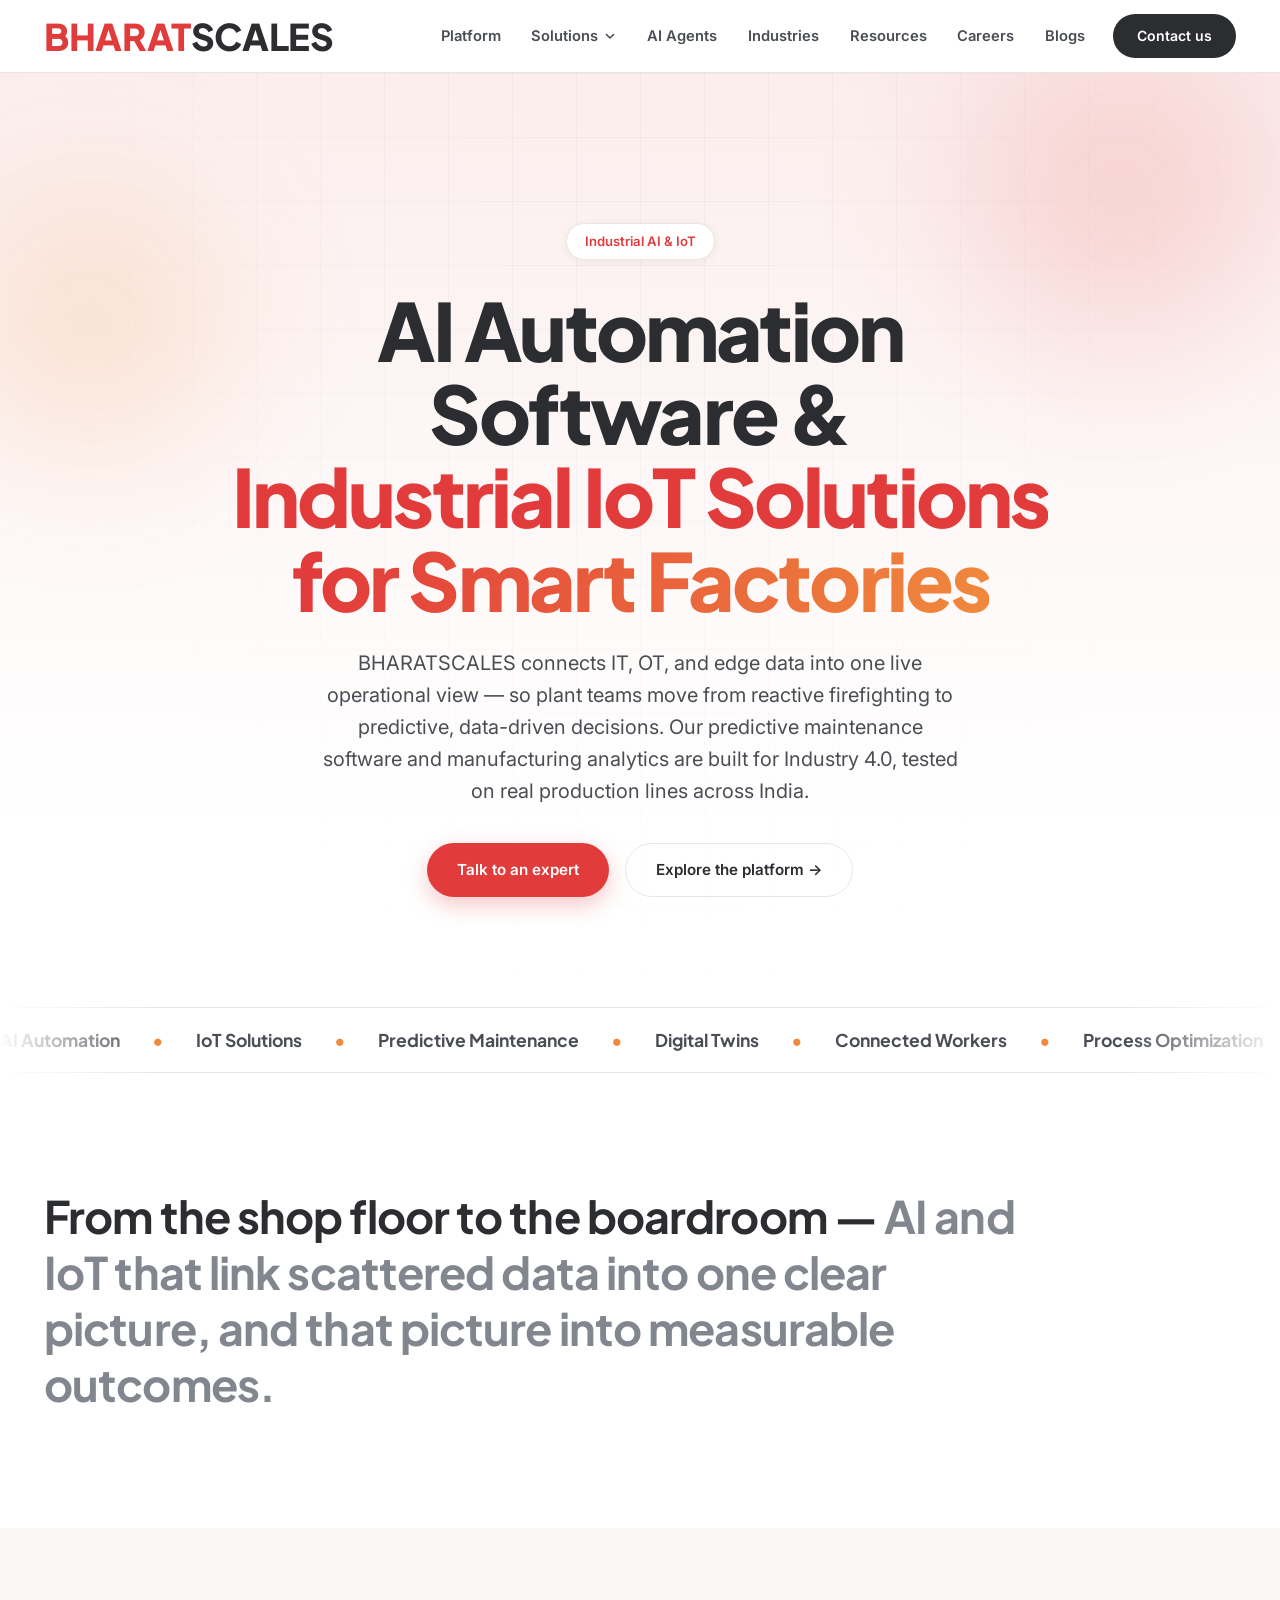
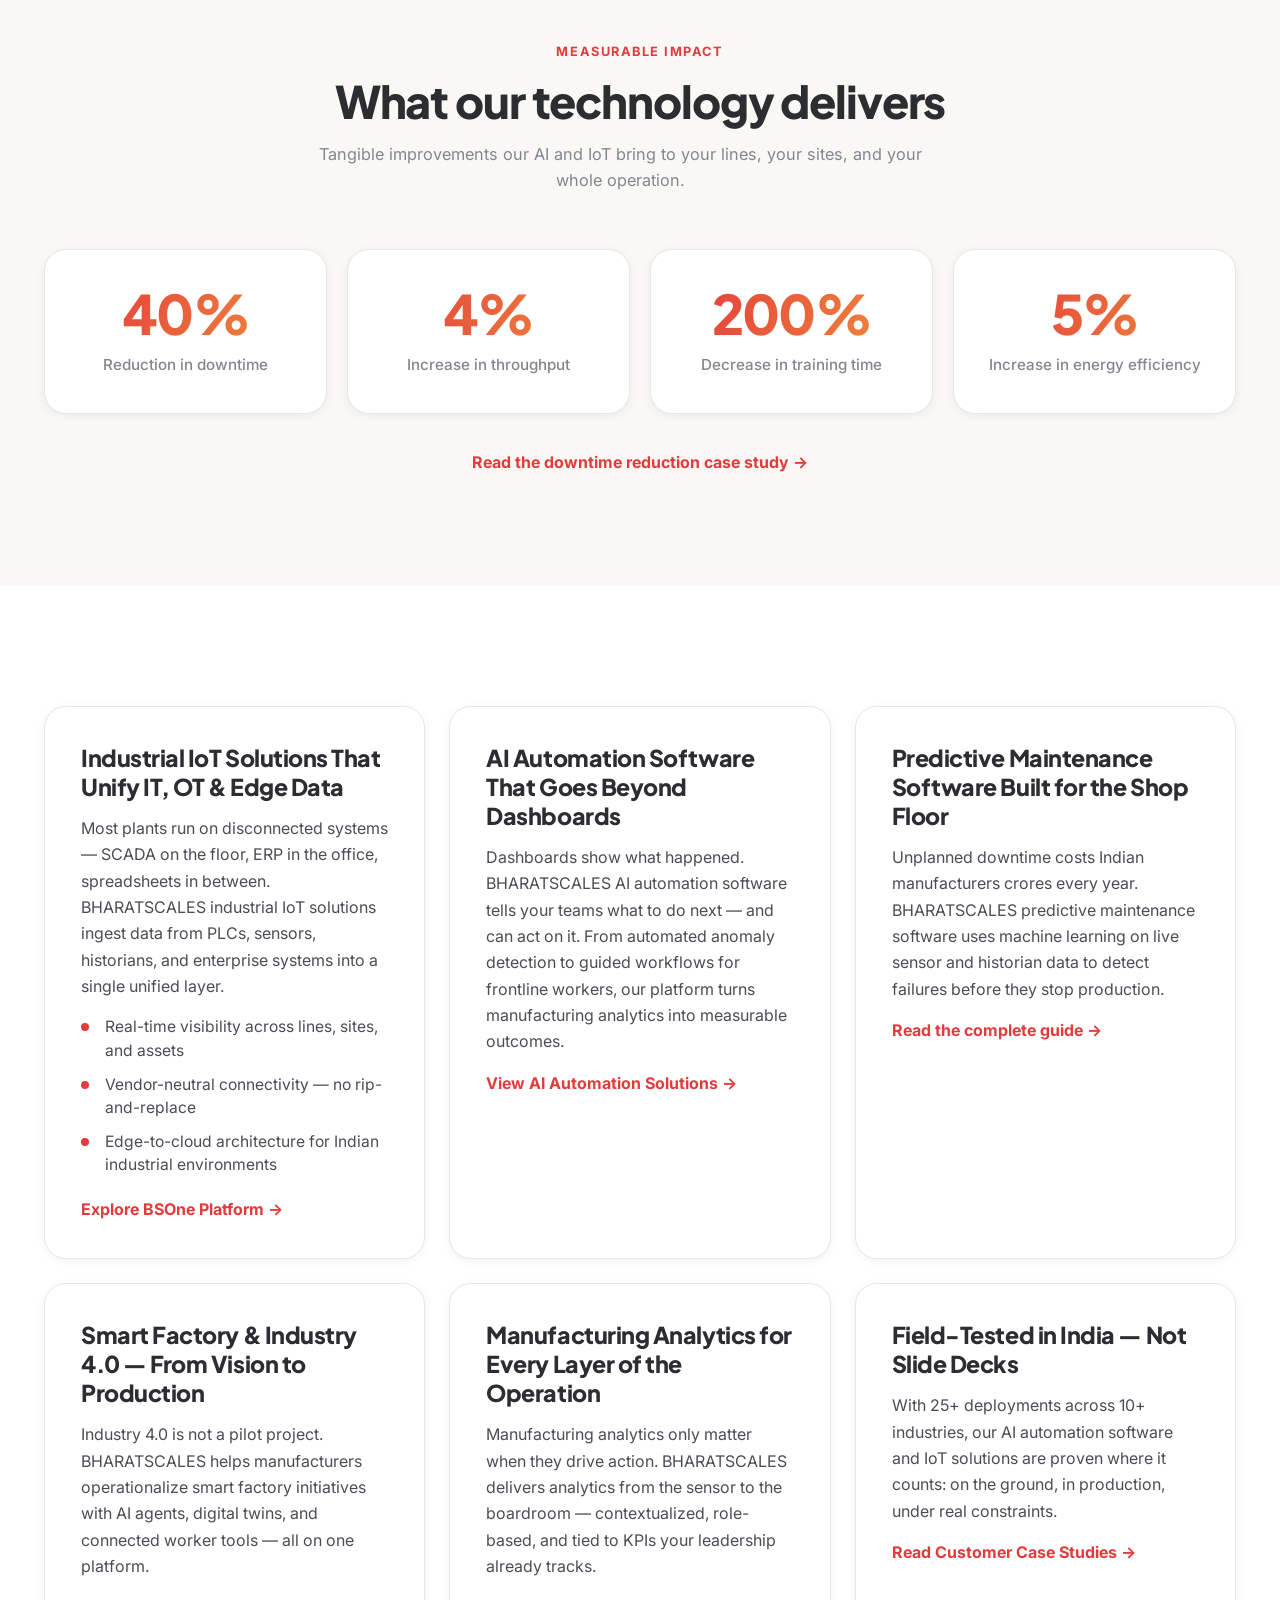
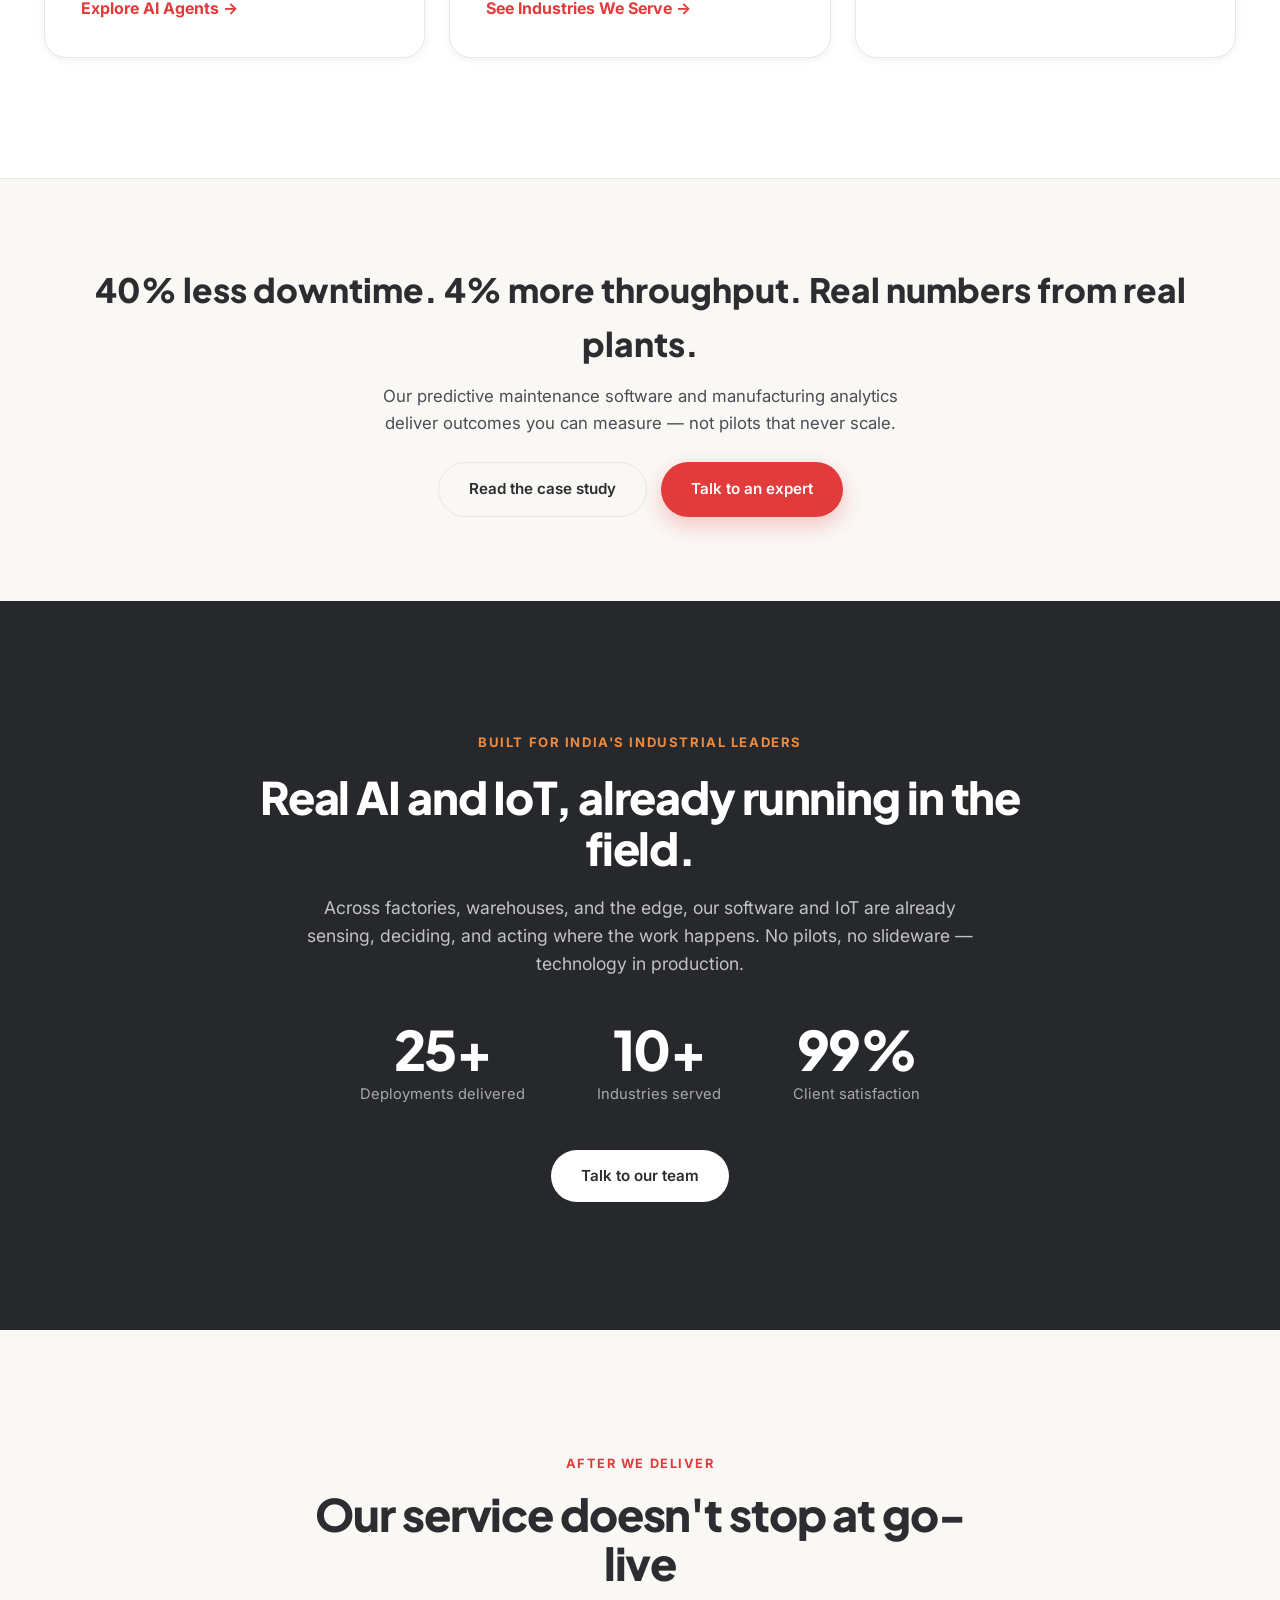
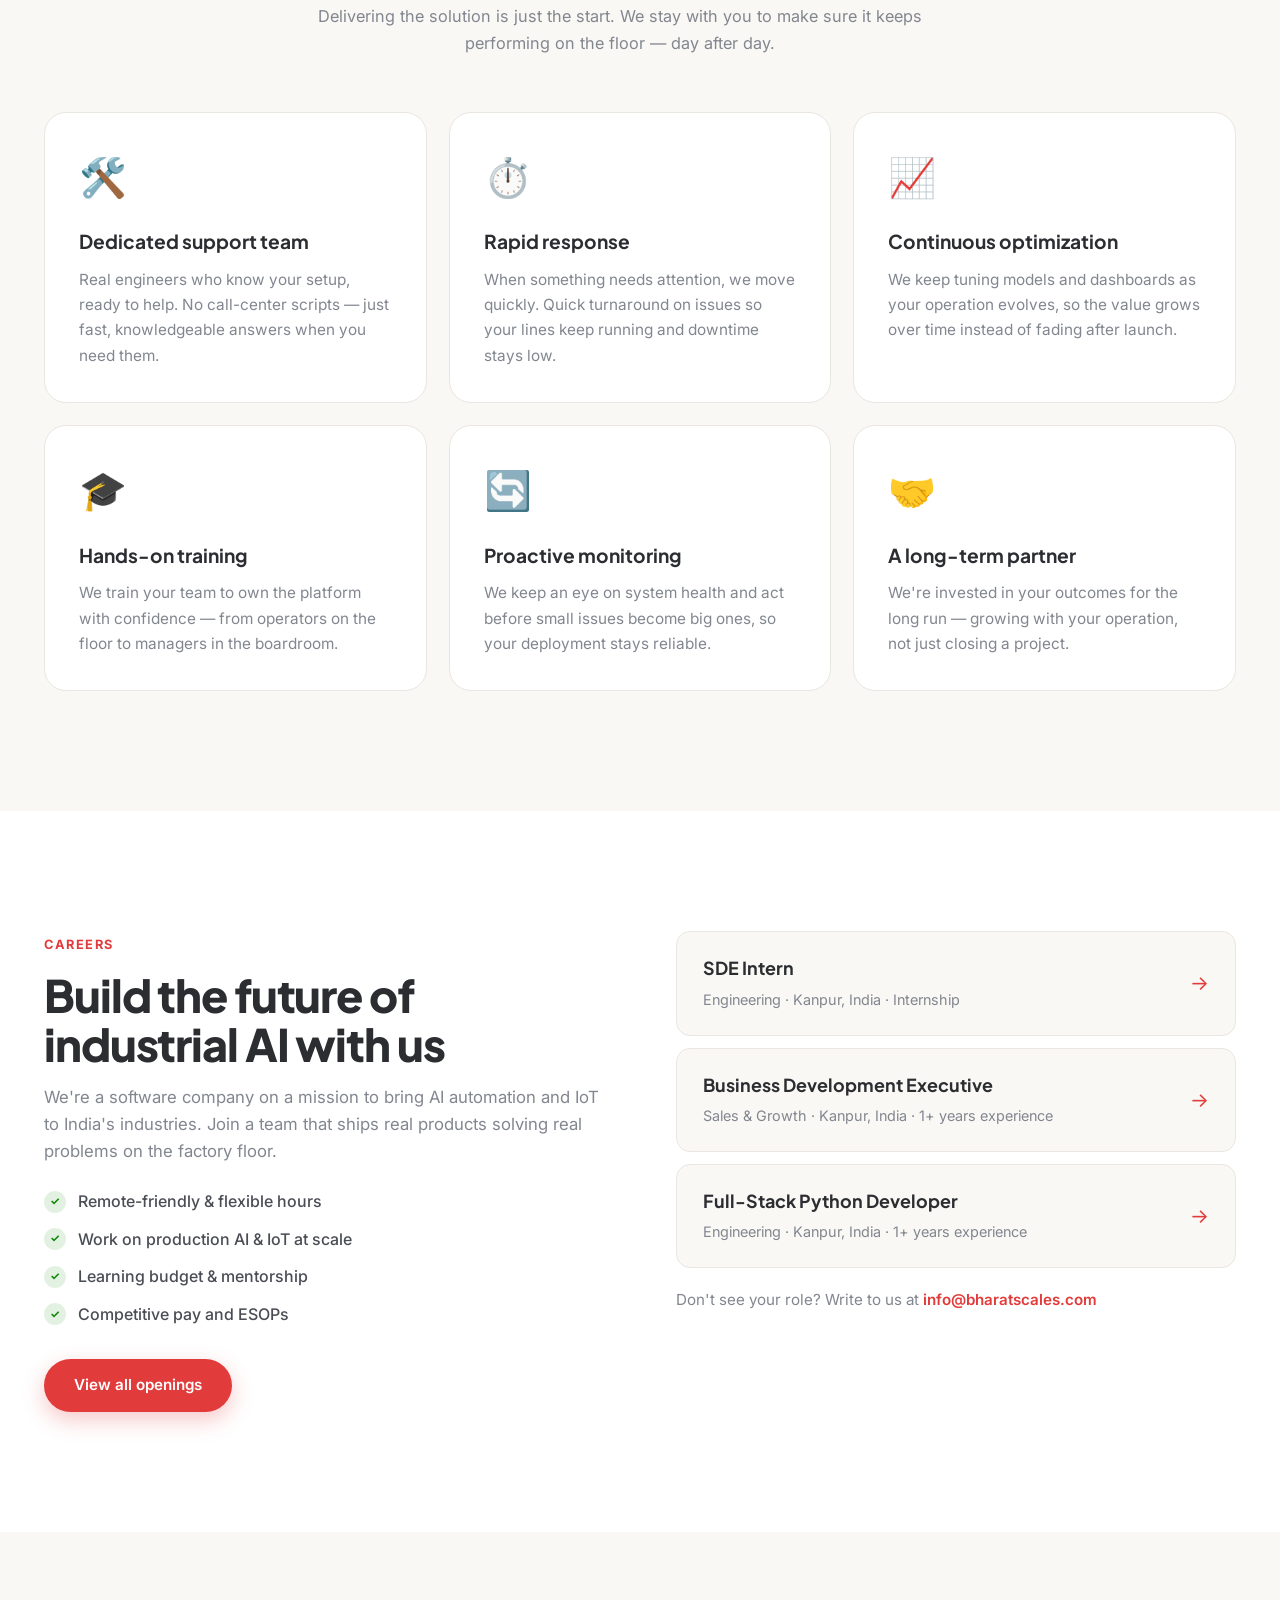
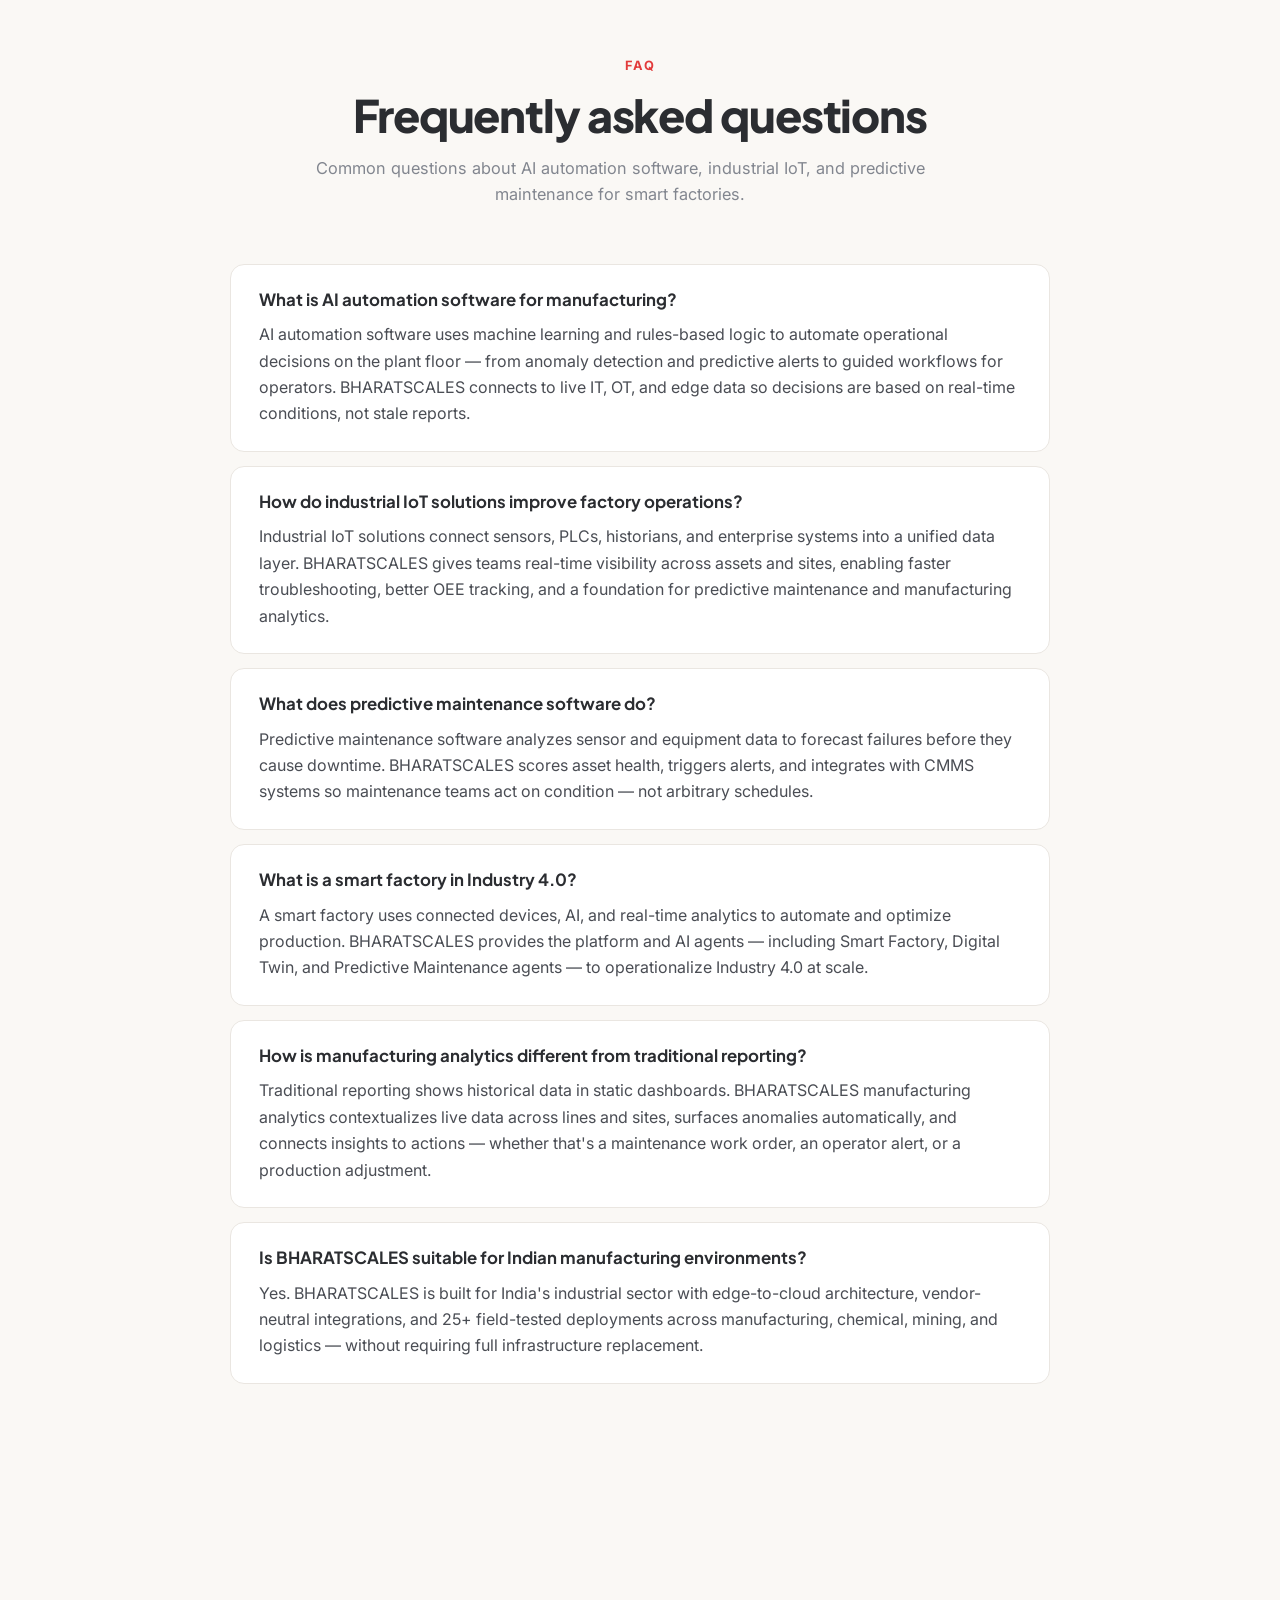
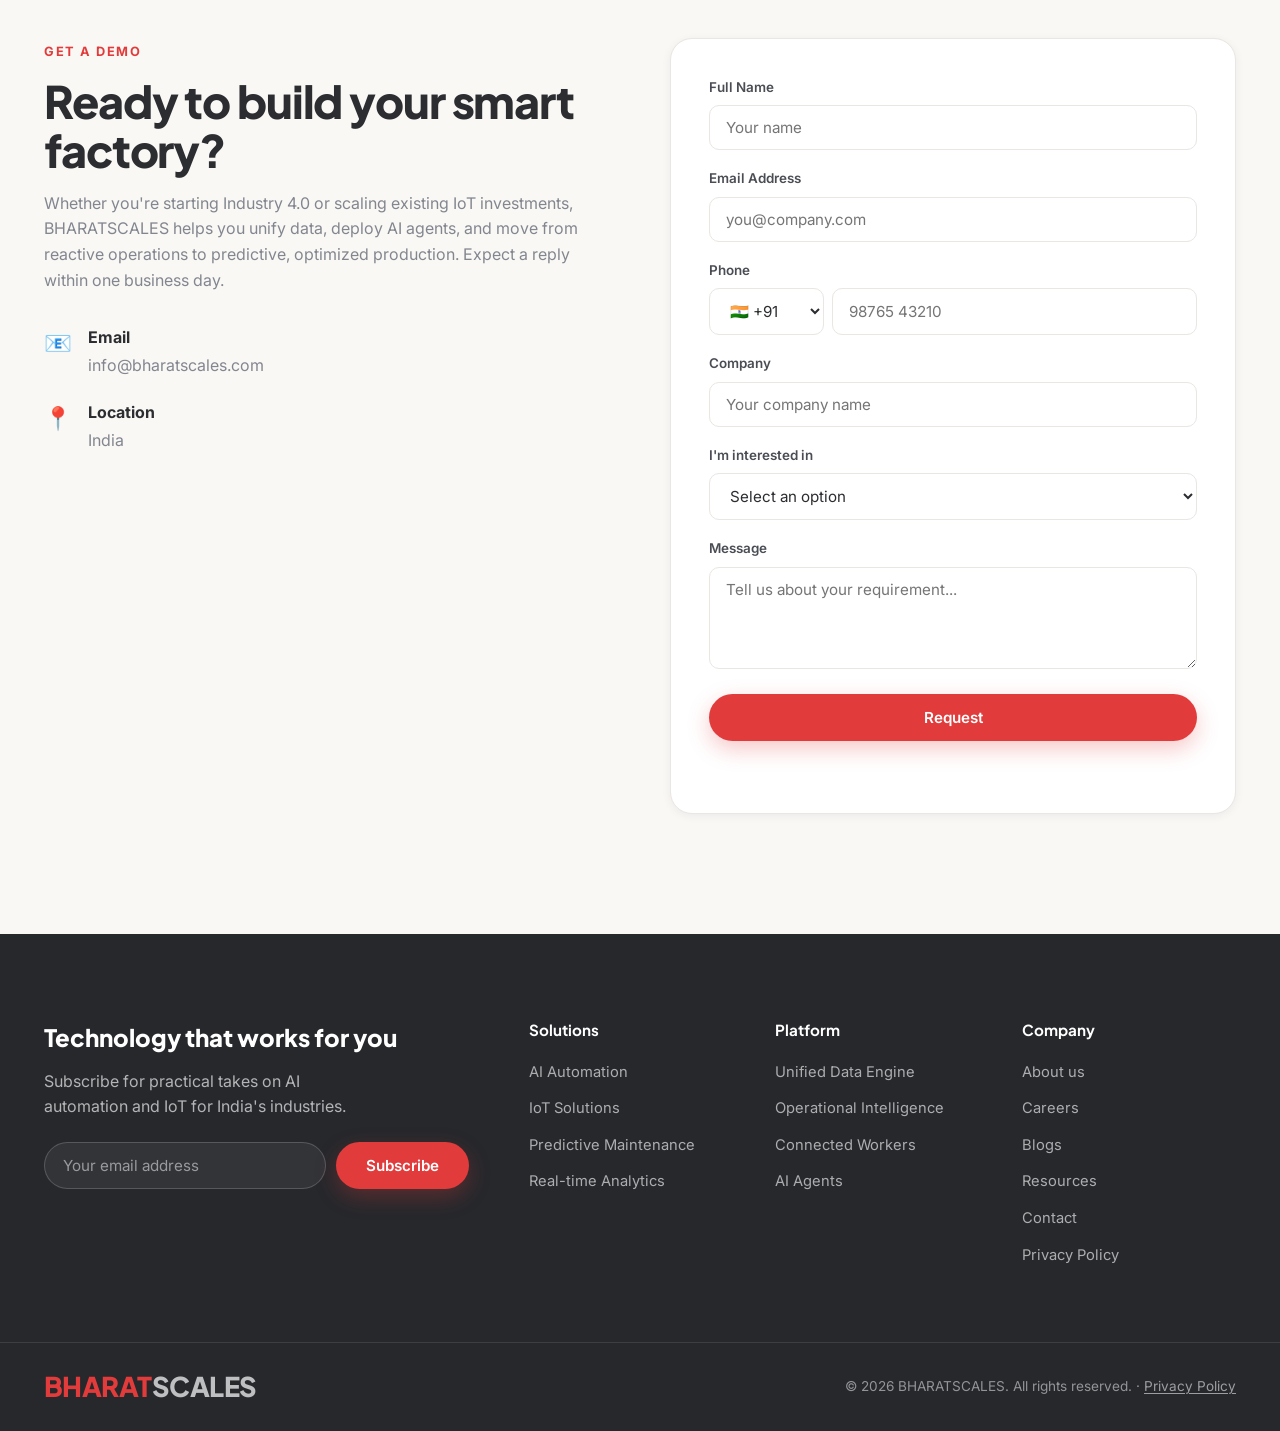
<file: index.html>
<!DOCTYPE html>
<html lang="en">
<head>
  <meta charset="UTF-8">
  <meta name="viewport" content="width=device-width, initial-scale=1.0">
  <meta name="description" content="AI automation software &amp; industrial IoT for smart factories. Predictive maintenance, manufacturing analytics &amp; Industry 4.0 — field-tested in India. Talk to an expert.">
  <title>AI Automation Software &amp; Industrial IoT Solutions | BHARATSCALES</title>
  <script type="application/ld+json">
  {
    "@context": "https://schema.org",
    "@graph": [
      {
        "@type": "Organization",
        "@id": "https://www.bharatscales.com/#organization",
        "name": "BHARATSCALES",
        "url": "https://www.bharatscales.com",
        "logo": "https://www.bharatscales.com/favicon.png",
        "description": "BHARATSCALES delivers AI automation software, industrial IoT solutions, and predictive maintenance software for smart factories and Industry 4.0 operations in India.",
        "email": "info@bharatscales.com",
        "address": { "@type": "PostalAddress", "addressCountry": "IN" }
      },
      {
        "@type": "WebSite",
        "@id": "https://www.bharatscales.com/#website",
        "url": "https://www.bharatscales.com",
        "name": "BHARATSCALES",
        "publisher": { "@id": "https://www.bharatscales.com/#organization" }
      },
      {
        "@type": "WebPage",
        "@id": "https://www.bharatscales.com/#webpage",
        "url": "https://www.bharatscales.com/",
        "name": "AI Automation Software & Industrial IoT Solutions | BHARATSCALES",
        "description": "BHARATSCALES delivers AI automation software, industrial IoT solutions, and predictive maintenance software for smart factories. Unify IT, OT and edge data to cut downtime and boost throughput.",
        "isPartOf": { "@id": "https://www.bharatscales.com/#website" },
        "about": { "@id": "https://www.bharatscales.com/#organization" }
      },
      {
        "@type": "SoftwareApplication",
        "name": "BSOne — Industrial Intelligence Framework",
        "applicationCategory": "BusinessApplication",
        "operatingSystem": "Web, Edge, Cloud",
        "description": "AI automation software and industrial IoT platform for predictive maintenance, manufacturing analytics, and smart factory operations.",
        "offers": {
          "@type": "Offer",
          "price": "0",
          "priceCurrency": "INR",
          "description": "Contact for enterprise pricing"
        },
        "provider": { "@id": "https://www.bharatscales.com/#organization" }
      },
      {
        "@type": "FAQPage",
        "mainEntity": [
          {
            "@type": "Question",
            "name": "What is AI automation software for manufacturing?",
            "acceptedAnswer": {
              "@type": "Answer",
              "text": "AI automation software uses machine learning and rules-based logic to automate operational decisions on the plant floor — from anomaly detection and predictive alerts to guided workflows for operators. BHARATSCALES connects to live IT, OT, and edge data so decisions are based on real-time conditions."
            }
          },
          {
            "@type": "Question",
            "name": "How do industrial IoT solutions improve factory operations?",
            "acceptedAnswer": {
              "@type": "Answer",
              "text": "Industrial IoT solutions connect sensors, PLCs, historians, and enterprise systems into a unified data layer. BHARATSCALES gives teams real-time visibility across assets and sites, enabling faster troubleshooting, better OEE tracking, and a foundation for predictive maintenance."
            }
          },
          {
            "@type": "Question",
            "name": "What does predictive maintenance software do?",
            "acceptedAnswer": {
              "@type": "Answer",
              "text": "Predictive maintenance software analyzes sensor and equipment data to forecast failures before they cause downtime. BHARATSCALES scores asset health, triggers alerts, and integrates with CMMS systems so maintenance teams act on condition — not arbitrary schedules."
            }
          },
          {
            "@type": "Question",
            "name": "What is a smart factory in Industry 4.0?",
            "acceptedAnswer": {
              "@type": "Answer",
              "text": "A smart factory uses connected devices, AI, and real-time analytics to automate and optimize production. BHARATSCALES provides the platform and AI agents — including Smart Factory, Digital Twin, and Predictive Maintenance agents — to operationalize Industry 4.0 at scale."
            }
          },
          {
            "@type": "Question",
            "name": "How is manufacturing analytics different from traditional reporting?",
            "acceptedAnswer": {
              "@type": "Answer",
              "text": "Traditional reporting shows historical data in static dashboards. BHARATSCALES manufacturing analytics contextualizes live data across lines and sites, surfaces anomalies automatically, and connects insights to actions like maintenance work orders and operator alerts."
            }
          },
          {
            "@type": "Question",
            "name": "Is BHARATSCALES suitable for Indian manufacturing environments?",
            "acceptedAnswer": {
              "@type": "Answer",
              "text": "Yes. BHARATSCALES is built for India's industrial sector with edge-to-cloud architecture, vendor-neutral integrations, and 25+ field-tested deployments across manufacturing, chemical, mining, and logistics."
            }
          }
        ]
      }
    ]
  }
  </script>
  <link rel="preconnect" href="https://fonts.googleapis.com">
  <link rel="preconnect" href="https://fonts.gstatic.com" crossorigin>
  <link href="https://fonts.googleapis.com/css2?family=Inter:wght@400;500;600;700&family=Plus+Jakarta+Sans:wght@500;600;700;800&display=swap" rel="stylesheet">
  <link rel="icon" type="image/png" href="favicon.png">
  <link rel="apple-touch-icon" href="favicon.png">
  <link rel="stylesheet" href="styles.css">
</head>

<body>
  <!-- Navigation -->
  <nav class="navbar" id="navbar">
    <div class="container nav-container">
      <a href="#home" class="header-brand">
        <span class="header-brand-primary">
          <span class="brand-word brand-word--blue">BHARAT</span><span class="brand-word brand-word--grey">SCALES</span>
        </span>
      </a>
      <button class="nav-toggle" id="navToggle" aria-label="Toggle navigation">
        <span></span>
        <span></span>
        <span></span>
      </button>
      <div class="nav-menu" id="navMenu">
        <ul class="nav-links" id="navLinks">
          <li><a href="platform.html">Platform</a></li>
          <li class="nav-dropdown">
            <button type="button" class="nav-dropdown-toggle" aria-expanded="false" aria-haspopup="true">
              Solutions
              <svg class="nav-chevron" viewBox="0 0 12 12" aria-hidden="true"><path d="M2.5 4.5 6 8l3.5-3.5" fill="none" stroke="currentColor" stroke-width="1.6" stroke-linecap="round" stroke-linejoin="round"/></svg>
            </button>
            <ul class="nav-dropdown-menu">
              <li><a href="solutions.html">Product or Services</a></li>
              <li><a href="free-tools.html">Free Tool and Software</a></li>
            </ul>
          </li>
          <li><a href="agents.html">AI Agents</a></li>
          <li><a href="industries.html">Industries</a></li>
          <li><a href="resources.html">Resources</a></li>
          <li><a href="#careers">Careers</a></li>
          <li><a href="blogs.html">Blogs</a></li>
        </ul>
        <a href="#contact" class="nav-enquiry-btn">Contact us</a>
      </div>
    </div>
  </nav>

  <!-- Hero Section -->
  <section class="hero" id="home">
    <div class="hero-bg">
      <div class="hero-orb hero-orb--1"></div>
      <div class="hero-orb hero-orb--2"></div>
      <div class="hero-grid"></div>
    </div>
    <div class="container hero-content">
      <span class="hero-eyebrow">Industrial AI &amp; IoT</span>
      <h1 class="hero-title">
        AI Automation Software &amp;<br>
        <span class="gradient-text">Industrial IoT Solutions for Smart Factories</span>
      </h1>
      <p class="hero-subtitle">
        BHARATSCALES connects IT, OT, and edge data into one live operational view — so plant teams move from
        reactive firefighting to predictive, data-driven decisions. Our predictive maintenance software and
        manufacturing analytics are built for Industry 4.0, tested on real production lines across India.
      </p>
      <div class="hero-actions">
        <a href="#contact" class="btn btn-primary">Talk to an expert</a>
        <a href="platform.html" class="btn btn-ghost">Explore the platform →</a>
      </div>
    </div>
    <div class="hero-marquee">
      <div class="marquee-track">
        <span>AI Automation</span><span>•</span>
        <span>IoT Solutions</span><span>•</span>
        <span>Predictive Maintenance</span><span>•</span>
        <span>Digital Twins</span><span>•</span>
        <span>Connected Workers</span><span>•</span>
        <span>Process Optimization</span><span>•</span>
        <span>AI Automation</span><span>•</span>
        <span>IoT Solutions</span><span>•</span>
        <span>Predictive Maintenance</span><span>•</span>
        <span>Digital Twins</span><span>•</span>
        <span>Connected Workers</span><span>•</span>
        <span>Process Optimization</span><span>•</span>
      </div>
    </div>
  </section>

  <!-- Statement -->
  <section class="statement">
    <div class="container">
      <h2 class="statement-title">
        From the shop floor to the boardroom — <span class="muted">AI and IoT that link scattered data into one clear picture, and that picture into measurable outcomes.</span>
      </h2>
    </div>
  </section>

  <!-- Results band -->
  <section class="results">
    <div class="container">
      <div class="section-header">
        <span class="section-tag">Measurable impact</span>
        <h2 class="section-title">What our technology delivers</h2>
        <p class="section-desc">Tangible improvements our AI and IoT bring to your lines, your sites, and your whole operation.</p>
      </div>
      <div class="results-grid">
        <div class="result">
          <span class="result-num" data-target="40" data-suffix="%">0%</span>
          <span class="result-label">Reduction in downtime</span>
        </div>
        <div class="result">
          <span class="result-num" data-target="4" data-suffix="%">0%</span>
          <span class="result-label">Increase in throughput</span>
        </div>
        <div class="result">
          <span class="result-num" data-target="200" data-suffix="%">0%</span>
          <span class="result-label">Decrease in training time</span>
        </div>
        <div class="result">
          <span class="result-num" data-target="5" data-suffix="%">0%</span>
          <span class="result-label">Increase in energy efficiency</span>
        </div>
      </div>
      <p class="results-footnote">
        <a href="blog.html?slug=downtime-case-study" class="link-arrow">Read the downtime reduction case study →</a>
      </p>
    </div>
  </section>

  <!-- SEO content sections -->
  <section class="seo-content" id="solutions-overview">
    <div class="container">
      <div class="seo-content-grid">
        <article class="seo-block">
          <h2 class="seo-block-title">Industrial IoT Solutions That Unify IT, OT &amp; Edge Data</h2>
          <p>Most plants run on disconnected systems — SCADA on the floor, ERP in the office, spreadsheets in between. BHARATSCALES industrial IoT solutions ingest data from PLCs, sensors, historians, and enterprise systems into a single unified layer.</p>
          <ul class="seo-block-list">
            <li>Real-time visibility across lines, sites, and assets</li>
            <li>Vendor-neutral connectivity — no rip-and-replace</li>
            <li>Edge-to-cloud architecture for Indian industrial environments</li>
          </ul>
          <a href="platform.html" class="link-arrow">Explore BSOne Platform →</a>
        </article>
        <article class="seo-block">
          <h2 class="seo-block-title">AI Automation Software That Goes Beyond Dashboards</h2>
          <p>Dashboards show what happened. BHARATSCALES AI automation software tells your teams what to do next — and can act on it. From automated anomaly detection to guided workflows for frontline workers, our platform turns manufacturing analytics into measurable outcomes.</p>
          <a href="solutions.html" class="link-arrow">View AI Automation Solutions →</a>
        </article>
        <article class="seo-block">
          <h2 class="seo-block-title">Predictive Maintenance Software Built for the Shop Floor</h2>
          <p>Unplanned downtime costs Indian manufacturers crores every year. BHARATSCALES predictive maintenance software uses machine learning on live sensor and historian data to detect failures before they stop production.</p>
          <a href="blog.html?slug=predictive-maintenance-software-guide" class="link-arrow">Read the complete guide →</a>
        </article>
        <article class="seo-block">
          <h2 class="seo-block-title">Smart Factory &amp; Industry 4.0 — From Vision to Production</h2>
          <p>Industry 4.0 is not a pilot project. BHARATSCALES helps manufacturers operationalize smart factory initiatives with AI agents, digital twins, and connected worker tools — all on one platform.</p>
          <a href="agents.html" class="link-arrow">Explore AI Agents →</a>
        </article>
        <article class="seo-block">
          <h2 class="seo-block-title">Manufacturing Analytics for Every Layer of the Operation</h2>
          <p>Manufacturing analytics only matter when they drive action. BHARATSCALES delivers analytics from the sensor to the boardroom — contextualized, role-based, and tied to KPIs your leadership already tracks.</p>
          <a href="industries.html" class="link-arrow">See Industries We Serve →</a>
        </article>
        <article class="seo-block">
          <h2 class="seo-block-title">Field-Tested in India — Not Slide Decks</h2>
          <p>With 25+ deployments across 10+ industries, our AI automation software and IoT solutions are proven where it counts: on the ground, in production, under real constraints.</p>
          <a href="resources.html" class="link-arrow">Read Customer Case Studies →</a>
        </article>
      </div>
    </div>
  </section>

  <!-- Mid-page CTA -->
  <section class="page-cta page-cta--compact">
    <div class="container">
      <h2>40% less downtime. 4% more throughput. Real numbers from real plants.</h2>
      <p>Our predictive maintenance software and manufacturing analytics deliver outcomes you can measure — not pilots that never scale.</p>
      <div class="page-cta-actions">
        <a href="blog.html?slug=downtime-case-study" class="btn btn-ghost">Read the case study</a>
        <a href="#contact" class="btn btn-primary">Talk to an expert</a>
      </div>
    </div>
  </section>

  <!-- Trust band -->
  <section class="trust" id="platform">
    <div class="container trust-inner">
      <span class="trust-eyebrow">Built for India's industrial leaders</span>
      <h2 class="trust-title">Real AI and IoT, already running in the field.</h2>
      <p class="trust-text">
        Across factories, warehouses, and the edge, our software and IoT are already sensing, deciding,
        and acting where the work happens. No pilots, no slideware — technology in production.
      </p>
      <div class="trust-stats">
        <div class="trust-stat">
          <span class="trust-num" data-target="25" data-suffix="+">0</span>
          <span class="trust-label">Deployments delivered</span>
        </div>
        <div class="trust-stat">
          <span class="trust-num" data-target="10" data-suffix="+">0</span>
          <span class="trust-label">Industries served</span>
        </div>
        <div class="trust-stat">
          <span class="trust-num" data-target="99" data-suffix="%">0</span>
          <span class="trust-label">Client satisfaction</span>
        </div>
      </div>
      <a href="#contact" class="btn btn-light">Talk to our team</a>
    </div>
  </section>

  <!-- Service & support -->
  <section class="solutions" id="support">
    <div class="container">
      <div class="section-header">
        <span class="section-tag">After we deliver</span>
        <h2 class="section-title">Our service doesn't stop at go-live</h2>
        <p class="section-desc">Delivering the solution is just the start. We stay with you to make sure it keeps performing on the floor — day after day.</p>
      </div>
      <div class="solutions-grid">
        <article class="solution-card">
          <div class="solution-icon">🛠️</div>
          <h3>Dedicated support team</h3>
          <p>Real engineers who know your setup, ready to help. No call-center scripts — just fast, knowledgeable answers when you need them.</p>
        </article>
        <article class="solution-card">
          <div class="solution-icon">⏱️</div>
          <h3>Rapid response</h3>
          <p>When something needs attention, we move quickly. Quick turnaround on issues so your lines keep running and downtime stays low.</p>
        </article>
        <article class="solution-card">
          <div class="solution-icon">📈</div>
          <h3>Continuous optimization</h3>
          <p>We keep tuning models and dashboards as your operation evolves, so the value grows over time instead of fading after launch.</p>
        </article>
        <article class="solution-card">
          <div class="solution-icon">🎓</div>
          <h3>Hands-on training</h3>
          <p>We train your team to own the platform with confidence — from operators on the floor to managers in the boardroom.</p>
        </article>
        <article class="solution-card">
          <div class="solution-icon">🔄</div>
          <h3>Proactive monitoring</h3>
          <p>We keep an eye on system health and act before small issues become big ones, so your deployment stays reliable.</p>
        </article>
        <article class="solution-card">
          <div class="solution-icon">🤝</div>
          <h3>A long-term partner</h3>
          <p>We're invested in your outcomes for the long run — growing with your operation, not just closing a project.</p>
        </article>
      </div>
    </div>
  </section>

  <!-- Careers -->
  <section class="careers" id="careers">
    <div class="container">
      <div class="careers-grid">
        <div class="careers-intro">
          <span class="section-tag">Careers</span>
          <h2 class="section-title">Build the future of industrial AI with us</h2>
          <p>We're a software company on a mission to bring AI automation and IoT to India's industries. Join a team that ships real products solving real problems on the factory floor.</p>
          <ul class="careers-perks">
            <li><span class="check">✓</span> Remote-friendly &amp; flexible hours</li>
            <li><span class="check">✓</span> Work on production AI &amp; IoT at scale</li>
            <li><span class="check">✓</span> Learning budget &amp; mentorship</li>
            <li><span class="check">✓</span> Competitive pay and ESOPs</li>
          </ul>
          <a href="mailto:careers@bharatscales.com" class="btn btn-primary">View all openings</a>
        </div>
        <div class="careers-list">
          <a href="job.html?role=sde-intern" class="job-card">
            <div class="job-info">
              <h3>SDE Intern</h3>
              <span class="job-meta">Engineering · Kanpur, India · Internship</span>
            </div>
            <span class="job-arrow">→</span>
          </a>
          <a href="job.html?role=business-developer" class="job-card">
            <div class="job-info">
              <h3>Business Development Executive</h3>
              <span class="job-meta">Sales &amp; Growth · Kanpur, India · 1+ years experience</span>
            </div>
            <span class="job-arrow">→</span>
          </a>
          <a href="job.html?role=fullstack-python-developer" class="job-card">
            <div class="job-info">
              <h3>Full-Stack Python Developer</h3>
              <span class="job-meta">Engineering · Kanpur, India · 1+ years experience</span>
            </div>
            <span class="job-arrow">→</span>
          </a>
          <p class="careers-note">Don't see your role? Write to us at <a href="mailto:info@bharatscales.com">info@bharatscales.com</a></p>
        </div>
      </div>
    </div>
  </section>

  <!-- FAQ -->
  <section class="faq" id="faq">
    <div class="container">
      <div class="section-header">
        <span class="section-tag">FAQ</span>
        <h2 class="section-title">Frequently asked questions</h2>
        <p class="section-desc">Common questions about AI automation software, industrial IoT, and predictive maintenance for smart factories.</p>
      </div>
      <dl class="faq-list">
        <div class="faq-item">
          <dt>What is AI automation software for manufacturing?</dt>
          <dd>AI automation software uses machine learning and rules-based logic to automate operational decisions on the plant floor — from anomaly detection and predictive alerts to guided workflows for operators. BHARATSCALES connects to live IT, OT, and edge data so decisions are based on real-time conditions, not stale reports.</dd>
        </div>
        <div class="faq-item">
          <dt>How do industrial IoT solutions improve factory operations?</dt>
          <dd>Industrial IoT solutions connect sensors, PLCs, historians, and enterprise systems into a unified data layer. BHARATSCALES gives teams real-time visibility across assets and sites, enabling faster troubleshooting, better OEE tracking, and a foundation for predictive maintenance and manufacturing analytics.</dd>
        </div>
        <div class="faq-item">
          <dt>What does predictive maintenance software do?</dt>
          <dd>Predictive maintenance software analyzes sensor and equipment data to forecast failures before they cause downtime. BHARATSCALES scores asset health, triggers alerts, and integrates with CMMS systems so maintenance teams act on condition — not arbitrary schedules.</dd>
        </div>
        <div class="faq-item">
          <dt>What is a smart factory in Industry 4.0?</dt>
          <dd>A smart factory uses connected devices, AI, and real-time analytics to automate and optimize production. BHARATSCALES provides the platform and AI agents — including Smart Factory, Digital Twin, and Predictive Maintenance agents — to operationalize Industry 4.0 at scale.</dd>
        </div>
        <div class="faq-item">
          <dt>How is manufacturing analytics different from traditional reporting?</dt>
          <dd>Traditional reporting shows historical data in static dashboards. BHARATSCALES manufacturing analytics contextualizes live data across lines and sites, surfaces anomalies automatically, and connects insights to actions — whether that's a maintenance work order, an operator alert, or a production adjustment.</dd>
        </div>
        <div class="faq-item">
          <dt>Is BHARATSCALES suitable for Indian manufacturing environments?</dt>
          <dd>Yes. BHARATSCALES is built for India's industrial sector with edge-to-cloud architecture, vendor-neutral integrations, and 25+ field-tested deployments across manufacturing, chemical, mining, and logistics — without requiring full infrastructure replacement.</dd>
        </div>
      </dl>
    </div>
  </section>

  <!-- Contact -->
  <section class="contact" id="contact">
    <div class="container contact-container">
      <div class="contact-info">
        <span class="section-tag">Get a demo</span>
        <h2 class="section-title">Ready to build your smart factory?</h2>
        <p>Whether you're starting Industry 4.0 or scaling existing IoT investments, BHARATSCALES helps you unify data, deploy AI agents, and move from reactive operations to predictive, optimized production. Expect a reply within one business day.</p>
        <div class="contact-details">
          <div class="contact-item">
            <span class="contact-icon">📧</span>
            <div>
              <strong>Email</strong>
              <p>info@bharatscales.com</p>
            </div>
          </div>
          <div class="contact-item">
            <span class="contact-icon">📍</span>
            <div>
              <strong>Location</strong>
              <p>India</p>
            </div>
          </div>
        </div>
      </div>
      <form class="contact-form" id="contactForm">
        <div class="form-group">
          <label for="name">Full Name</label>
          <input type="text" id="name" name="name" placeholder="Your name" required>
        </div>
        <div class="form-group">
          <label for="email">Email Address</label>
          <input type="email" id="email" name="email" placeholder="you@company.com" required>
        </div>
        <div class="form-group">
          <label for="phone">Phone</label>
          <div class="phone-input">
            <select id="countryCode" name="countryCode" aria-label="Country code">
              <option value="+91" selected>🇮🇳 +91</option>
              <option value="+1">🇺🇸 +1</option>
              <option value="+44">🇬🇧 +44</option>
              <option value="+61">🇦🇺 +61</option>
              <option value="+971">🇦🇪 +971</option>
              <option value="+65">🇸🇬 +65</option>
              <option value="+49">🇩🇪 +49</option>
              <option value="+33">🇫🇷 +33</option>
              <option value="+81">🇯🇵 +81</option>
              <option value="+86">🇨🇳 +86</option>
              <option value="+966">🇸🇦 +966</option>
              <option value="+880">🇧🇩 +880</option>
              <option value="+94">🇱🇰 +94</option>
              <option value="+977">🇳🇵 +977</option>
            </select>
            <input type="tel" id="phone" name="phone" placeholder="98765 43210" required>
          </div>
        </div>
        <div class="form-group">
          <label for="company">Company</label>
          <input type="text" id="company" name="company" placeholder="Your company name">
        </div>
        <div class="form-group">
          <label for="service">I'm interested in</label>
          <select id="service" name="service">
            <option value="">Select an option</option>
            <option value="ai">AI Automation Software</option>
            <option value="iot">IoT Solutions</option>
            <option value="predictive">Predictive Maintenance</option>
            <option value="digital-twin">Digital Twins</option>
            <option value="consulting">Consulting</option>
            <option value="other">Other</option>
          </select>
        </div>
        <div class="form-group">
          <label for="message">Message</label>
          <textarea id="message" name="message" rows="4" placeholder="Tell us about your requirement..." required></textarea>
        </div>
        <button type="submit" class="btn btn-primary btn-full">Request</button>
        <p class="form-note" id="formNote"></p>
      </form>
    </div>
  </section>

  <!-- Footer -->
  <footer class="footer">
    <div class="container footer-top">
      <div class="footer-subscribe">
        <h3>Technology that works for you</h3>
        <p>Subscribe for practical takes on AI automation and IoT for India's industries.</p>
        <form class="subscribe-form" id="subscribeForm">
          <input type="email" placeholder="Your email address" aria-label="Email address" required>
          <button type="submit" class="btn btn-primary">Subscribe</button>
        </form>
        <p class="subscribe-note" id="subscribeNote"></p>
      </div>
      <div class="footer-cols">
        <div class="footer-links">
          <h4>Solutions</h4>
          <ul>
            <li><a href="solutions.html">AI Automation</a></li>
            <li><a href="solutions.html">IoT Solutions</a></li>
            <li><a href="solutions.html">Predictive Maintenance</a></li>
            <li><a href="solutions.html">Real-time Analytics</a></li>
          </ul>
        </div>
        <div class="footer-links">
          <h4>Platform</h4>
          <ul>
            <li><a href="platform.html">Unified Data Engine</a></li>
            <li><a href="platform.html">Operational Intelligence</a></li>
            <li><a href="platform.html">Connected Workers</a></li>
            <li><a href="agents.html">AI Agents</a></li>
          </ul>
        </div>
        <div class="footer-links">
          <h4>Company</h4>
          <ul>
            <li><a href="#home">About us</a></li>
            <li><a href="#careers">Careers</a></li>
            <li><a href="blogs.html">Blogs</a></li>
            <li><a href="resources.html">Resources</a></li>
            <li><a href="#contact">Contact</a></li>
            <li><a href="privacy-policy.html">Privacy Policy</a></li>
          </ul>
        </div>
      </div>
    </div>
    <div class="footer-bottom">
      <div class="container footer-bottom-inner">
        <a href="#home" class="footer-brand">
          <span class="brand-word brand-word--blue">BHARAT</span><span class="brand-word brand-word--grey">SCALES</span>
        </a>
        <p>&copy; 2026 BHARATSCALES. All rights reserved. · <a href="privacy-policy.html" class="footer-legal-link">Privacy Policy</a></p>
      </div>
    </div>
  </footer>

  <script src="script.js"></script>
</body>
</html>
</file>
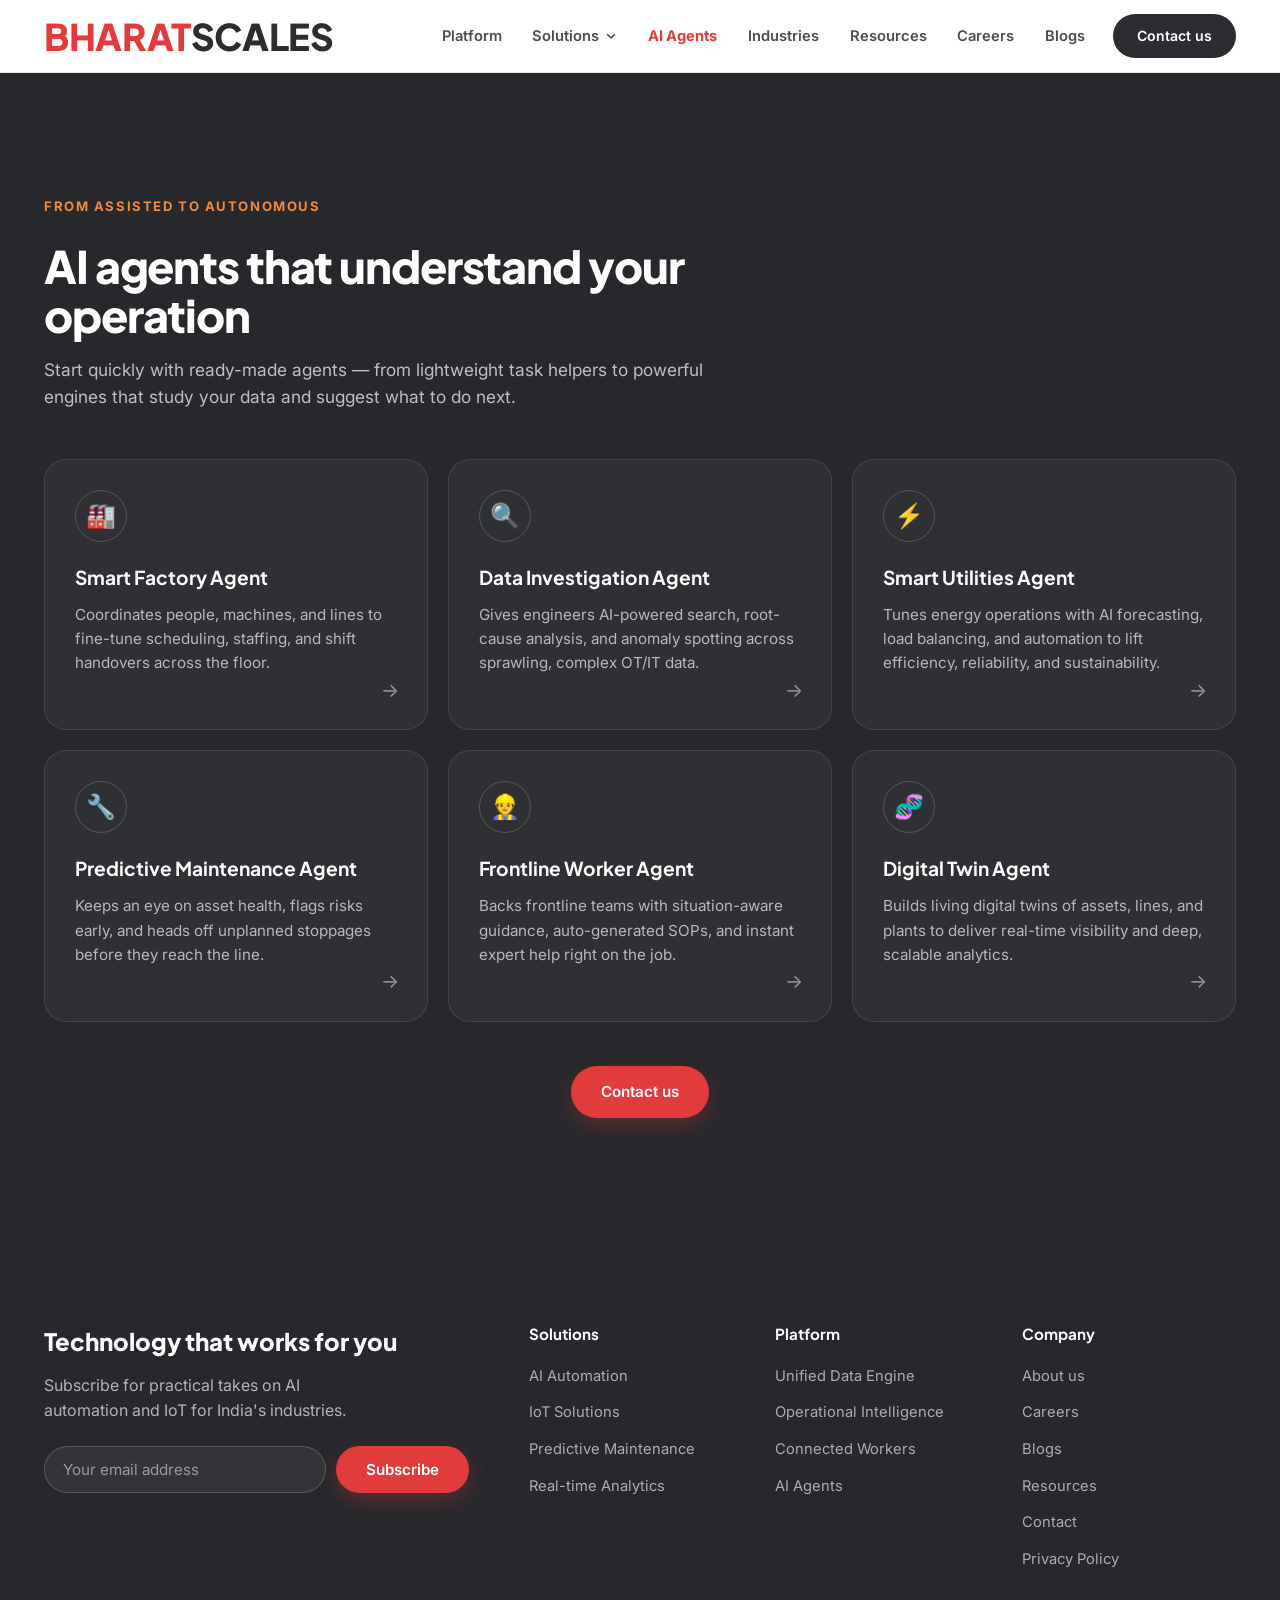
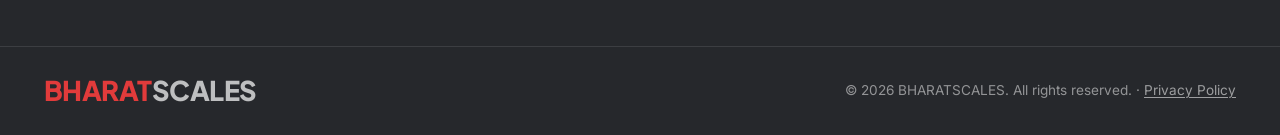
<file: agents.html>
<!DOCTYPE html>
<html lang="en">
<head>
  <meta charset="UTF-8">
  <meta name="viewport" content="width=device-width, initial-scale=1.0">
  <meta name="description" content="BHARATSCALES AI agents — from assisted to autonomous agents that understand your operation.">
  <title>AI Agents | BHARATSCALES</title>
  <link rel="preconnect" href="https://fonts.googleapis.com">
  <link rel="preconnect" href="https://fonts.gstatic.com" crossorigin>
  <link href="https://fonts.googleapis.com/css2?family=Inter:wght@400;500;600;700&family=Plus+Jakarta+Sans:wght@500;600;700;800&display=swap" rel="stylesheet">
  <link rel="icon" type="image/png" href="favicon.png">
  <link rel="apple-touch-icon" href="favicon.png">
  <link rel="stylesheet" href="styles.css">
</head>
<body>
  <nav class="navbar scrolled" id="navbar">
    <div class="container nav-container">
      <a href="index.html#home" class="header-brand">
        <span class="header-brand-primary">
          <span class="brand-word brand-word--blue">BHARAT</span><span class="brand-word brand-word--grey">SCALES</span>
        </span>
      </a>
      <button class="nav-toggle" id="navToggle" aria-label="Toggle navigation">
        <span></span>
        <span></span>
        <span></span>
      </button>
      <div class="nav-menu" id="navMenu">
        <ul class="nav-links" id="navLinks">
          <li><a href="platform.html">Platform</a></li>
          <li class="nav-dropdown">
            <button type="button" class="nav-dropdown-toggle" aria-expanded="false" aria-haspopup="true">
              Solutions
              <svg class="nav-chevron" viewBox="0 0 12 12" aria-hidden="true"><path d="M2.5 4.5 6 8l3.5-3.5" fill="none" stroke="currentColor" stroke-width="1.6" stroke-linecap="round" stroke-linejoin="round"/></svg>
            </button>
            <ul class="nav-dropdown-menu">
              <li><a href="solutions.html">Product or Services</a></li>
              <li><a href="free-tools.html">Free Tool and Software</a></li>
            </ul>
          </li>
          <li><a href="agents.html" class="active">AI Agents</a></li>
          <li><a href="industries.html">Industries</a></li>
          <li><a href="resources.html">Resources</a></li>
          <li><a href="index.html#careers">Careers</a></li>
          <li><a href="blogs.html">Blogs</a></li>
        </ul>
        <a href="index.html#contact" class="nav-enquiry-btn">Contact us</a>
      </div>
    </div>
  </nav>

  <main>
    <!-- AI Agents -->
    <section class="agents" id="agents">
      <div class="container">
        <div class="agents-head">
          <span class="trust-eyebrow">From assisted to autonomous</span>
          <h2 class="agents-title">AI agents that understand your operation</h2>
          <p class="agents-sub">Start quickly with ready-made agents — from lightweight task helpers to powerful engines that study your data and suggest what to do next.</p>
        </div>
        <div class="agents-grid">
          <article class="agent-card">
            <div class="agent-icon">🏭</div>
            <h3>Smart Factory Agent</h3>
            <p>Coordinates people, machines, and lines to fine-tune scheduling, staffing, and shift handovers across the floor.</p>
            <span class="agent-arrow">→</span>
          </article>
          <article class="agent-card">
            <div class="agent-icon">🔍</div>
            <h3>Data Investigation Agent</h3>
            <p>Gives engineers AI-powered search, root-cause analysis, and anomaly spotting across sprawling, complex OT/IT data.</p>
            <span class="agent-arrow">→</span>
          </article>
          <article class="agent-card">
            <div class="agent-icon">⚡</div>
            <h3>Smart Utilities Agent</h3>
            <p>Tunes energy operations with AI forecasting, load balancing, and automation to lift efficiency, reliability, and sustainability.</p>
            <span class="agent-arrow">→</span>
          </article>
          <article class="agent-card">
            <div class="agent-icon">🔧</div>
            <h3>Predictive Maintenance Agent</h3>
            <p>Keeps an eye on asset health, flags risks early, and heads off unplanned stoppages before they reach the line.</p>
            <span class="agent-arrow">→</span>
          </article>
          <article class="agent-card">
            <div class="agent-icon">👷</div>
            <h3>Frontline Worker Agent</h3>
            <p>Backs frontline teams with situation-aware guidance, auto-generated SOPs, and instant expert help right on the job.</p>
            <span class="agent-arrow">→</span>
          </article>
          <article class="agent-card">
            <div class="agent-icon">🧬</div>
            <h3>Digital Twin Agent</h3>
            <p>Builds living digital twins of assets, lines, and plants to deliver real-time visibility and deep, scalable analytics.</p>
            <span class="agent-arrow">→</span>
          </article>
        </div>
        <div class="agents-cta">
          <a href="index.html#contact" class="btn btn-primary">Contact us</a>
        </div>
      </div>
    </section>
  </main>

  <footer class="footer">
    <div class="container footer-top">
      <div class="footer-subscribe">
        <h3>Technology that works for you</h3>
        <p>Subscribe for practical takes on AI automation and IoT for India's industries.</p>
        <form class="subscribe-form" id="subscribeForm">
          <input type="email" placeholder="Your email address" aria-label="Email address" required>
          <button type="submit" class="btn btn-primary">Subscribe</button>
        </form>
        <p class="subscribe-note" id="subscribeNote"></p>
      </div>
      <div class="footer-cols">
        <div class="footer-links">
          <h4>Solutions</h4>
          <ul>
            <li><a href="solutions.html">AI Automation</a></li>
            <li><a href="solutions.html">IoT Solutions</a></li>
            <li><a href="solutions.html">Predictive Maintenance</a></li>
            <li><a href="solutions.html">Real-time Analytics</a></li>
          </ul>
        </div>
        <div class="footer-links">
          <h4>Platform</h4>
          <ul>
            <li><a href="platform.html">Unified Data Engine</a></li>
            <li><a href="platform.html">Operational Intelligence</a></li>
            <li><a href="platform.html">Connected Workers</a></li>
            <li><a href="agents.html">AI Agents</a></li>
          </ul>
        </div>
        <div class="footer-links">
          <h4>Company</h4>
          <ul>
            <li><a href="index.html#home">About us</a></li>
            <li><a href="index.html#careers">Careers</a></li>
          <li><a href="blogs.html">Blogs</a></li>
            <li><a href="resources.html">Resources</a></li>
            <li><a href="index.html#contact">Contact</a></li>
            <li><a href="privacy-policy.html">Privacy Policy</a></li>
          </ul>
        </div>
      </div>
    </div>
    <div class="footer-bottom">
      <div class="container footer-bottom-inner">
        <a href="index.html#home" class="footer-brand">
          <span class="brand-word brand-word--blue">BHARAT</span><span class="brand-word brand-word--grey">SCALES</span>
        </a>
        <p>&copy; 2026 BHARATSCALES. All rights reserved. · <a href="privacy-policy.html" class="footer-legal-link">Privacy Policy</a></p>
      </div>
    </div>
  </footer>

  <script src="script.js"></script>
</body>
</html>
</file>
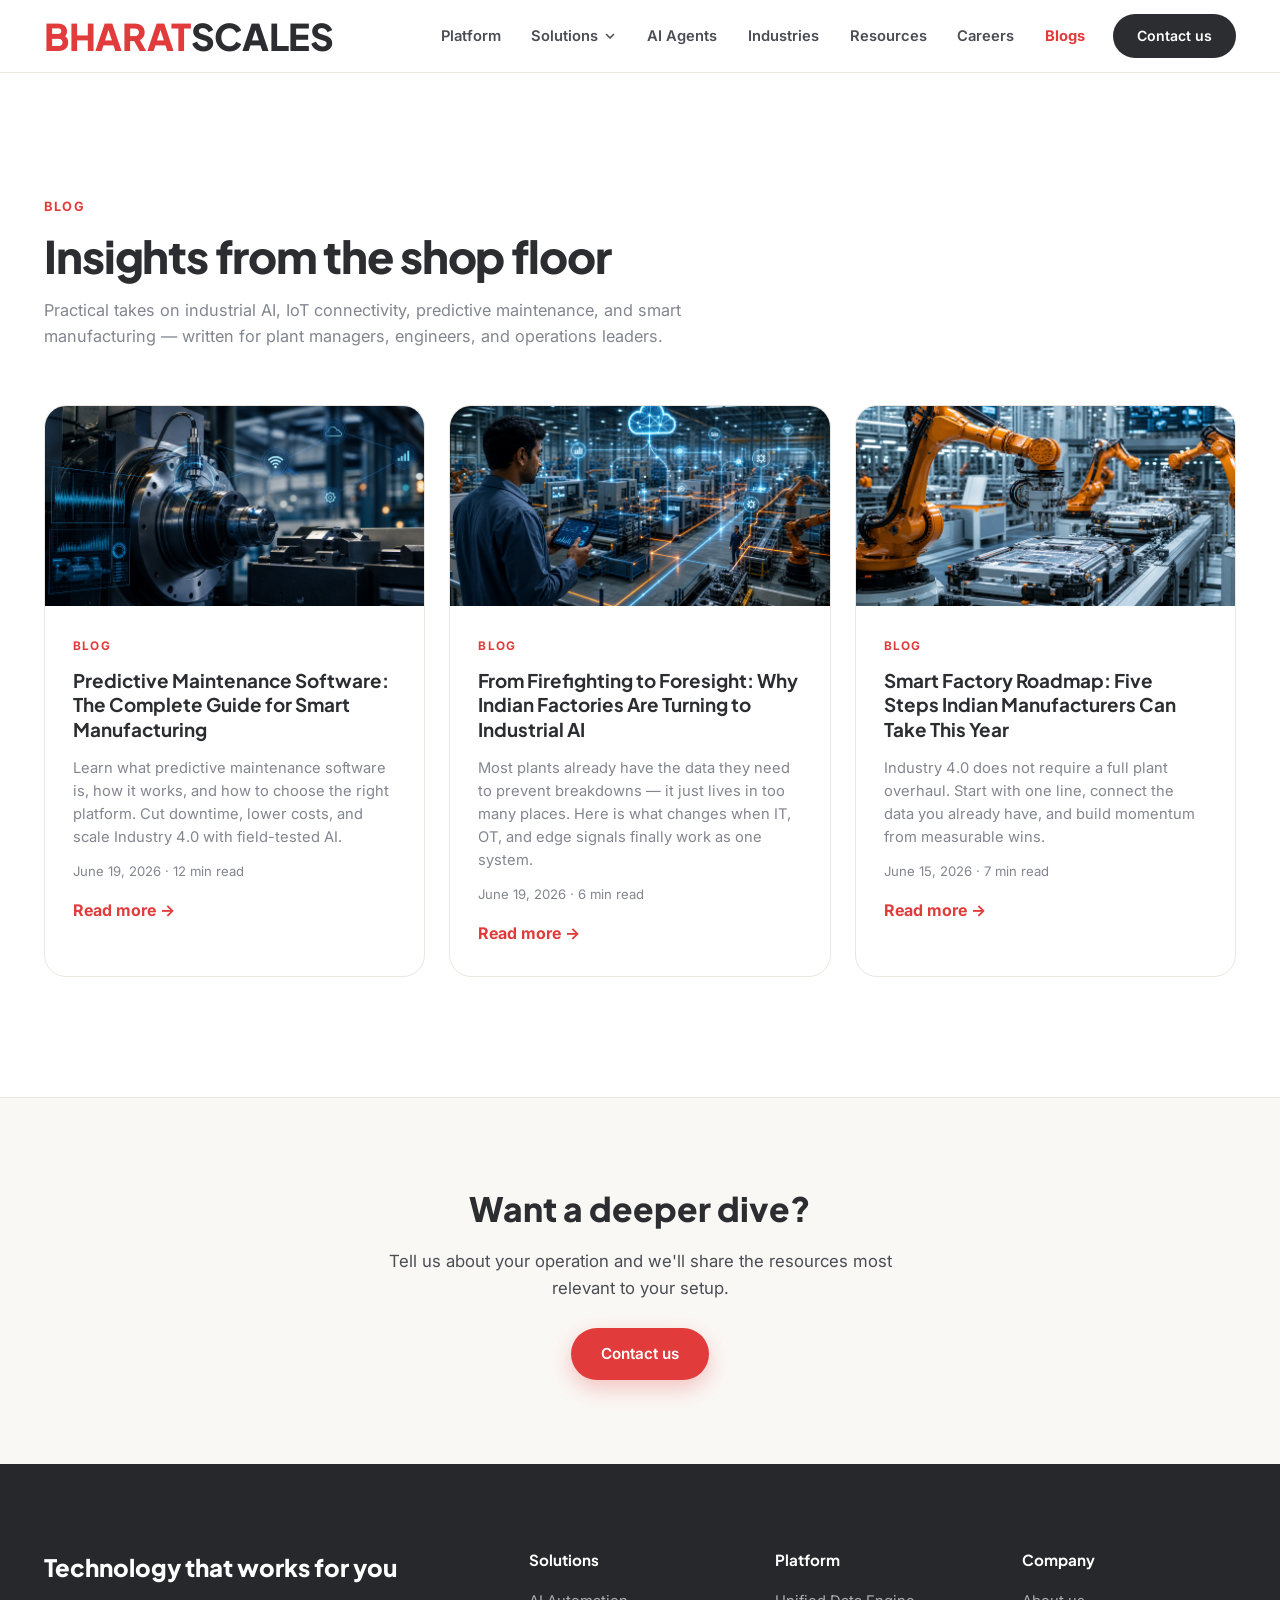
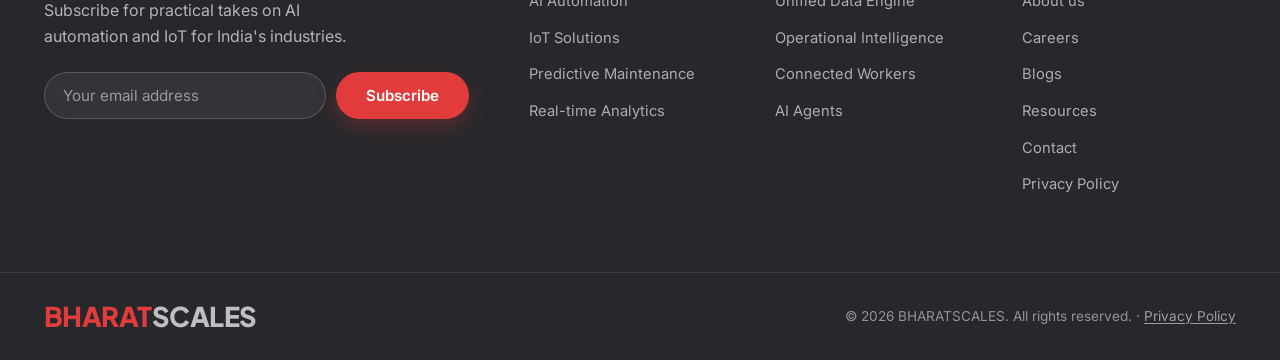
<file: blogs.html>
<!DOCTYPE html>
<html lang="en">
<head>
  <meta charset="UTF-8">
  <meta name="viewport" content="width=device-width, initial-scale=1.0">
  <meta name="description" content="Practical insights on industrial AI, IoT, predictive maintenance, and smart manufacturing from the BHARATSCALES team.">
  <title>Blog | BHARATSCALES</title>
  <link rel="preconnect" href="https://fonts.googleapis.com">
  <link rel="preconnect" href="https://fonts.gstatic.com" crossorigin>
  <link href="https://fonts.googleapis.com/css2?family=Inter:wght@400;500;600;700&family=Plus+Jakarta+Sans:wght@500;600;700;800&display=swap" rel="stylesheet">
  <link rel="icon" type="image/png" href="favicon.png">
  <link rel="apple-touch-icon" href="favicon.png">
  <link rel="stylesheet" href="styles.css">
</head>
<body>
  <nav class="navbar scrolled" id="navbar">
    <div class="container nav-container">
      <a href="index.html#home" class="header-brand">
        <span class="header-brand-primary">
          <span class="brand-word brand-word--blue">BHARAT</span><span class="brand-word brand-word--grey">SCALES</span>
        </span>
      </a>
      <button class="nav-toggle" id="navToggle" aria-label="Toggle navigation">
        <span></span>
        <span></span>
        <span></span>
      </button>
      <div class="nav-menu" id="navMenu">
        <ul class="nav-links" id="navLinks">
          <li><a href="platform.html">Platform</a></li>
          <li class="nav-dropdown">
            <button type="button" class="nav-dropdown-toggle" aria-expanded="false" aria-haspopup="true">
              Solutions
              <svg class="nav-chevron" viewBox="0 0 12 12" aria-hidden="true"><path d="M2.5 4.5 6 8l3.5-3.5" fill="none" stroke="currentColor" stroke-width="1.6" stroke-linecap="round" stroke-linejoin="round"/></svg>
            </button>
            <ul class="nav-dropdown-menu">
              <li><a href="solutions.html">Product or Services</a></li>
              <li><a href="free-tools.html">Free Tool and Software</a></li>
            </ul>
          </li>
          <li><a href="agents.html">AI Agents</a></li>
          <li><a href="industries.html">Industries</a></li>
          <li><a href="resources.html">Resources</a></li>
          <li><a href="index.html#careers">Careers</a></li>
          <li><a href="blogs.html" class="active">Blogs</a></li>
        </ul>
        <a href="index.html#contact" class="nav-enquiry-btn">Contact us</a>
      </div>
    </div>
  </nav>

  <main>
    <section class="resources" id="blog">
      <div class="container">
        <div class="section-header section-header--left">
          <span class="section-tag">Blog</span>
          <h2 class="section-title">Insights from the shop floor</h2>
          <p class="section-desc">Practical takes on industrial AI, IoT connectivity, predictive maintenance, and smart manufacturing — written for plant managers, engineers, and operations leaders.</p>
        </div>
        <div class="resources-grid" id="blogsGrid"></div>
      </div>
    </section>

    <section class="page-cta">
      <div class="container">
        <h2>Want a deeper dive?</h2>
        <p>Tell us about your operation and we'll share the resources most relevant to your setup.</p>
        <a href="index.html#contact" class="btn btn-primary">Contact us</a>
      </div>
    </section>
  </main>

  <footer class="footer">
    <div class="container footer-top">
      <div class="footer-subscribe">
        <h3>Technology that works for you</h3>
        <p>Subscribe for practical takes on AI automation and IoT for India's industries.</p>
        <form class="subscribe-form" id="subscribeForm">
          <input type="email" placeholder="Your email address" aria-label="Email address" required>
          <button type="submit" class="btn btn-primary">Subscribe</button>
        </form>
        <p class="subscribe-note" id="subscribeNote"></p>
      </div>
      <div class="footer-cols">
        <div class="footer-links">
          <h4>Solutions</h4>
          <ul>
            <li><a href="solutions.html">AI Automation</a></li>
            <li><a href="solutions.html">IoT Solutions</a></li>
            <li><a href="solutions.html">Predictive Maintenance</a></li>
            <li><a href="solutions.html">Real-time Analytics</a></li>
          </ul>
        </div>
        <div class="footer-links">
          <h4>Platform</h4>
          <ul>
            <li><a href="platform.html">Unified Data Engine</a></li>
            <li><a href="platform.html">Operational Intelligence</a></li>
            <li><a href="platform.html">Connected Workers</a></li>
            <li><a href="agents.html">AI Agents</a></li>
          </ul>
        </div>
        <div class="footer-links">
          <h4>Company</h4>
          <ul>
            <li><a href="index.html#home">About us</a></li>
            <li><a href="index.html#careers">Careers</a></li>
            <li><a href="blogs.html">Blogs</a></li>
            <li><a href="resources.html">Resources</a></li>
            <li><a href="index.html#contact">Contact</a></li>
            <li><a href="privacy-policy.html">Privacy Policy</a></li>
          </ul>
        </div>
      </div>
    </div>
    <div class="footer-bottom">
      <div class="container footer-bottom-inner">
        <a href="index.html#home" class="footer-brand">
          <span class="brand-word brand-word--blue">BHARAT</span><span class="brand-word brand-word--grey">SCALES</span>
        </a>
        <p>&copy; 2026 BHARATSCALES. All rights reserved. · <a href="privacy-policy.html" class="footer-legal-link">Privacy Policy</a></p>
      </div>
    </div>
  </footer>

  <script src="blog-data.js"></script>
  <script src="script.js"></script>
  <script src="blogs.js"></script>
</body>
</html>
</file>
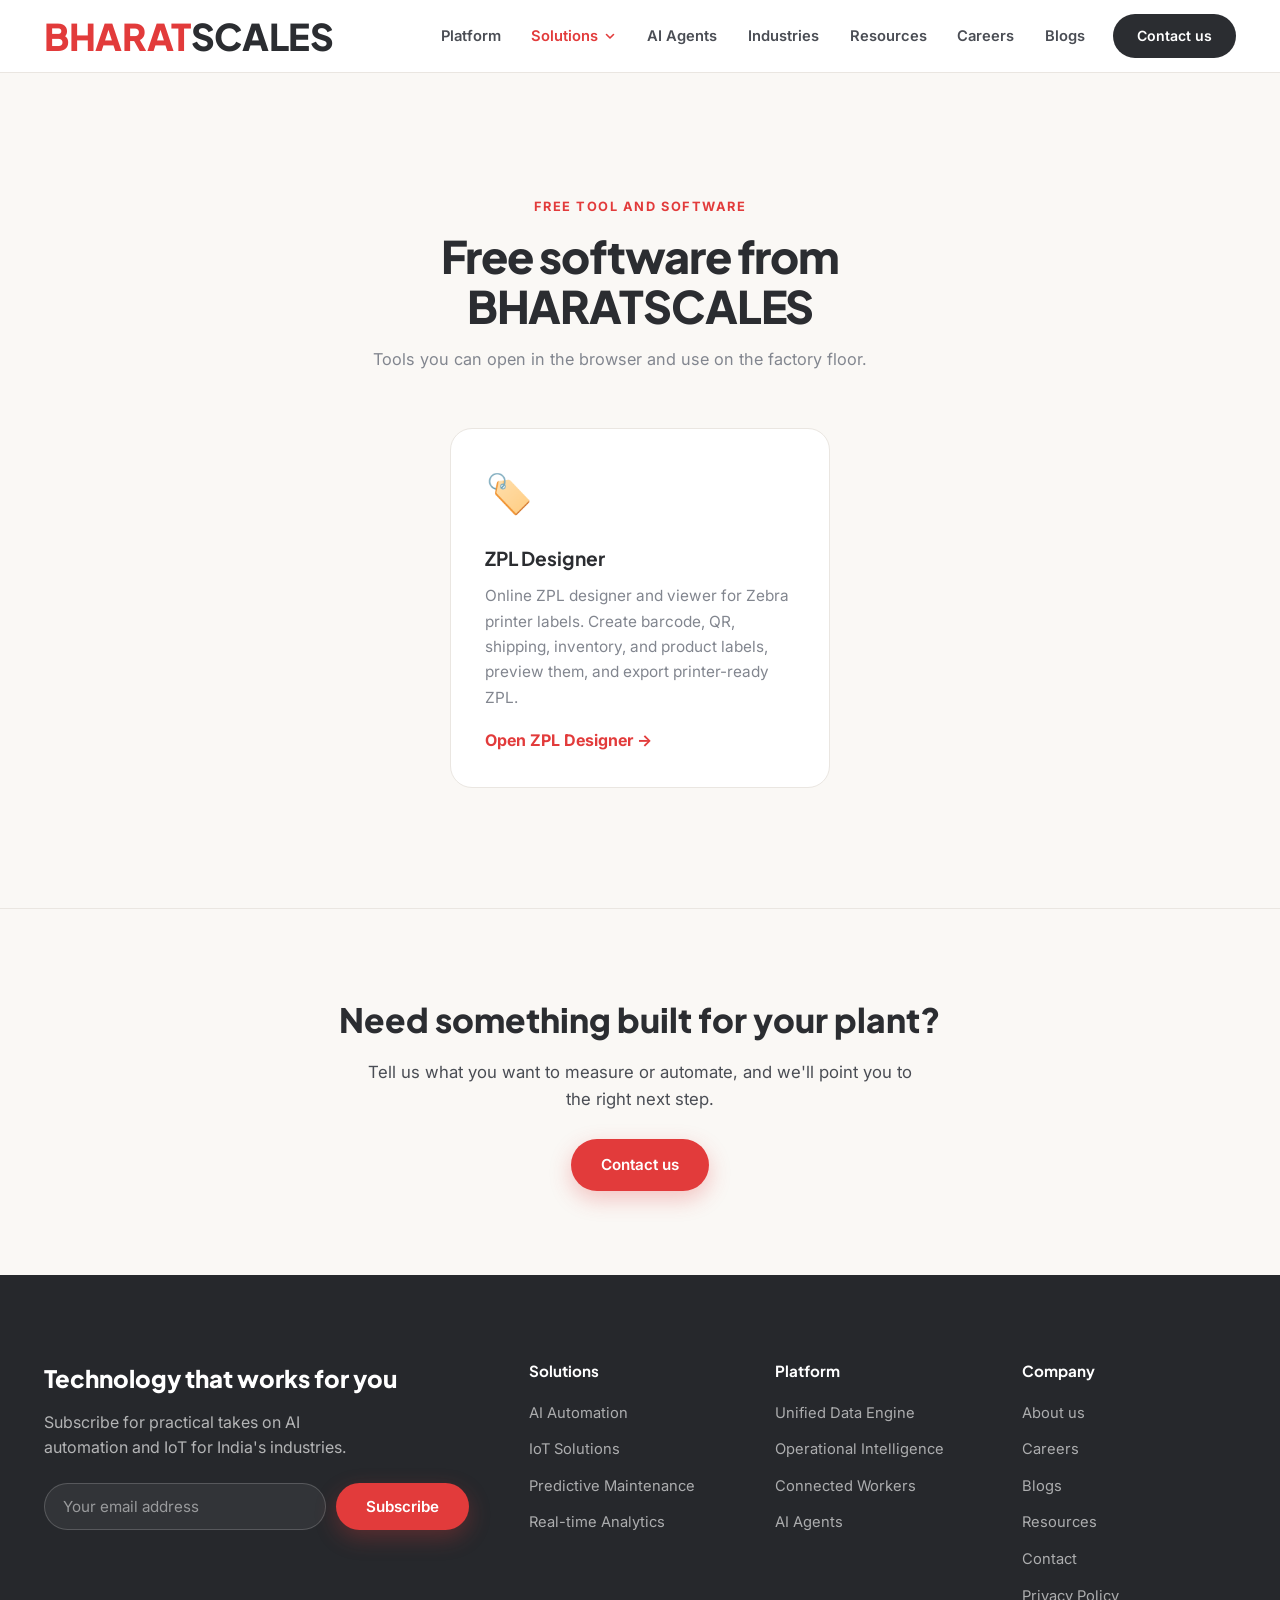
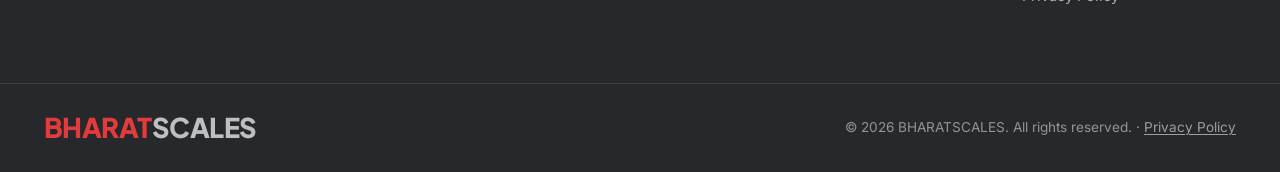
<file: free-tools.html>
<!DOCTYPE html>
<html lang="en">
<head>
  <meta charset="UTF-8">
  <meta name="viewport" content="width=device-width, initial-scale=1.0">
  <meta name="description" content="Free tool and software from BHARATSCALES, including ZPL Designer for Zebra printer labels.">
  <title>Free Tool and Software | BHARATSCALES</title>
  <link rel="preconnect" href="https://fonts.googleapis.com">
  <link rel="preconnect" href="https://fonts.gstatic.com" crossorigin>
  <link href="https://fonts.googleapis.com/css2?family=Inter:wght@400;500;600;700&family=Plus+Jakarta+Sans:wght@500;600;700;800&display=swap" rel="stylesheet">
  <link rel="icon" type="image/png" href="favicon.png">
  <link rel="apple-touch-icon" href="favicon.png">
  <link rel="stylesheet" href="styles.css">
</head>
<body>
  <nav class="navbar scrolled" id="navbar">
    <div class="container nav-container">
      <a href="index.html#home" class="header-brand">
        <span class="header-brand-primary">
          <span class="brand-word brand-word--blue">BHARAT</span><span class="brand-word brand-word--grey">SCALES</span>
        </span>
      </a>
      <button class="nav-toggle" id="navToggle" aria-label="Toggle navigation">
        <span></span>
        <span></span>
        <span></span>
      </button>
      <div class="nav-menu" id="navMenu">
        <ul class="nav-links" id="navLinks">
          <li><a href="platform.html">Platform</a></li>
          <li class="nav-dropdown is-current">
            <button type="button" class="nav-dropdown-toggle" aria-expanded="false" aria-haspopup="true">
              Solutions
              <svg class="nav-chevron" viewBox="0 0 12 12" aria-hidden="true"><path d="M2.5 4.5 6 8l3.5-3.5" fill="none" stroke="currentColor" stroke-width="1.6" stroke-linecap="round" stroke-linejoin="round"/></svg>
            </button>
            <ul class="nav-dropdown-menu">
              <li><a href="solutions.html">Product or Services</a></li>
              <li><a href="free-tools.html" class="active">Free Tool and Software</a></li>
            </ul>
          </li>
          <li><a href="agents.html">AI Agents</a></li>
          <li><a href="industries.html">Industries</a></li>
          <li><a href="resources.html">Resources</a></li>
          <li><a href="index.html#careers">Careers</a></li>
          <li><a href="blogs.html">Blogs</a></li>
        </ul>
        <a href="index.html#contact" class="nav-enquiry-btn">Contact us</a>
      </div>
    </div>
  </nav>

  <main>
    <section class="solutions" id="free-tools">
      <div class="container">
        <div class="section-header">
          <span class="section-tag">Free tool and software</span>
          <h2 class="section-title">Free software from BHARATSCALES</h2>
          <p class="section-desc">Tools you can open in the browser and use on the factory floor.</p>
        </div>
        <div class="tools-grid">
          <article class="solution-card tool-card">
            <div class="solution-icon" aria-hidden="true">🏷️</div>
            <h3>ZPL Designer</h3>
            <p>Online ZPL designer and viewer for Zebra printer labels. Create barcode, QR, shipping, inventory, and product labels, preview them, and export printer-ready ZPL.</p>
            <a href="https://zpldesign.space/" class="link-arrow" target="_blank" rel="noopener noreferrer">Open ZPL Designer →</a>
          </article>
        </div>
      </div>
    </section>

    <section class="page-cta">
      <div class="container">
        <h2>Need something built for your plant?</h2>
        <p>Tell us what you want to measure or automate, and we'll point you to the right next step.</p>
        <a href="index.html#contact" class="btn btn-primary">Contact us</a>
      </div>
    </section>
  </main>

  <footer class="footer">
    <div class="container footer-top">
      <div class="footer-subscribe">
        <h3>Technology that works for you</h3>
        <p>Subscribe for practical takes on AI automation and IoT for India's industries.</p>
        <form class="subscribe-form" id="subscribeForm">
          <input type="email" placeholder="Your email address" aria-label="Email address" required>
          <button type="submit" class="btn btn-primary">Subscribe</button>
        </form>
        <p class="subscribe-note" id="subscribeNote"></p>
      </div>
      <div class="footer-cols">
        <div class="footer-links">
          <h4>Solutions</h4>
          <ul>
            <li><a href="solutions.html">AI Automation</a></li>
            <li><a href="solutions.html">IoT Solutions</a></li>
            <li><a href="solutions.html">Predictive Maintenance</a></li>
            <li><a href="solutions.html">Real-time Analytics</a></li>
          </ul>
        </div>
        <div class="footer-links">
          <h4>Platform</h4>
          <ul>
            <li><a href="platform.html">Unified Data Engine</a></li>
            <li><a href="platform.html">Operational Intelligence</a></li>
            <li><a href="platform.html">Connected Workers</a></li>
            <li><a href="agents.html">AI Agents</a></li>
          </ul>
        </div>
        <div class="footer-links">
          <h4>Company</h4>
          <ul>
            <li><a href="index.html#home">About us</a></li>
            <li><a href="index.html#careers">Careers</a></li>
            <li><a href="blogs.html">Blogs</a></li>
            <li><a href="resources.html">Resources</a></li>
            <li><a href="index.html#contact">Contact</a></li>
            <li><a href="privacy-policy.html">Privacy Policy</a></li>
          </ul>
        </div>
      </div>
    </div>
    <div class="footer-bottom">
      <div class="container footer-bottom-inner">
        <a href="index.html#home" class="footer-brand">
          <span class="brand-word brand-word--blue">BHARAT</span><span class="brand-word brand-word--grey">SCALES</span>
        </a>
        <p>&copy; 2026 BHARATSCALES. All rights reserved. · <a href="privacy-policy.html" class="footer-legal-link">Privacy Policy</a></p>
      </div>
    </div>
  </footer>

  <script src="script.js"></script>
</body>
</html>
</file>
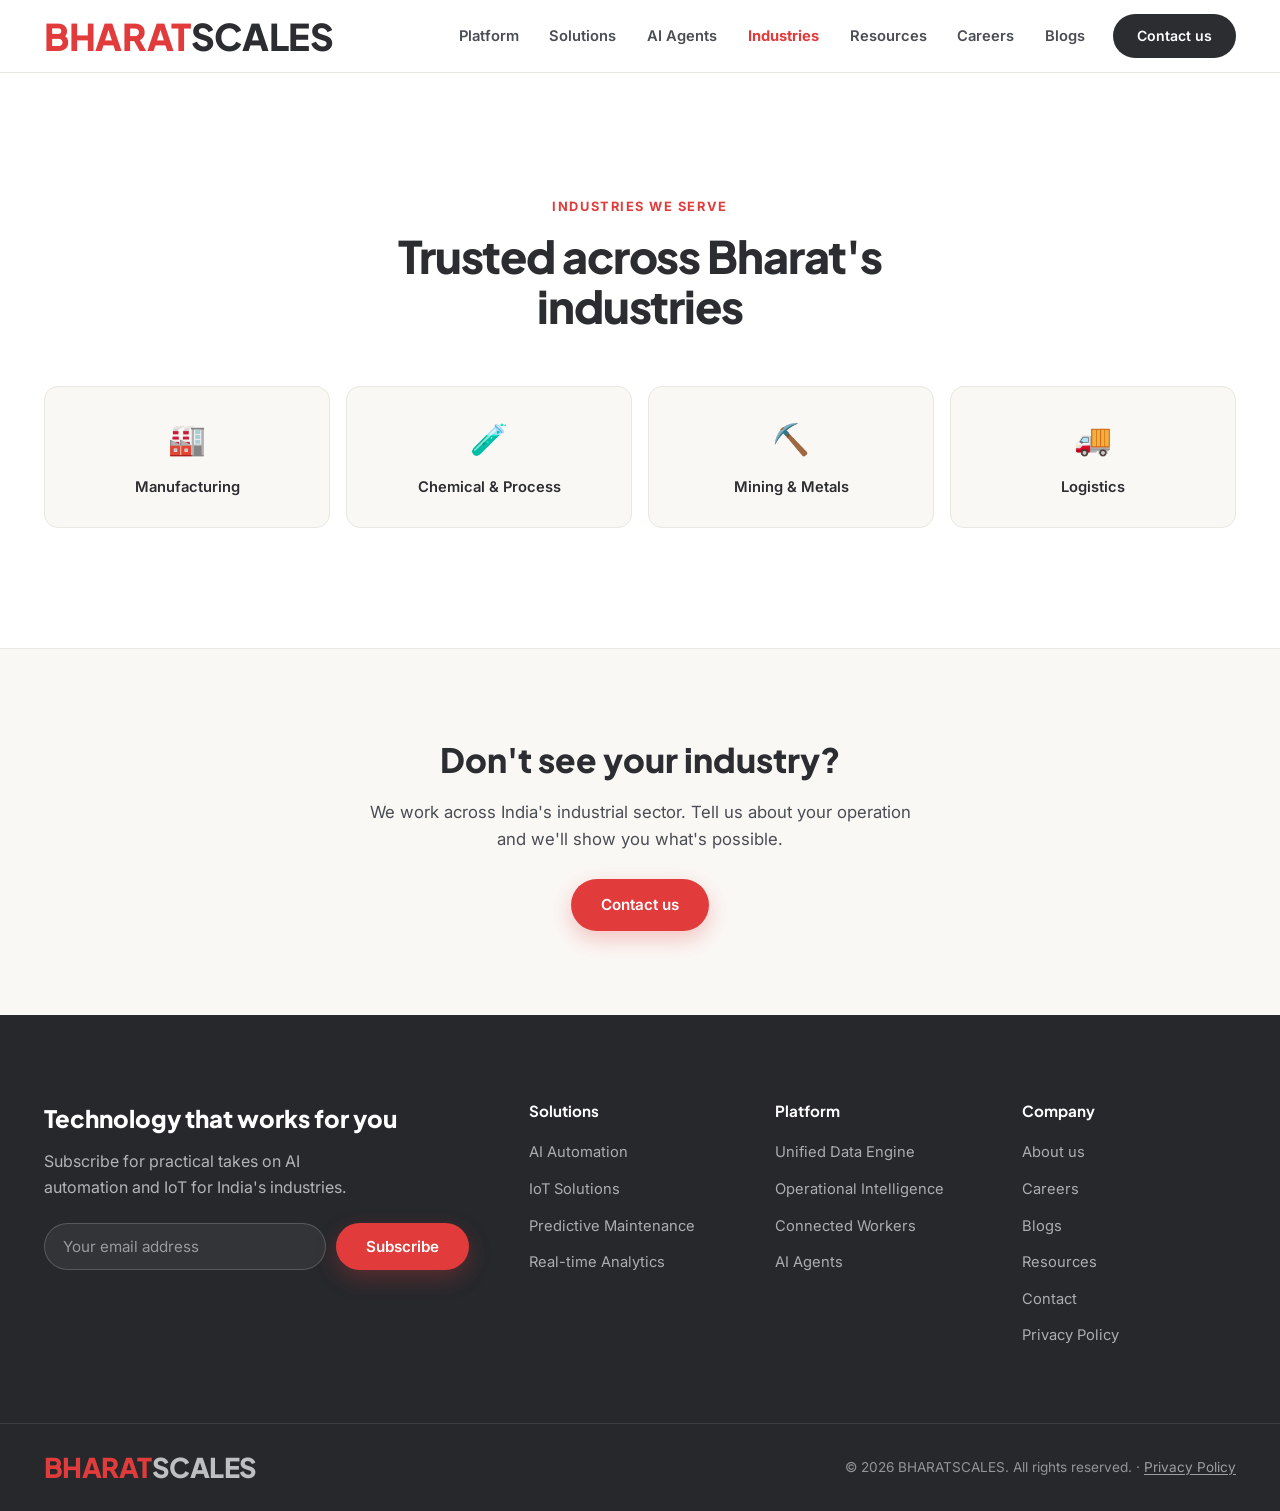
<file: industries.html>
<!DOCTYPE html>
<html lang="en">
<head>
  <meta charset="UTF-8">
  <meta name="viewport" content="width=device-width, initial-scale=1.0">
  <meta name="description" content="Industries BHARATSCALES serves — manufacturing, chemical & process, mining & metals, logistics, and more.">
  <title>Industries | BHARATSCALES</title>
  <link rel="preconnect" href="https://fonts.googleapis.com">
  <link rel="preconnect" href="https://fonts.gstatic.com" crossorigin>
  <link href="https://fonts.googleapis.com/css2?family=Inter:wght@400;500;600;700&family=Plus+Jakarta+Sans:wght@500;600;700;800&display=swap" rel="stylesheet">
  <link rel="icon" type="image/png" href="favicon.png">
  <link rel="apple-touch-icon" href="favicon.png">
  <link rel="stylesheet" href="styles.css">
</head>
<body>
  <nav class="navbar scrolled" id="navbar">
    <div class="container nav-container">
      <a href="index.html#home" class="header-brand">
        <span class="header-brand-primary">
          <span class="brand-word brand-word--blue">BHARAT</span><span class="brand-word brand-word--grey">SCALES</span>
        </span>
      </a>
      <button class="nav-toggle" id="navToggle" aria-label="Toggle navigation">
        <span></span>
        <span></span>
        <span></span>
      </button>
      <div class="nav-menu" id="navMenu">
        <ul class="nav-links" id="navLinks">
          <li><a href="platform.html">Platform</a></li>
          <li><a href="solutions.html">Solutions</a></li>
          <li><a href="agents.html">AI Agents</a></li>
          <li><a href="industries.html" class="active">Industries</a></li>
          <li><a href="resources.html">Resources</a></li>
          <li><a href="index.html#careers">Careers</a></li>
          <li><a href="blogs.html">Blogs</a></li>
        </ul>
        <a href="index.html#contact" class="nav-enquiry-btn">Contact us</a>
      </div>
    </div>
  </nav>

  <main>
    <!-- Industries served strip -->
    <section class="industries-served" id="industries">
      <div class="container">
        <div class="section-header">
          <span class="section-tag">Industries we serve</span>
          <h2 class="section-title">Trusted across Bharat's industries</h2>
        </div>
        <div class="strip-grid">
          <div class="strip-item"><span class="strip-icon">🏭</span><span>Manufacturing</span></div>
          <div class="strip-item"><span class="strip-icon">🧪</span><span>Chemical &amp; Process</span></div>
          <div class="strip-item"><span class="strip-icon">⛏️</span><span>Mining &amp; Metals</span></div>
          <div class="strip-item"><span class="strip-icon">🚚</span><span>Logistics</span></div>
        </div>
      </div>
    </section>

    <section class="page-cta">
      <div class="container">
        <h2>Don't see your industry?</h2>
        <p>We work across India's industrial sector. Tell us about your operation and we'll show you what's possible.</p>
        <a href="index.html#contact" class="btn btn-primary">Contact us</a>
      </div>
    </section>
  </main>

  <footer class="footer">
    <div class="container footer-top">
      <div class="footer-subscribe">
        <h3>Technology that works for you</h3>
        <p>Subscribe for practical takes on AI automation and IoT for India's industries.</p>
        <form class="subscribe-form" id="subscribeForm">
          <input type="email" placeholder="Your email address" aria-label="Email address" required>
          <button type="submit" class="btn btn-primary">Subscribe</button>
        </form>
        <p class="subscribe-note" id="subscribeNote"></p>
      </div>
      <div class="footer-cols">
        <div class="footer-links">
          <h4>Solutions</h4>
          <ul>
            <li><a href="solutions.html">AI Automation</a></li>
            <li><a href="solutions.html">IoT Solutions</a></li>
            <li><a href="solutions.html">Predictive Maintenance</a></li>
            <li><a href="solutions.html">Real-time Analytics</a></li>
          </ul>
        </div>
        <div class="footer-links">
          <h4>Platform</h4>
          <ul>
            <li><a href="platform.html">Unified Data Engine</a></li>
            <li><a href="platform.html">Operational Intelligence</a></li>
            <li><a href="platform.html">Connected Workers</a></li>
            <li><a href="agents.html">AI Agents</a></li>
          </ul>
        </div>
        <div class="footer-links">
          <h4>Company</h4>
          <ul>
            <li><a href="index.html#home">About us</a></li>
            <li><a href="index.html#careers">Careers</a></li>
          <li><a href="blogs.html">Blogs</a></li>
            <li><a href="resources.html">Resources</a></li>
            <li><a href="index.html#contact">Contact</a></li>
            <li><a href="privacy-policy.html">Privacy Policy</a></li>
          </ul>
        </div>
      </div>
    </div>
    <div class="footer-bottom">
      <div class="container footer-bottom-inner">
        <a href="index.html#home" class="footer-brand">
          <span class="brand-word brand-word--blue">BHARAT</span><span class="brand-word brand-word--grey">SCALES</span>
        </a>
        <p>&copy; 2026 BHARATSCALES. All rights reserved. · <a href="privacy-policy.html" class="footer-legal-link">Privacy Policy</a></p>
      </div>
    </div>
  </footer>

  <script src="script.js"></script>
</body>
</html>
</file>
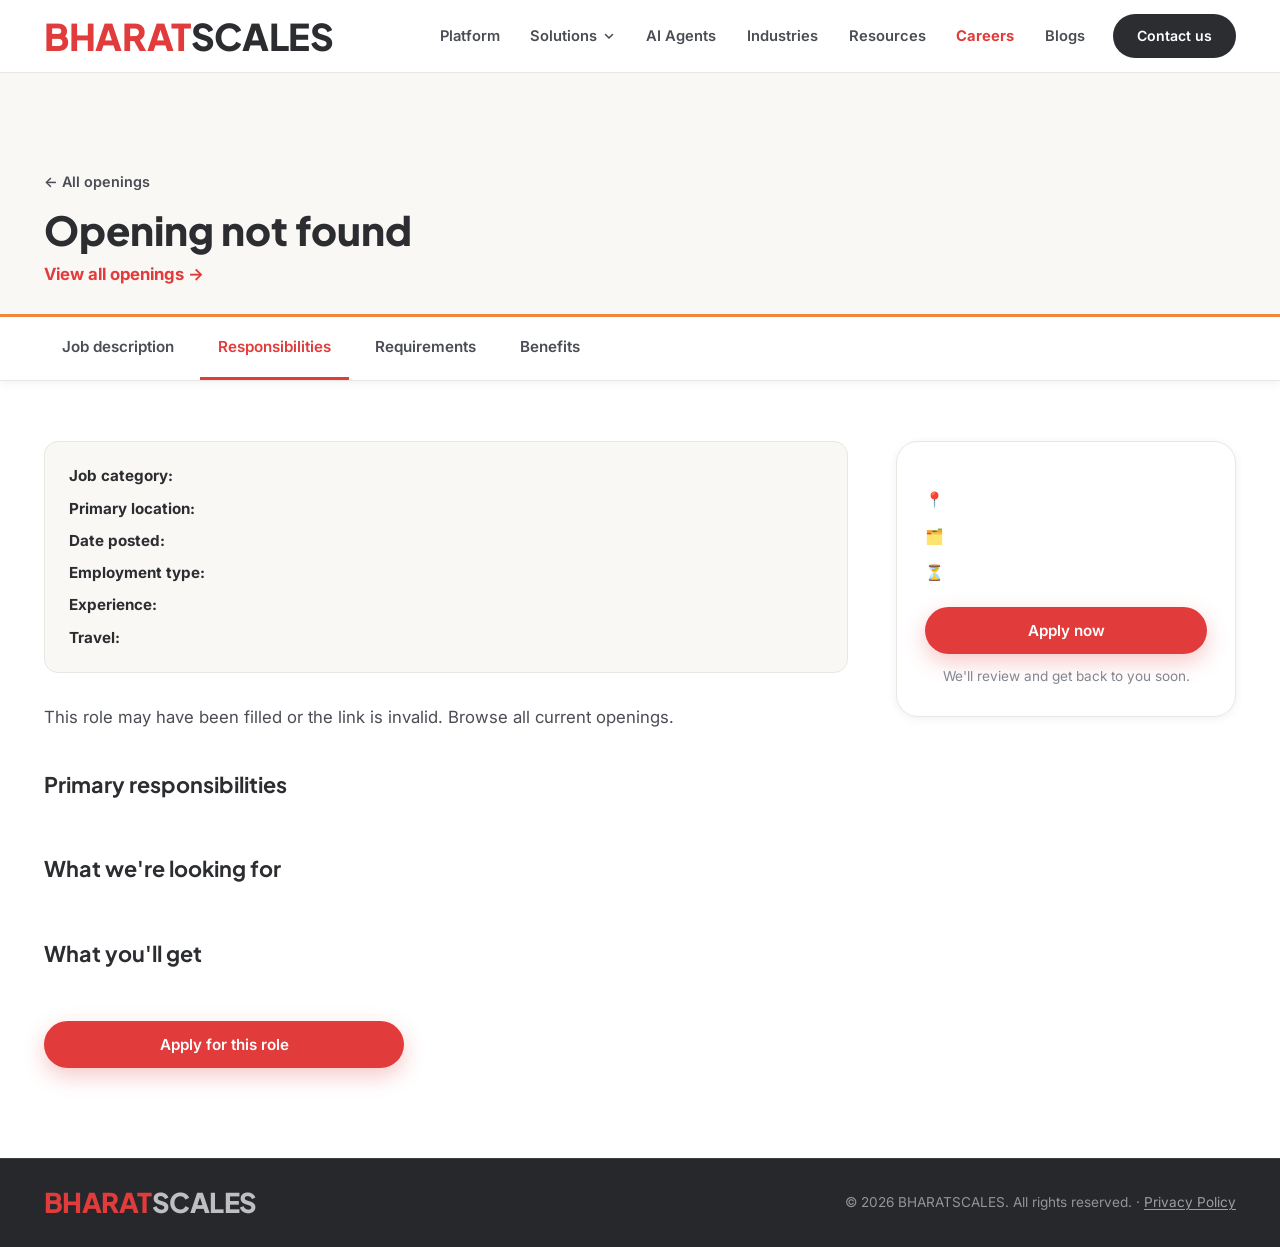
<file: job.html>
<!DOCTYPE html>
<html lang="en">
<head>
  <meta charset="UTF-8">
  <meta name="viewport" content="width=device-width, initial-scale=1.0">
  <meta name="description" content="Job opening at BHARATSCALES — AI automation software and IoT solutions for industry.">
  <title>Careers | BHARATSCALES</title>
  <link rel="preconnect" href="https://fonts.googleapis.com">
  <link rel="preconnect" href="https://fonts.gstatic.com" crossorigin>
  <link href="https://fonts.googleapis.com/css2?family=Inter:wght@400;500;600;700&family=Plus+Jakarta+Sans:wght@500;600;700;800&display=swap" rel="stylesheet">
  <link rel="icon" type="image/png" href="favicon.png">
  <link rel="apple-touch-icon" href="favicon.png">
  <link rel="stylesheet" href="styles.css">
</head>
<body>
  <!-- Navigation -->
  <nav class="navbar scrolled" id="navbar">
    <div class="container nav-container">
      <a href="index.html#home" class="header-brand">
        <span class="header-brand-primary">
          <span class="brand-word brand-word--blue">BHARAT</span><span class="brand-word brand-word--grey">SCALES</span>
        </span>
      </a>
      <button class="nav-toggle" id="navToggle" aria-label="Toggle navigation">
        <span></span>
        <span></span>
        <span></span>
      </button>
      <div class="nav-menu" id="navMenu">
        <ul class="nav-links" id="navLinks">
          <li><a href="platform.html">Platform</a></li>
          <li class="nav-dropdown">
            <button type="button" class="nav-dropdown-toggle" aria-expanded="false" aria-haspopup="true">
              Solutions
              <svg class="nav-chevron" viewBox="0 0 12 12" aria-hidden="true"><path d="M2.5 4.5 6 8l3.5-3.5" fill="none" stroke="currentColor" stroke-width="1.6" stroke-linecap="round" stroke-linejoin="round"/></svg>
            </button>
            <ul class="nav-dropdown-menu">
              <li><a href="solutions.html">Product or Services</a></li>
              <li><a href="free-tools.html">Free Tool and Software</a></li>
            </ul>
          </li>
          <li><a href="agents.html">AI Agents</a></li>
          <li><a href="industries.html">Industries</a></li>
          <li><a href="resources.html">Resources</a></li>
          <li><a href="index.html#careers" class="active">Careers</a></li>
          <li><a href="blogs.html">Blogs</a></li>
        </ul>
        <a href="index.html#contact" class="nav-enquiry-btn">Contact us</a>
      </div>
    </div>
  </nav>

  <!-- Job header -->
  <header class="job-page-hero" id="jobHero">
    <div class="container">
      <a href="index.html#careers" class="job-back">← All openings</a>
      <div class="job-page-hero-row">
        <div>
          <h1 class="job-page-title" id="jobTitle">Loading…</h1>
          <p class="job-page-location" id="jobLocationTop"></p>
        </div>
      </div>
    </div>
  </header>

  <!-- Sticky tabs -->
  <nav class="job-page-tabs" id="jobTabs">
    <div class="container job-page-tabs-inner">
      <a href="#description" class="job-tab active">Job description</a>
      <a href="#responsibilities" class="job-tab">Responsibilities</a>
      <a href="#requirements" class="job-tab">Requirements</a>
      <a href="#benefits" class="job-tab">Benefits</a>
    </div>
  </nav>

  <!-- Job content -->
  <main class="job-page-body">
    <div class="container job-page-grid">
      <article class="job-page-main">
        <ul class="job-meta-list">
          <li><strong>Job category:</strong> <span id="metaCategory"></span></li>
          <li><strong>Primary location:</strong> <span id="metaLocation"></span></li>
          <li><strong>Date posted:</strong> <span id="metaDate"></span></li>
          <li><strong>Employment type:</strong> <span id="metaType"></span></li>
          <li><strong>Experience:</strong> <span id="metaExperience"></span></li>
          <li><strong>Travel:</strong> <span id="metaTravel"></span></li>
        </ul>

        <section id="description" class="job-section">
          <p id="jobIntro" class="job-intro"></p>
        </section>

        <section id="responsibilities" class="job-section">
          <h2>Primary responsibilities</h2>
          <ul class="job-bullets" id="jobResponsibilities"></ul>
        </section>

        <section id="requirements" class="job-section">
          <h2>What we're looking for</h2>
          <ul class="job-bullets" id="jobRequirements"></ul>
        </section>

        <section id="benefits" class="job-section">
          <h2>What you'll get</h2>
          <ul class="job-bullets" id="jobBenefits"></ul>
        </section>

        <div class="job-apply-cta">
          <button type="button" class="btn btn-primary btn-full" id="applyBottomBtn">Apply for this role</button>
        </div>
      </article>

      <aside class="job-page-aside">
        <div class="job-apply-card">
          <h3 id="asideTitle"></h3>
          <ul class="job-apply-summary">
            <li><span>📍</span> <span id="asideLocation"></span></li>
            <li><span>🗂️</span> <span id="asideType"></span></li>
            <li><span>⏳</span> <span id="asideExperience"></span></li>
          </ul>
          <button type="button" class="btn btn-primary btn-full" id="applyAsideBtn">Apply now</button>
          <p class="job-apply-note">We'll review and get back to you soon.</p>
        </div>
      </aside>
    </div>
  </main>

  <!-- Job application modal -->
  <div class="modal" id="applyModal" aria-hidden="true">
    <div class="modal-overlay" data-close></div>
    <div class="modal-dialog" role="dialog" aria-modal="true" aria-labelledby="applyModalTitle">
      <button type="button" class="modal-close" data-close aria-label="Close">&times;</button>
      <div class="modal-head">
        <span class="section-tag">Apply now</span>
        <h3 class="modal-title" id="applyModalTitle">Apply for this role</h3>
        <p class="modal-sub">Fill in your details and attach your resume. We'll review and get back to you.</p>
      </div>
      <form class="apply-form" id="applyForm" novalidate>
        <input type="hidden" id="applyRole" name="role">
        <div class="form-group">
          <label for="applyName">Full Name</label>
          <input type="text" id="applyName" name="name" placeholder="Your name" required>
        </div>
        <div class="form-row">
          <div class="form-group">
            <label for="applyEmail">Email Address</label>
            <input type="email" id="applyEmail" name="email" placeholder="you@email.com" required>
          </div>
          <div class="form-group">
            <label for="applyPhone">Phone</label>
            <input type="tel" id="applyPhone" name="phone" placeholder="+91 XXXXX XXXXX" required>
          </div>
        </div>
        <div class="form-group">
          <label for="applyLinkedin">LinkedIn / Portfolio <span class="optional">(optional)</span></label>
          <input type="url" id="applyLinkedin" name="linkedin" placeholder="https://linkedin.com/in/...">
        </div>
        <div class="form-group">
          <label for="applyResume">Resume</label>
          <label class="file-drop" for="applyResume">
            <span class="file-icon">📄</span>
            <span class="file-text" id="fileText">Click to upload your resume (PDF, DOC, DOCX · max 5MB)</span>
          </label>
          <input type="file" id="applyResume" name="resume" accept=".pdf,.doc,.docx,application/pdf,application/msword,application/vnd.openxmlformats-officedocument.wordprocessingml.document" required hidden>
        </div>
        <button type="submit" class="btn btn-primary btn-full">Submit application</button>
        <p class="form-note" id="applyNote"></p>
      </form>
    </div>
  </div>

  <!-- Footer -->
  <footer class="footer">
    <div class="footer-bottom">
      <div class="container footer-bottom-inner">
        <a href="index.html#home" class="footer-brand">
          <span class="brand-word brand-word--blue">BHARAT</span><span class="brand-word brand-word--grey">SCALES</span>
        </a>
        <p>&copy; 2026 BHARATSCALES. All rights reserved. · <a href="privacy-policy.html" class="footer-legal-link">Privacy Policy</a></p>
      </div>
    </div>
  </footer>

  <script src="jobs-data.js"></script>
  <script src="script.js"></script>
  <script src="job.js"></script>
</body>
</html>
</file>
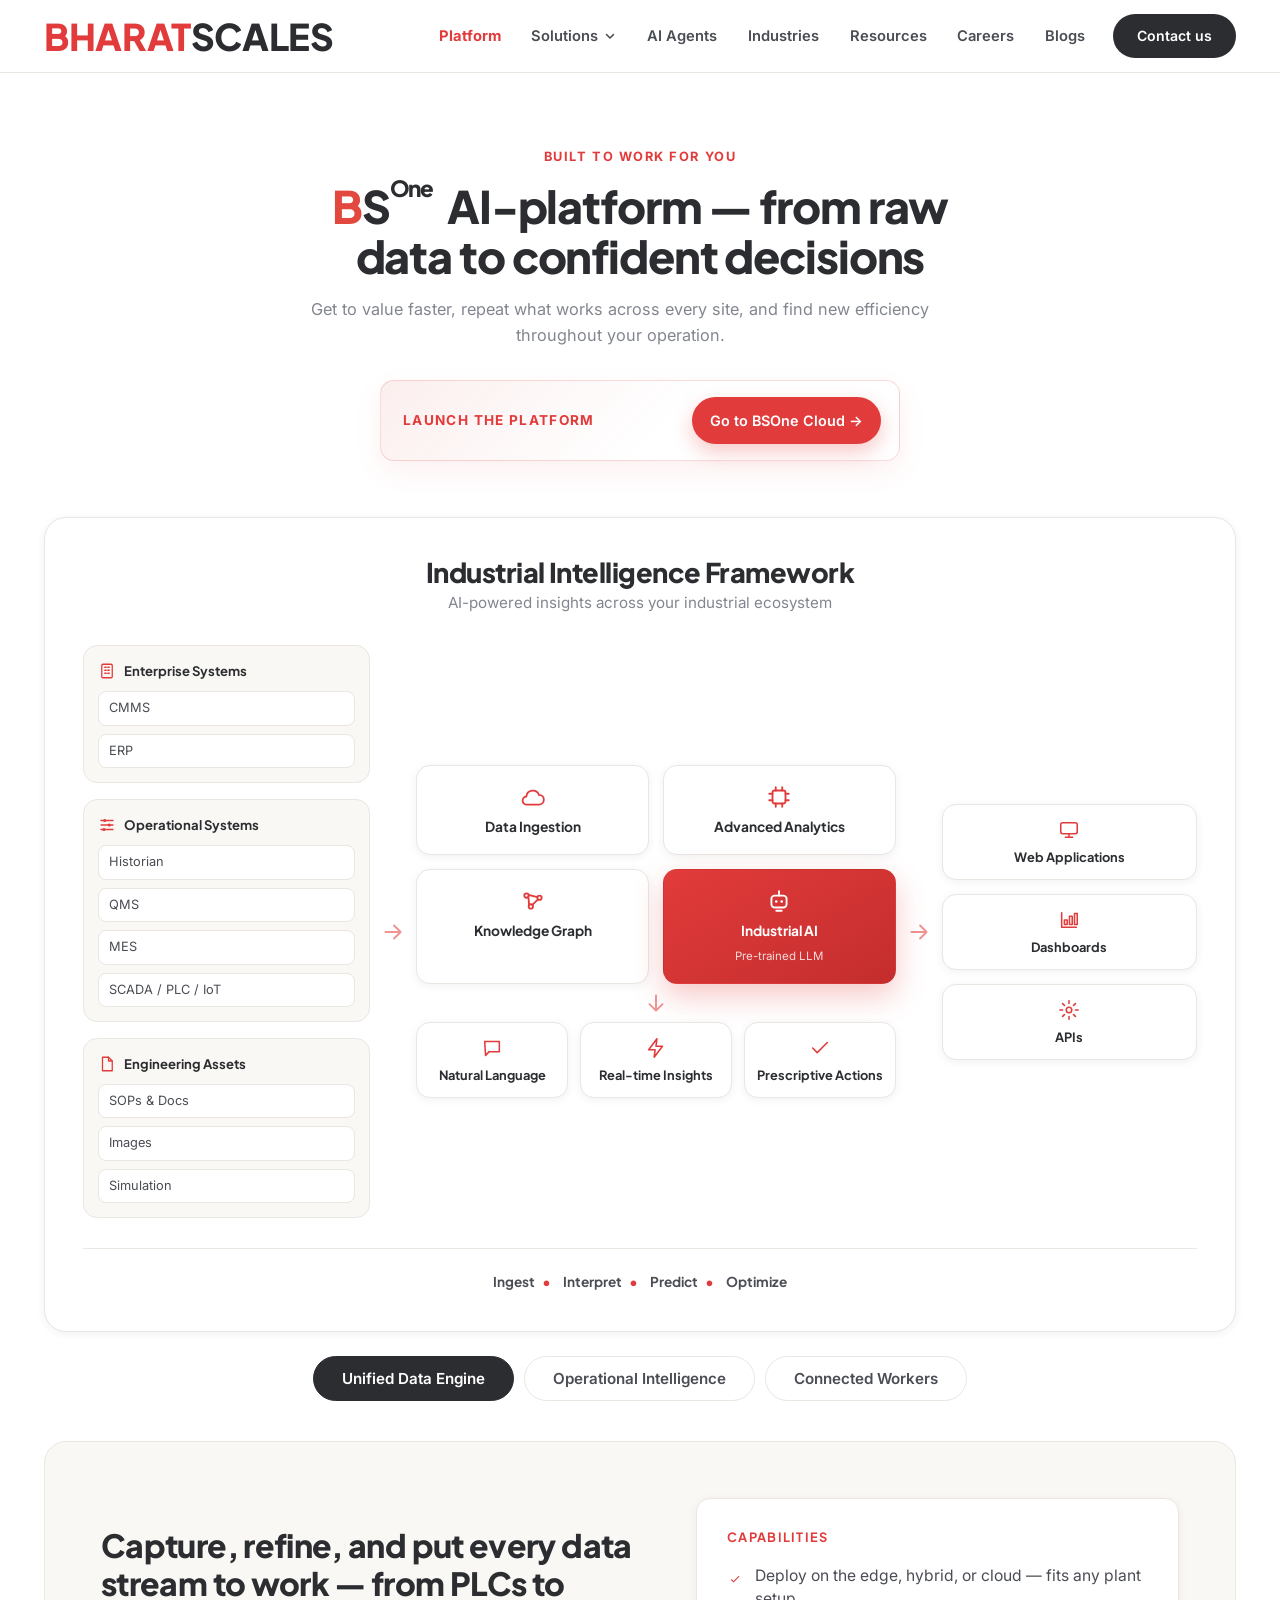
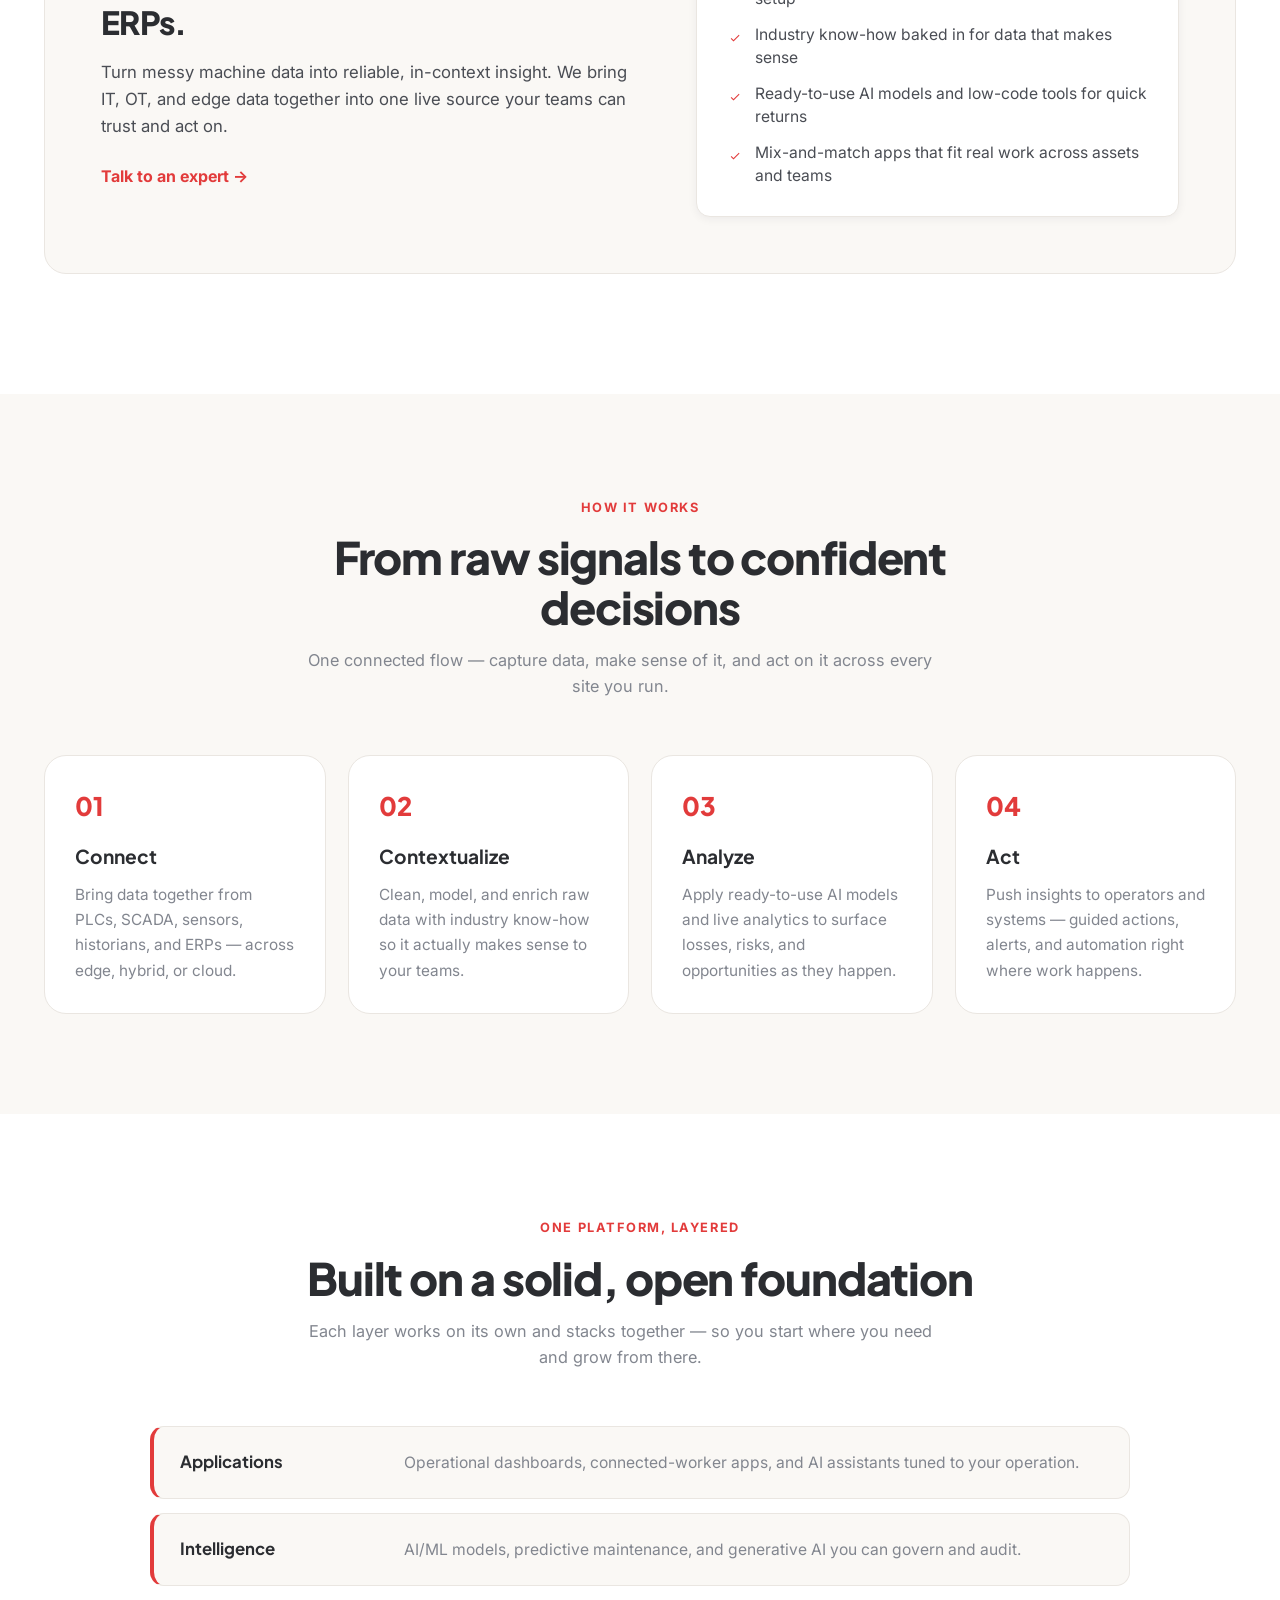
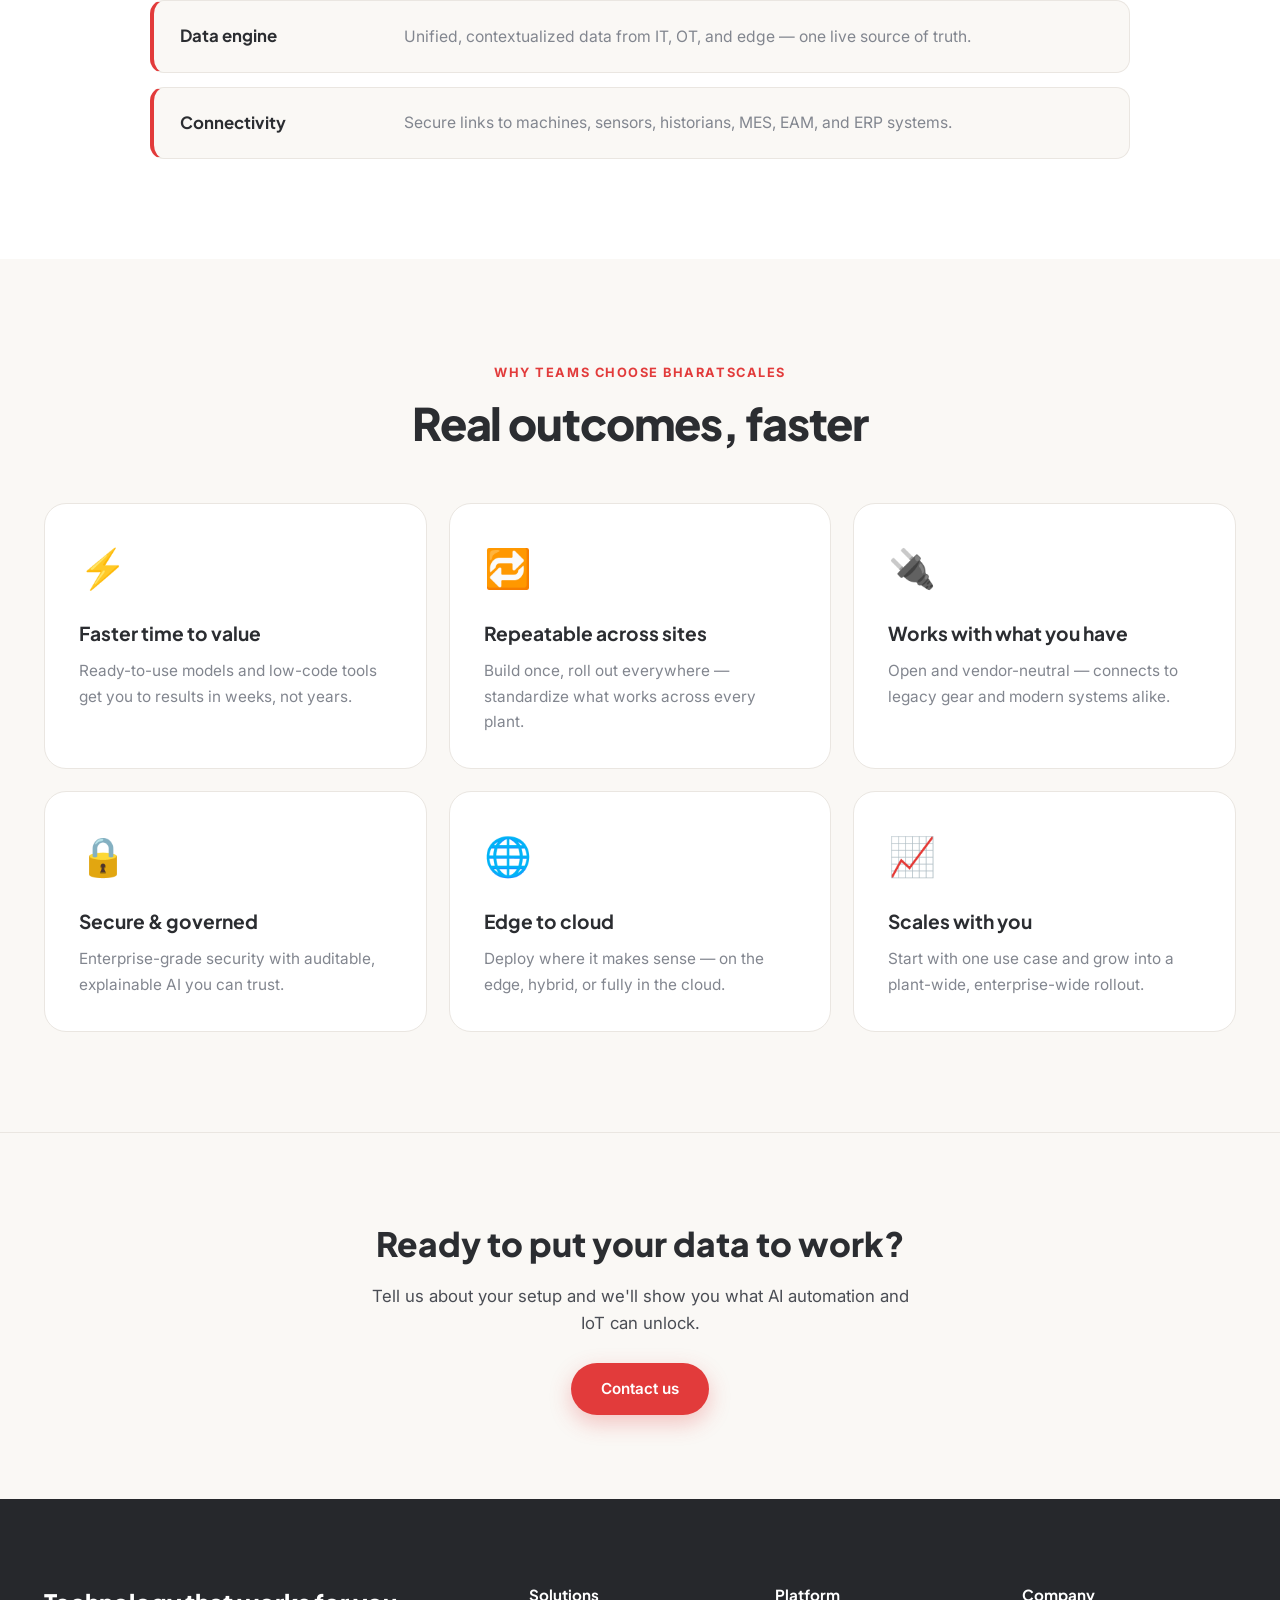
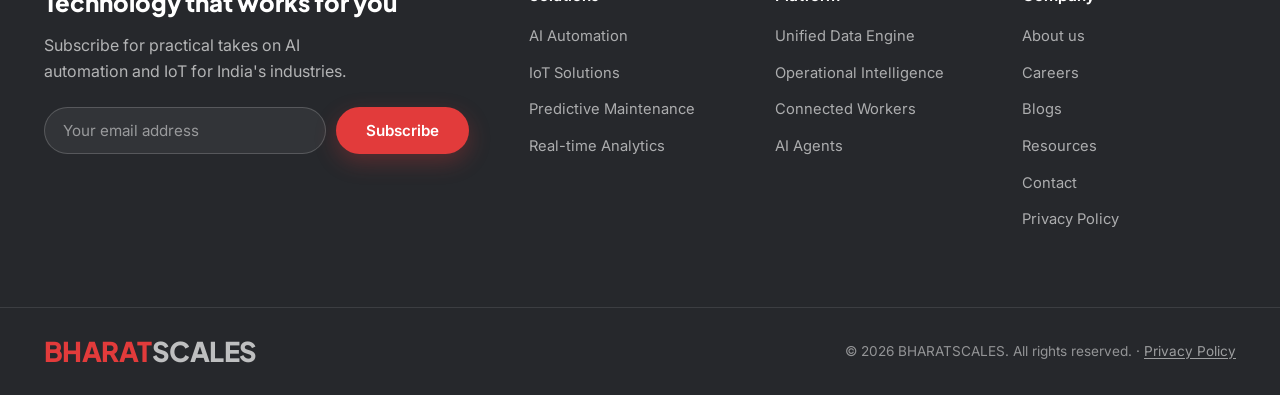
<file: platform.html>
<!DOCTYPE html>
<html lang="en">
<head>
  <meta charset="UTF-8">
  <meta name="viewport" content="width=device-width, initial-scale=1.0">
  <meta name="description" content="The BHARATSCALES platform — from raw data to confident decisions across IT, OT, and edge.">
  <title>Platform | BHARATSCALES</title>
  <link rel="preconnect" href="https://fonts.googleapis.com">
  <link rel="preconnect" href="https://fonts.gstatic.com" crossorigin>
  <link href="https://fonts.googleapis.com/css2?family=Inter:wght@400;500;600;700&family=Plus+Jakarta+Sans:wght@500;600;700;800&display=swap" rel="stylesheet">
  <link rel="icon" type="image/png" href="favicon.png">
  <link rel="apple-touch-icon" href="favicon.png">
  <link rel="stylesheet" href="styles.css">
</head>
<body>
  <nav class="navbar scrolled" id="navbar">
    <div class="container nav-container">
      <a href="index.html#home" class="header-brand">
        <span class="header-brand-primary">
          <span class="brand-word brand-word--blue">BHARAT</span><span class="brand-word brand-word--grey">SCALES</span>
        </span>
      </a>
      <button class="nav-toggle" id="navToggle" aria-label="Toggle navigation">
        <span></span>
        <span></span>
        <span></span>
      </button>
      <div class="nav-menu" id="navMenu">
        <ul class="nav-links" id="navLinks">
          <li><a href="platform.html" class="active">Platform</a></li>
          <li class="nav-dropdown">
            <button type="button" class="nav-dropdown-toggle" aria-expanded="false" aria-haspopup="true">
              Solutions
              <svg class="nav-chevron" viewBox="0 0 12 12" aria-hidden="true"><path d="M2.5 4.5 6 8l3.5-3.5" fill="none" stroke="currentColor" stroke-width="1.6" stroke-linecap="round" stroke-linejoin="round"/></svg>
            </button>
            <ul class="nav-dropdown-menu">
              <li><a href="solutions.html">Product or Services</a></li>
              <li><a href="free-tools.html">Free Tool and Software</a></li>
            </ul>
          </li>
          <li><a href="agents.html">AI Agents</a></li>
          <li><a href="industries.html">Industries</a></li>
          <li><a href="resources.html">Resources</a></li>
          <li><a href="index.html#careers">Careers</a></li>
          <li><a href="blogs.html">Blogs</a></li>
        </ul>
        <a href="index.html#contact" class="nav-enquiry-btn">Contact us</a>
      </div>
    </div>
  </nav>

  <main>
    <!-- Platform: AI that works for you (tabbed) -->
    <section class="industries" id="solutions">
      <div class="container">
        <div class="section-header">
          <span class="section-tag">Built to work for you</span>
          <h2 class="section-title"><span style="color: #e2483d;">B</span>S<sup style="font-size: 0.5em; position: relative; top: -0.5em;">One</sup>&nbsp;&nbsp;AI-platform — from raw data to confident decisions</h2>
          <p class="section-desc">Get to value faster, repeat what works across every site, and find new efficiency throughout your operation.</p>
          <a
            href="https://bsone.bharatscales.com/"
            class="bsone-cta"
            target="_blank"
            rel="noopener noreferrer"
          >
            <span class="bsone-cta-copy">
              <span class="bsone-cta-eyebrow">Launch the platform</span>
            </span>
            <span class="bsone-cta-action">Go to BSOne Cloud →</span>
          </a>
        </div>

        <!-- Industrial Intelligence Framework diagram -->
        <div class="iif" id="platformDiagram">
          <div class="iif-head">
            <h3 class="iif-title">Industrial Intelligence Framework</h3>
            <p class="iif-sub">AI-powered insights across your industrial ecosystem</p>
          </div>

          <div class="iif-board">
            <!-- Inputs -->
            <div class="iif-inputs">
              <div class="iif-group">
                <div class="iif-group-head">
                  <svg viewBox="0 0 24 24" fill="none" stroke="currentColor" stroke-width="1.7" stroke-linecap="round" stroke-linejoin="round"><rect x="5" y="3" width="14" height="18" rx="1.5"/><path d="M9 7h2M13 7h2M9 11h2M13 11h2M9 15h2M13 15h2"/></svg>
                  <span>Enterprise Systems</span>
                </div>
                <span class="iif-chip">CMMS</span>
                <span class="iif-chip">ERP</span>
              </div>
              <div class="iif-group">
                <div class="iif-group-head">
                  <svg viewBox="0 0 24 24" fill="none" stroke="currentColor" stroke-width="1.7" stroke-linecap="round" stroke-linejoin="round"><path d="M4 6h16M4 12h16M4 18h16"/><circle cx="9" cy="6" r="2" fill="currentColor" stroke="none"/><circle cx="15" cy="12" r="2" fill="currentColor" stroke="none"/><circle cx="8" cy="18" r="2" fill="currentColor" stroke="none"/></svg>
                  <span>Operational Systems</span>
                </div>
                <span class="iif-chip">Historian</span>
                <span class="iif-chip">QMS</span>
                <span class="iif-chip">MES</span>
                <span class="iif-chip">SCADA / PLC / IoT</span>
              </div>
              <div class="iif-group">
                <div class="iif-group-head">
                  <svg viewBox="0 0 24 24" fill="none" stroke="currentColor" stroke-width="1.7" stroke-linecap="round" stroke-linejoin="round"><path d="M6 3h8l5 5v13H6z"/><path d="M14 3v5h5"/></svg>
                  <span>Engineering Assets</span>
                </div>
                <span class="iif-chip">SOPs &amp; Docs</span>
                <span class="iif-chip">Images</span>
                <span class="iif-chip">Simulation</span>
              </div>
            </div>

            <div class="iif-rail" aria-hidden="true">
              <svg class="iif-arrow" viewBox="0 0 24 24"><path d="M5 12h14M13 6l6 6-6 6" fill="none" stroke="currentColor" stroke-width="1.8" stroke-linecap="round" stroke-linejoin="round"/></svg>
            </div>

            <!-- Center pipeline -->
            <div class="iif-center">
              <div class="iif-nodes">
                <div class="iif-node">
                  <svg viewBox="0 0 24 24" fill="none" stroke="currentColor" stroke-width="1.7" stroke-linecap="round" stroke-linejoin="round"><path d="M17.5 19a4.5 4.5 0 0 0 0-9 6 6 0 0 0-11.6 1.5A3.5 3.5 0 0 0 6.5 19z"/></svg>
                  <span>Data Ingestion</span>
                </div>
                <div class="iif-node">
                  <svg viewBox="0 0 24 24" fill="none" stroke="currentColor" stroke-width="1.7" stroke-linecap="round" stroke-linejoin="round"><rect x="6" y="6" width="12" height="12" rx="2"/><path d="M9 3v3M15 3v3M9 18v3M15 18v3M3 9h3M3 15h3M18 9h3M18 15h3"/></svg>
                  <span>Advanced Analytics</span>
                </div>
                <div class="iif-node">
                  <svg viewBox="0 0 24 24" fill="none" stroke="currentColor" stroke-width="1.7" stroke-linecap="round" stroke-linejoin="round"><circle cx="6" cy="7" r="2"/><circle cx="18" cy="9" r="2"/><circle cx="10" cy="17" r="2"/><path d="M7.7 8 8.4 15.2M7.8 6.3 16 8.4M16.6 10.5 11.4 15.6"/></svg>
                  <span>Knowledge Graph</span>
                </div>
                <div class="iif-node iif-node--ai">
                  <svg viewBox="0 0 24 24" fill="none" stroke="currentColor" stroke-width="1.7" stroke-linecap="round" stroke-linejoin="round"><rect x="5" y="7" width="14" height="11" rx="3"/><circle cx="9.5" cy="12.5" r="1.2" fill="currentColor" stroke="none"/><circle cx="14.5" cy="12.5" r="1.2" fill="currentColor" stroke="none"/><path d="M12 3v4M9.5 21h5"/></svg>
                  <span>Industrial AI</span>
                  <small>Pre-trained LLM</small>
                </div>
              </div>

              <div class="iif-rail iif-rail--down" aria-hidden="true">
                <svg class="iif-arrow" viewBox="0 0 24 24"><path d="M12 5v14M6 13l6 6 6-6" fill="none" stroke="currentColor" stroke-width="1.8" stroke-linecap="round" stroke-linejoin="round"/></svg>
              </div>

              <div class="iif-outputs">
                <div class="iif-node iif-node--sm">
                  <svg viewBox="0 0 24 24" fill="none" stroke="currentColor" stroke-width="1.7" stroke-linecap="round" stroke-linejoin="round"><path d="M4 5h16v11H9l-4 4z"/></svg>
                  <span>Natural Language</span>
                </div>
                <div class="iif-node iif-node--sm">
                  <svg viewBox="0 0 24 24" fill="none" stroke="currentColor" stroke-width="1.7" stroke-linecap="round" stroke-linejoin="round"><path d="M13 2 4 14h7l-1 8 9-12h-7z"/></svg>
                  <span>Real-time Insights</span>
                </div>
                <div class="iif-node iif-node--sm">
                  <svg viewBox="0 0 24 24" fill="none" stroke="currentColor" stroke-width="1.7" stroke-linecap="round" stroke-linejoin="round"><path d="M20 6 9 17l-5-5"/></svg>
                  <span>Prescriptive Actions</span>
                </div>
              </div>
            </div>

            <div class="iif-rail" aria-hidden="true">
              <svg class="iif-arrow" viewBox="0 0 24 24"><path d="M5 12h14M13 6l6 6-6 6" fill="none" stroke="currentColor" stroke-width="1.8" stroke-linecap="round" stroke-linejoin="round"/></svg>
            </div>

            <!-- Channels -->
            <div class="iif-channels">
              <div class="iif-node iif-node--sm">
                <svg viewBox="0 0 24 24" fill="none" stroke="currentColor" stroke-width="1.7" stroke-linecap="round" stroke-linejoin="round"><rect x="3" y="4" width="18" height="12" rx="2"/><path d="M8 20h8M12 16v4"/></svg>
                <span>Web Applications</span>
              </div>
              <div class="iif-node iif-node--sm">
                <svg viewBox="0 0 24 24" fill="none" stroke="currentColor" stroke-width="1.7" stroke-linecap="round" stroke-linejoin="round"><path d="M4 4v16h16"/><rect x="7" y="12" width="3" height="5"/><rect x="12.5" y="8" width="3" height="9"/><rect x="18" y="5" width="3" height="12"/></svg>
                <span>Dashboards</span>
              </div>
              <div class="iif-node iif-node--sm">
                <svg viewBox="0 0 24 24" fill="none" stroke="currentColor" stroke-width="1.7" stroke-linecap="round" stroke-linejoin="round"><circle cx="12" cy="12" r="3"/><path d="M12 2v3M12 19v3M2 12h3M19 12h3M5 5l2 2M17 17l2 2M19 5l-2 2M7 17l-2 2"/></svg>
                <span>APIs</span>
              </div>
            </div>
          </div>

          <div class="iif-foot">
            <span>Ingest</span>
            <span>Interpret</span>
            <span>Predict</span>
            <span>Optimize</span>
          </div>
        </div>

        <div class="tabs">
          <div class="tab-list" id="tabList" role="tablist">
            <button class="tab-btn active" data-tab="data" role="tab">Unified Data Engine</button>
            <button class="tab-btn" data-tab="intelligence" role="tab">Operational Intelligence</button>
            <button class="tab-btn" data-tab="workers" role="tab">Connected Workers</button>
          </div>

          <!-- Unified Data Engine -->
          <div class="tab-panel active" id="data" role="tabpanel">
            <div class="tab-grid">
              <div class="tab-copy">
                <h3>Capture, refine, and put every data stream to work — from PLCs to ERPs.</h3>
                <p>Turn messy machine data into reliable, in-context insight. We bring IT, OT, and edge data together into one live source your teams can trust and act on.</p>
                <a href="index.html#contact" class="link-arrow">Talk to an expert →</a>
              </div>
              <div class="tab-caps">
                <h4>Capabilities</h4>
                <ul class="cap-list">
                  <li>Deploy on the edge, hybrid, or cloud — fits any plant setup</li>
                  <li>Industry know-how baked in for data that makes sense</li>
                  <li>Ready-to-use AI models and low-code tools for quick returns</li>
                  <li>Mix-and-match apps that fit real work across assets and teams</li>
                </ul>
              </div>
            </div>
          </div>

          <!-- Operational Intelligence -->
          <div class="tab-panel" id="intelligence" role="tabpanel">
            <div class="tab-grid">
              <div class="tab-copy">
                <h3>Run faster, sharper operations at any scale.</h3>
                <p>Help every engineer perform like your best one. Ask questions, pull up insights, and kick off actions in plain language — backed by AI assistants trained on your systems and your domain.</p>
                <a href="index.html#contact" class="link-arrow">See it in action →</a>
              </div>
              <div class="tab-caps">
                <h4>Capabilities</h4>
                <ul class="cap-list">
                  <li>Plain-language assistants — zero coding needed</li>
                  <li>Live recommendations that understand the situation</li>
                  <li>Safe, governed generative AI you can audit and explain</li>
                  <li>Designed for plant and frontline work, not generic chatbots</li>
                </ul>
              </div>
            </div>
          </div>

          <!-- Connected Workers -->
          <div class="tab-panel" id="workers" role="tabpanel">
            <div class="tab-grid">
              <div class="tab-copy">
                <h3>Smart workflows and on-the-spot insight for your teams.</h3>
                <p>Swap paper checklists and word-of-mouth know-how for guided, step-by-step digital procedures — giving every worker AI support right where the job happens.</p>
                <a href="index.html#contact" class="link-arrow">Empower your teams →</a>
              </div>
              <div class="tab-caps">
                <h4>Capabilities</h4>
                <ul class="cap-list">
                  <li>Guided digital tasks with help in the moment</li>
                  <li>Automatically learn best practices from the floor</li>
                  <li>Timely alerts and safety prompts to stop mistakes</li>
                  <li>Connects cleanly with your EAM, MES, and ERP</li>
                </ul>
              </div>
            </div>
          </div>
        </div>
      </div>
    </section>

    <!-- How it works -->
    <section class="platform-steps">
      <div class="container">
        <div class="section-header">
          <span class="section-tag">How it works</span>
          <h2 class="section-title">From raw signals to confident decisions</h2>
          <p class="section-desc">One connected flow — capture data, make sense of it, and act on it across every site you run.</p>
        </div>
        <div class="steps-grid">
          <div class="step-card">
            <span class="step-num">01</span>
            <h3>Connect</h3>
            <p>Bring data together from PLCs, SCADA, sensors, historians, and ERPs — across edge, hybrid, or cloud.</p>
          </div>
          <div class="step-card">
            <span class="step-num">02</span>
            <h3>Contextualize</h3>
            <p>Clean, model, and enrich raw data with industry know-how so it actually makes sense to your teams.</p>
          </div>
          <div class="step-card">
            <span class="step-num">03</span>
            <h3>Analyze</h3>
            <p>Apply ready-to-use AI models and live analytics to surface losses, risks, and opportunities as they happen.</p>
          </div>
          <div class="step-card">
            <span class="step-num">04</span>
            <h3>Act</h3>
            <p>Push insights to operators and systems — guided actions, alerts, and automation right where work happens.</p>
          </div>
        </div>
      </div>
    </section>

    <!-- Architecture layers -->
    <section class="platform-layers">
      <div class="container">
        <div class="section-header">
          <span class="section-tag">One platform, layered</span>
          <h2 class="section-title">Built on a solid, open foundation</h2>
          <p class="section-desc">Each layer works on its own and stacks together — so you start where you need and grow from there.</p>
        </div>
        <div class="layers-stack">
          <div class="layer-row">
            <div class="layer-label">Applications</div>
            <div class="layer-body">Operational dashboards, connected-worker apps, and AI assistants tuned to your operation.</div>
          </div>
          <div class="layer-row">
            <div class="layer-label">Intelligence</div>
            <div class="layer-body">AI/ML models, predictive maintenance, and generative AI you can govern and audit.</div>
          </div>
          <div class="layer-row">
            <div class="layer-label">Data engine</div>
            <div class="layer-body">Unified, contextualized data from IT, OT, and edge — one live source of truth.</div>
          </div>
          <div class="layer-row">
            <div class="layer-label">Connectivity</div>
            <div class="layer-body">Secure links to machines, sensors, historians, MES, EAM, and ERP systems.</div>
          </div>
        </div>
      </div>
    </section>

    <!-- Why teams choose us -->
    <section class="platform-benefits">
      <div class="container">
        <div class="section-header">
          <span class="section-tag">Why teams choose BHARATSCALES</span>
          <h2 class="section-title">Real outcomes, faster</h2>
        </div>
        <div class="solutions-grid">
          <article class="solution-card">
            <div class="solution-icon">⚡</div>
            <h3>Faster time to value</h3>
            <p>Ready-to-use models and low-code tools get you to results in weeks, not years.</p>
          </article>
          <article class="solution-card">
            <div class="solution-icon">🔁</div>
            <h3>Repeatable across sites</h3>
            <p>Build once, roll out everywhere — standardize what works across every plant.</p>
          </article>
          <article class="solution-card">
            <div class="solution-icon">🔌</div>
            <h3>Works with what you have</h3>
            <p>Open and vendor-neutral — connects to legacy gear and modern systems alike.</p>
          </article>
          <article class="solution-card">
            <div class="solution-icon">🔒</div>
            <h3>Secure &amp; governed</h3>
            <p>Enterprise-grade security with auditable, explainable AI you can trust.</p>
          </article>
          <article class="solution-card">
            <div class="solution-icon">🌐</div>
            <h3>Edge to cloud</h3>
            <p>Deploy where it makes sense — on the edge, hybrid, or fully in the cloud.</p>
          </article>
          <article class="solution-card">
            <div class="solution-icon">📈</div>
            <h3>Scales with you</h3>
            <p>Start with one use case and grow into a plant-wide, enterprise-wide rollout.</p>
          </article>
        </div>
      </div>
    </section>

    <section class="page-cta">
      <div class="container">
        <h2>Ready to put your data to work?</h2>
        <p>Tell us about your setup and we'll show you what AI automation and IoT can unlock.</p>
        <a href="index.html#contact" class="btn btn-primary">Contact us</a>
      </div>
    </section>
  </main>

  <footer class="footer">
    <div class="container footer-top">
      <div class="footer-subscribe">
        <h3>Technology that works for you</h3>
        <p>Subscribe for practical takes on AI automation and IoT for India's industries.</p>
        <form class="subscribe-form" id="subscribeForm">
          <input type="email" placeholder="Your email address" aria-label="Email address" required>
          <button type="submit" class="btn btn-primary">Subscribe</button>
        </form>
        <p class="subscribe-note" id="subscribeNote"></p>
      </div>
      <div class="footer-cols">
        <div class="footer-links">
          <h4>Solutions</h4>
          <ul>
            <li><a href="solutions.html">AI Automation</a></li>
            <li><a href="solutions.html">IoT Solutions</a></li>
            <li><a href="solutions.html">Predictive Maintenance</a></li>
            <li><a href="solutions.html">Real-time Analytics</a></li>
          </ul>
        </div>
        <div class="footer-links">
          <h4>Platform</h4>
          <ul>
            <li><a href="platform.html">Unified Data Engine</a></li>
            <li><a href="platform.html">Operational Intelligence</a></li>
            <li><a href="platform.html">Connected Workers</a></li>
            <li><a href="agents.html">AI Agents</a></li>
          </ul>
        </div>
        <div class="footer-links">
          <h4>Company</h4>
          <ul>
            <li><a href="index.html#home">About us</a></li>
            <li><a href="index.html#careers">Careers</a></li>
          <li><a href="blogs.html">Blogs</a></li>
            <li><a href="resources.html">Resources</a></li>
            <li><a href="index.html#contact">Contact</a></li>
            <li><a href="privacy-policy.html">Privacy Policy</a></li>
          </ul>
        </div>
      </div>
    </div>
    <div class="footer-bottom">
      <div class="container footer-bottom-inner">
        <a href="index.html#home" class="footer-brand">
          <span class="brand-word brand-word--blue">BHARAT</span><span class="brand-word brand-word--grey">SCALES</span>
        </a>
        <p>&copy; 2026 BHARATSCALES. All rights reserved. · <a href="privacy-policy.html" class="footer-legal-link">Privacy Policy</a></p>
      </div>
    </div>
  </footer>

  <script src="script.js"></script>
</body>
</html>
</file>
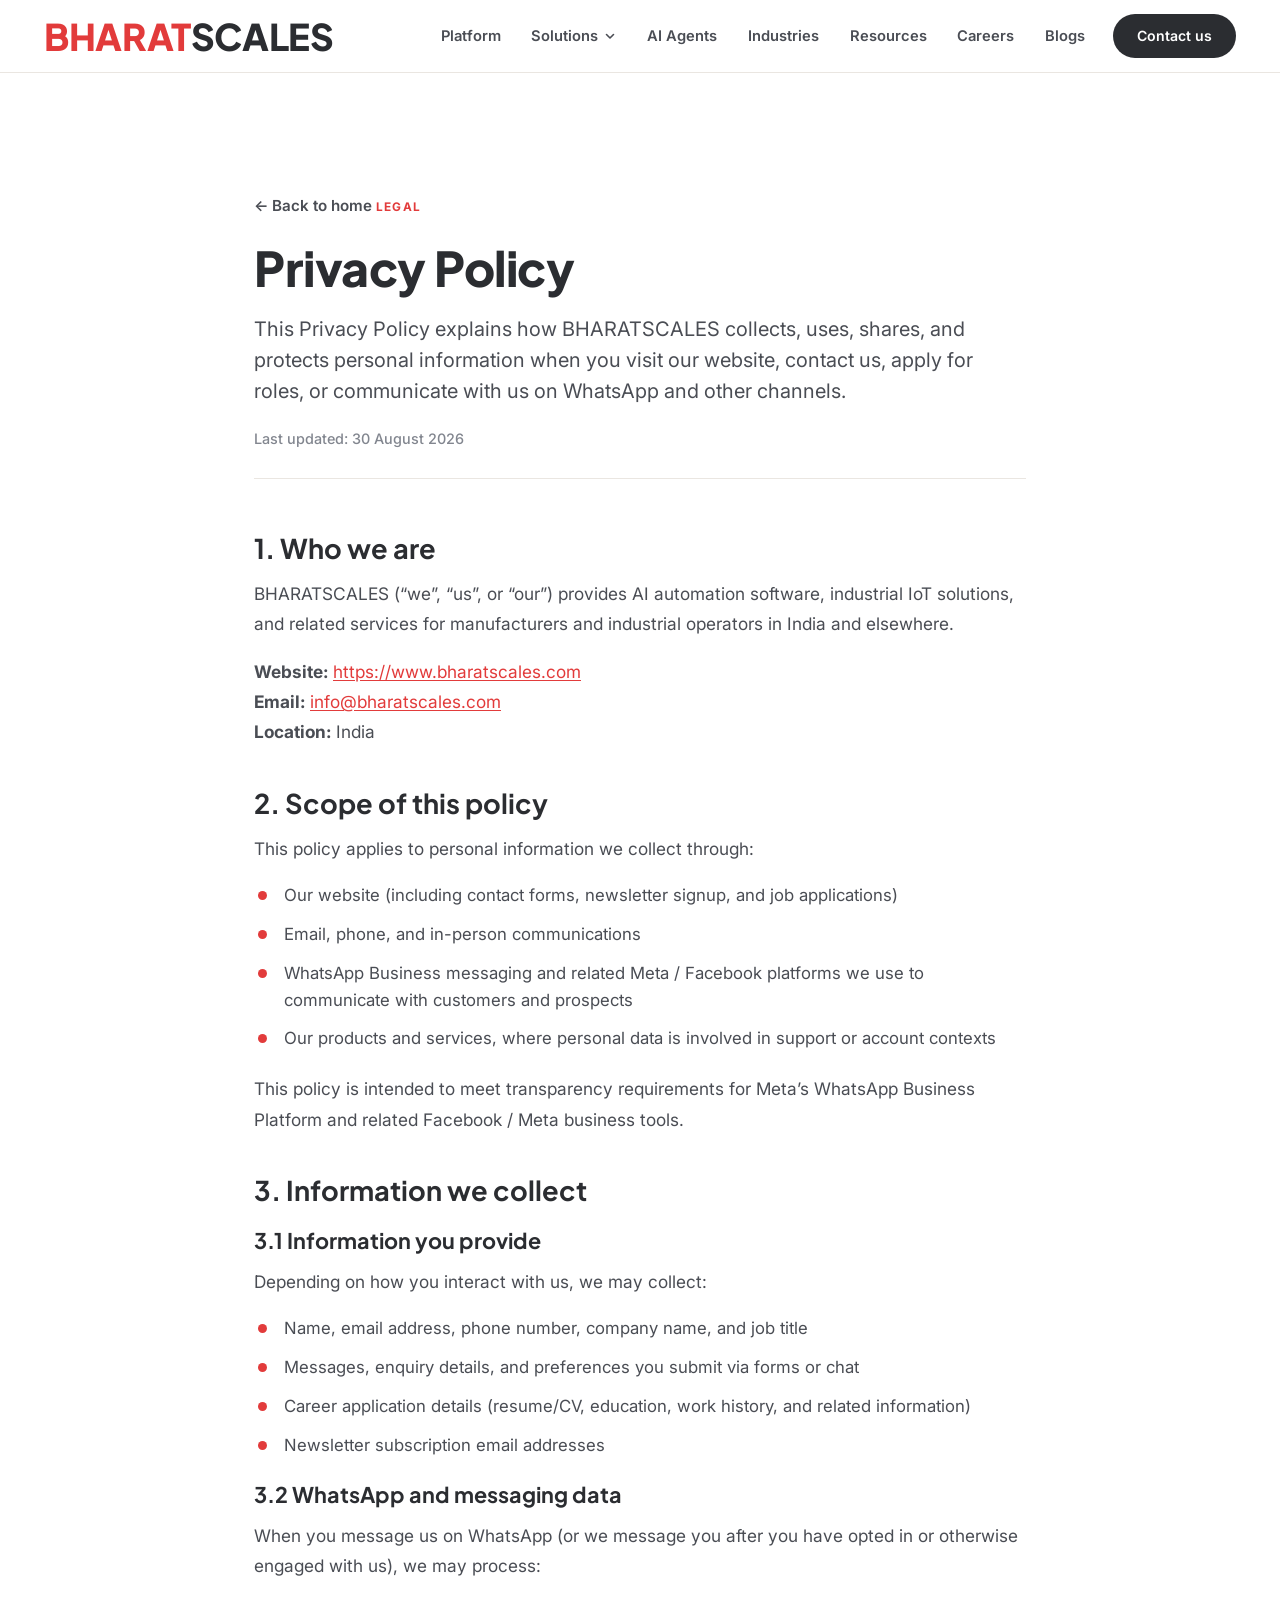
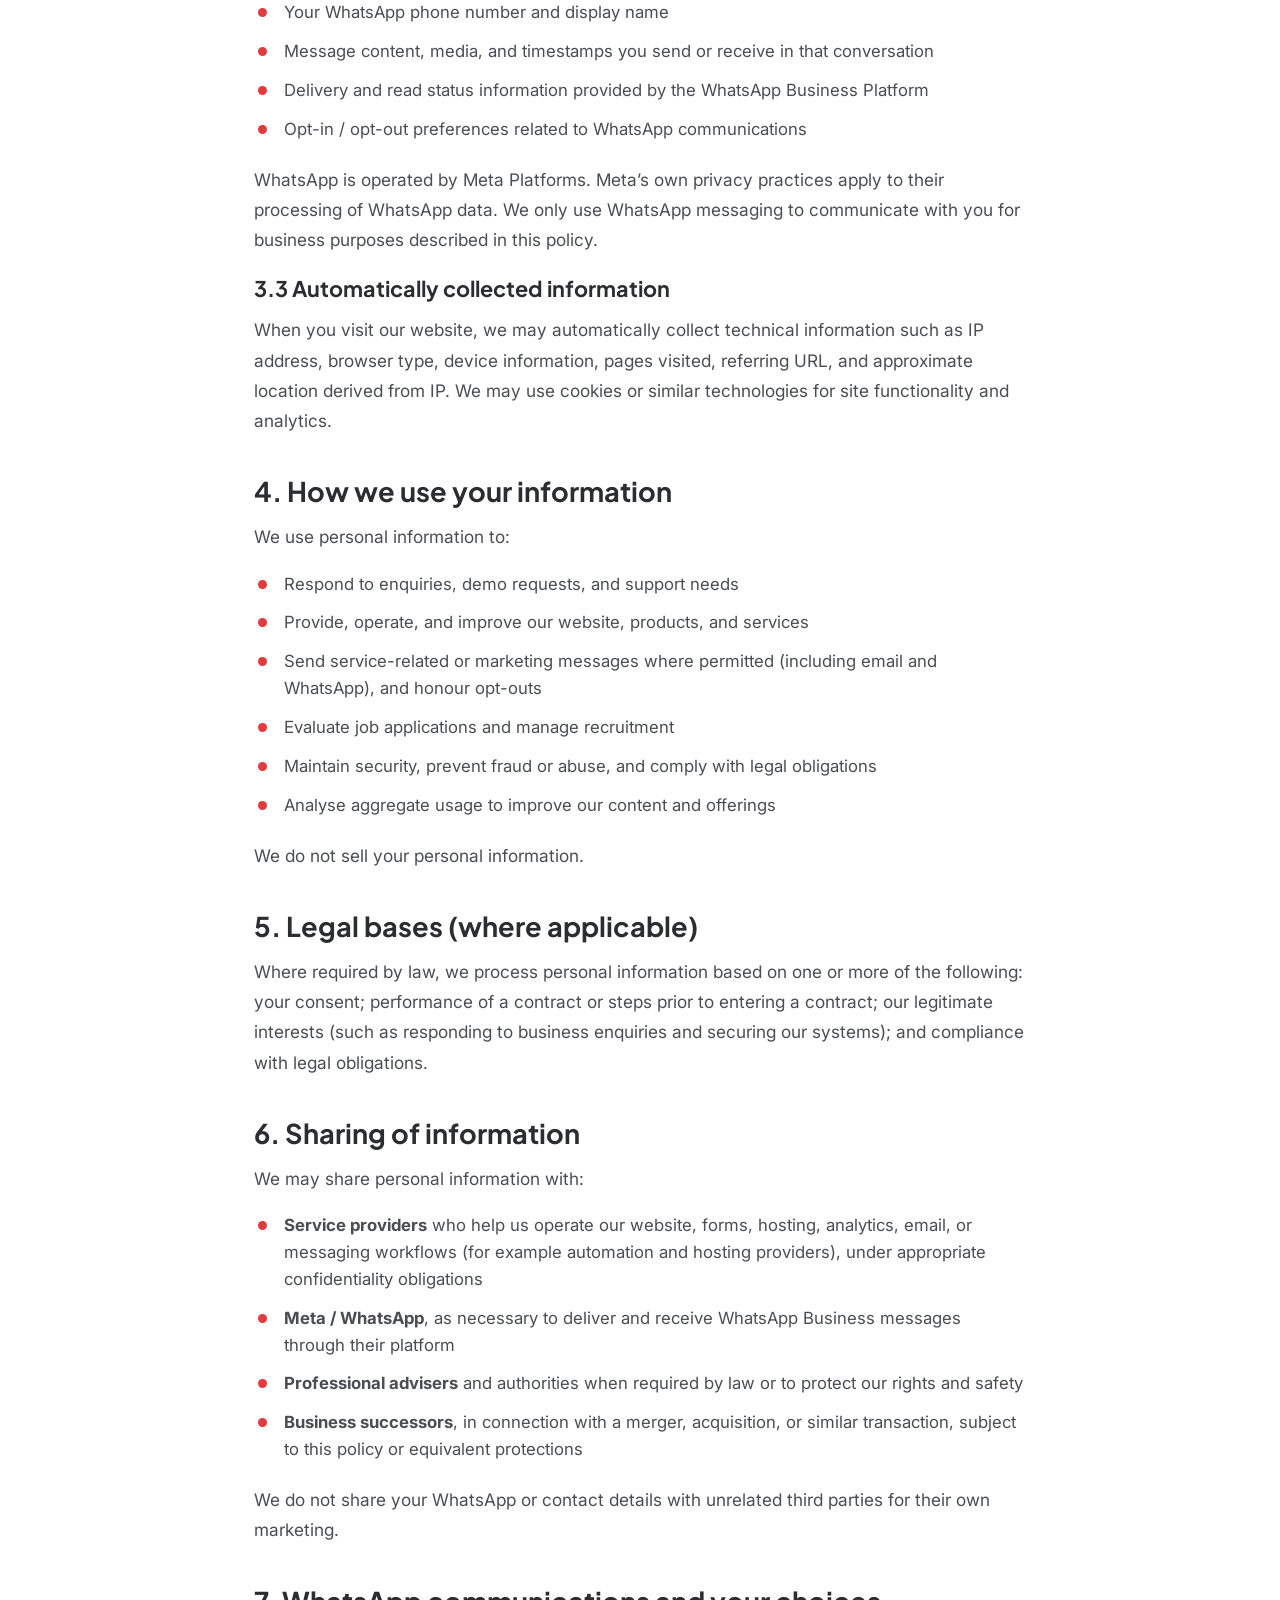
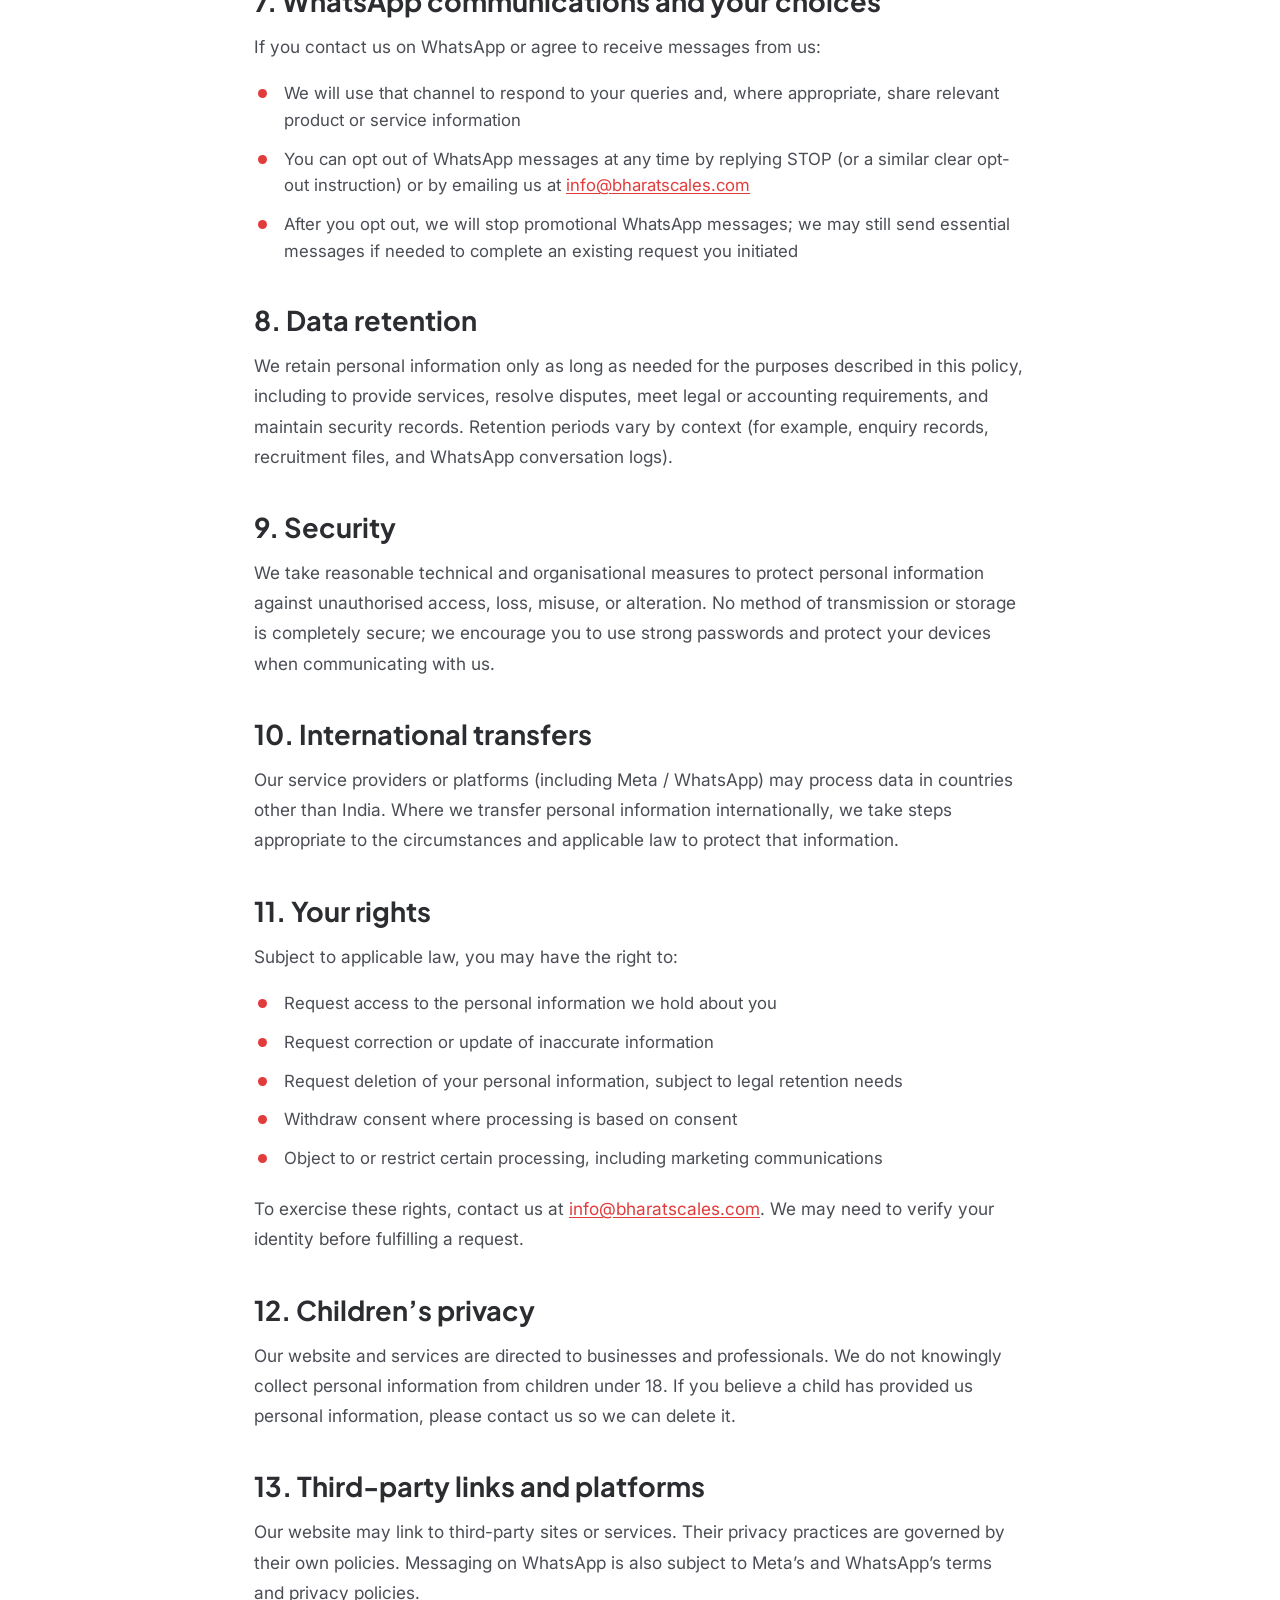
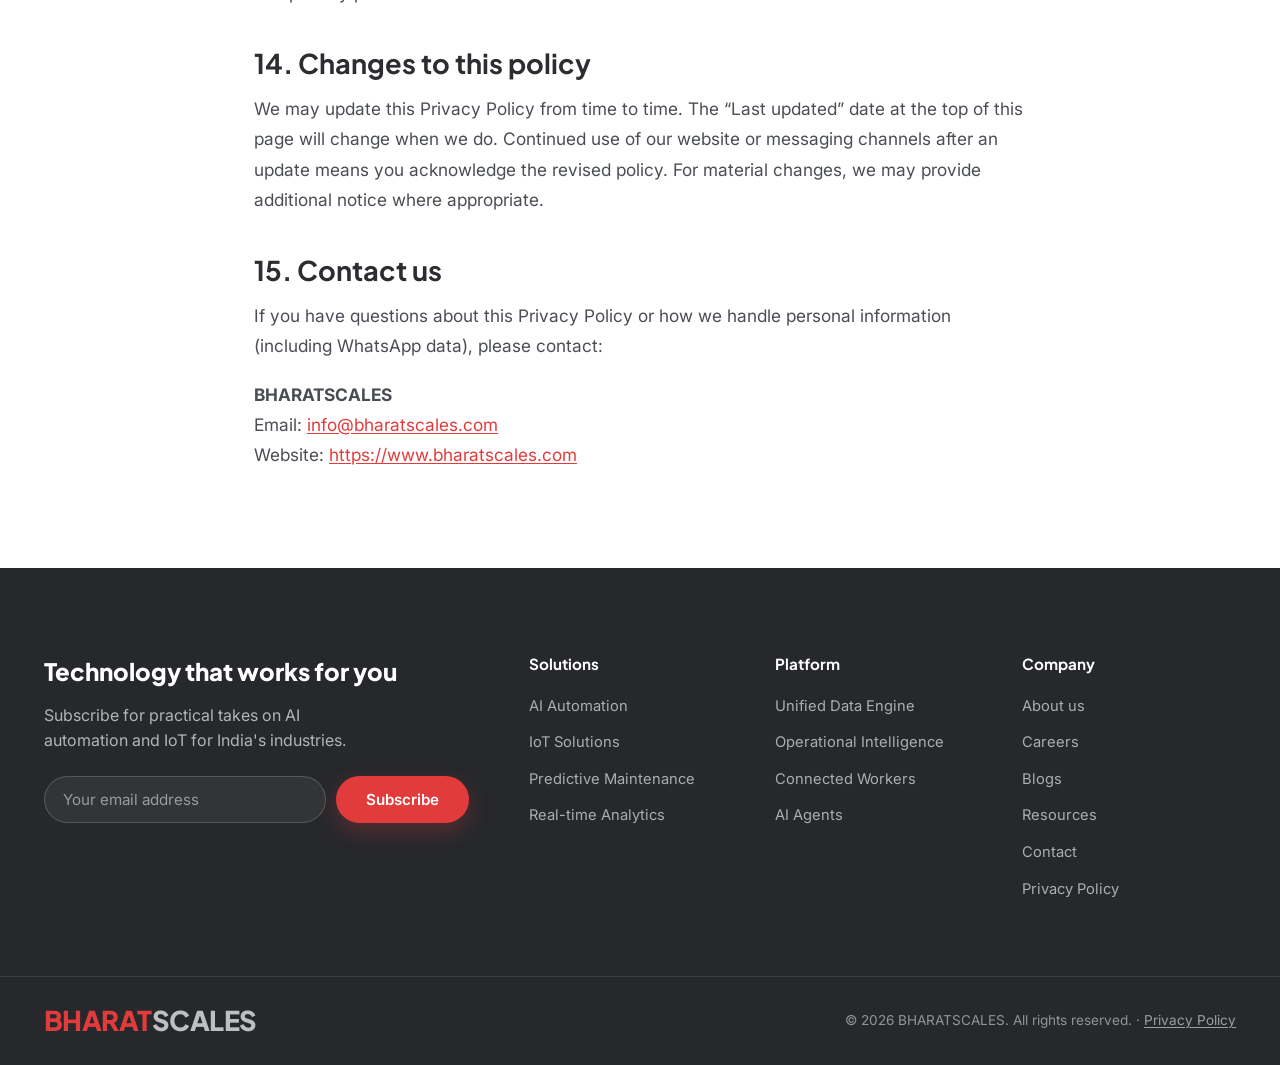
<file: privacy-policy.html>
<!DOCTYPE html>
<html lang="en">
<head>
  <meta charset="UTF-8">
  <meta name="viewport" content="width=device-width, initial-scale=1.0">
  <meta name="description" content="Privacy Policy for BHARATSCALES — how we collect, use, and protect your personal information, including data shared via WhatsApp and our website.">
  <title>Privacy Policy | BHARATSCALES</title>
  <link rel="preconnect" href="https://fonts.googleapis.com">
  <link rel="preconnect" href="https://fonts.gstatic.com" crossorigin>
  <link href="https://fonts.googleapis.com/css2?family=Inter:wght@400;500;600;700&family=Plus+Jakarta+Sans:wght@500;600;700;800&display=swap" rel="stylesheet">
  <link rel="icon" type="image/png" href="favicon.png">
  <link rel="apple-touch-icon" href="favicon.png">
  <link rel="stylesheet" href="styles.css">
</head>
<body>
  <nav class="navbar scrolled" id="navbar">
    <div class="container nav-container">
      <a href="index.html#home" class="header-brand">
        <span class="header-brand-primary">
          <span class="brand-word brand-word--blue">BHARAT</span><span class="brand-word brand-word--grey">SCALES</span>
        </span>
      </a>
      <button class="nav-toggle" id="navToggle" aria-label="Toggle navigation">
        <span></span>
        <span></span>
        <span></span>
      </button>
      <div class="nav-menu" id="navMenu">
        <ul class="nav-links" id="navLinks">
          <li><a href="platform.html">Platform</a></li>
          <li class="nav-dropdown">
            <button type="button" class="nav-dropdown-toggle" aria-expanded="false" aria-haspopup="true">
              Solutions
              <svg class="nav-chevron" viewBox="0 0 12 12" aria-hidden="true"><path d="M2.5 4.5 6 8l3.5-3.5" fill="none" stroke="currentColor" stroke-width="1.6" stroke-linecap="round" stroke-linejoin="round"/></svg>
            </button>
            <ul class="nav-dropdown-menu">
              <li><a href="solutions.html">Product or Services</a></li>
              <li><a href="free-tools.html">Free Tool and Software</a></li>
            </ul>
          </li>
          <li><a href="agents.html">AI Agents</a></li>
          <li><a href="industries.html">Industries</a></li>
          <li><a href="resources.html">Resources</a></li>
          <li><a href="index.html#careers">Careers</a></li>
          <li><a href="blogs.html">Blogs</a></li>
        </ul>
        <a href="index.html#contact" class="nav-enquiry-btn">Contact us</a>
      </div>
    </div>
  </nav>

  <main class="blog-page legal-page">
    <article class="blog-article">
      <div class="container blog-container">
        <a href="index.html" class="blog-back">← Back to home</a>

        <span class="blog-type">Legal</span>
        <h1 class="blog-title">Privacy Policy</h1>
        <p class="blog-excerpt">This Privacy Policy explains how BHARATSCALES collects, uses, shares, and protects personal information when you visit our website, contact us, apply for roles, or communicate with us on WhatsApp and other channels.</p>
        <div class="blog-meta">Last updated: 30 August 2026</div>

        <div class="blog-body">
          <h2>1. Who we are</h2>
          <p>BHARATSCALES (“we”, “us”, or “our”) provides AI automation software, industrial IoT solutions, and related services for manufacturers and industrial operators in India and elsewhere.</p>
          <p>
            <strong>Website:</strong> <a href="https://www.bharatscales.com">https://www.bharatscales.com</a><br>
            <strong>Email:</strong> <a href="mailto:info@bharatscales.com">info@bharatscales.com</a><br>
            <strong>Location:</strong> India
          </p>

          <h2>2. Scope of this policy</h2>
          <p>This policy applies to personal information we collect through:</p>
          <ul class="blog-list">
            <li>Our website (including contact forms, newsletter signup, and job applications)</li>
            <li>Email, phone, and in-person communications</li>
            <li>WhatsApp Business messaging and related Meta / Facebook platforms we use to communicate with customers and prospects</li>
            <li>Our products and services, where personal data is involved in support or account contexts</li>
          </ul>
          <p>This policy is intended to meet transparency requirements for Meta’s WhatsApp Business Platform and related Facebook / Meta business tools.</p>

          <h2>3. Information we collect</h2>
          <h3>3.1 Information you provide</h3>
          <p>Depending on how you interact with us, we may collect:</p>
          <ul class="blog-list">
            <li>Name, email address, phone number, company name, and job title</li>
            <li>Messages, enquiry details, and preferences you submit via forms or chat</li>
            <li>Career application details (resume/CV, education, work history, and related information)</li>
            <li>Newsletter subscription email addresses</li>
          </ul>

          <h3>3.2 WhatsApp and messaging data</h3>
          <p>When you message us on WhatsApp (or we message you after you have opted in or otherwise engaged with us), we may process:</p>
          <ul class="blog-list">
            <li>Your WhatsApp phone number and display name</li>
            <li>Message content, media, and timestamps you send or receive in that conversation</li>
            <li>Delivery and read status information provided by the WhatsApp Business Platform</li>
            <li>Opt-in / opt-out preferences related to WhatsApp communications</li>
          </ul>
          <p>WhatsApp is operated by Meta Platforms. Meta’s own privacy practices apply to their processing of WhatsApp data. We only use WhatsApp messaging to communicate with you for business purposes described in this policy.</p>

          <h3>3.3 Automatically collected information</h3>
          <p>When you visit our website, we may automatically collect technical information such as IP address, browser type, device information, pages visited, referring URL, and approximate location derived from IP. We may use cookies or similar technologies for site functionality and analytics.</p>

          <h2>4. How we use your information</h2>
          <p>We use personal information to:</p>
          <ul class="blog-list">
            <li>Respond to enquiries, demo requests, and support needs</li>
            <li>Provide, operate, and improve our website, products, and services</li>
            <li>Send service-related or marketing messages where permitted (including email and WhatsApp), and honour opt-outs</li>
            <li>Evaluate job applications and manage recruitment</li>
            <li>Maintain security, prevent fraud or abuse, and comply with legal obligations</li>
            <li>Analyse aggregate usage to improve our content and offerings</li>
          </ul>
          <p>We do not sell your personal information.</p>

          <h2>5. Legal bases (where applicable)</h2>
          <p>Where required by law, we process personal information based on one or more of the following: your consent; performance of a contract or steps prior to entering a contract; our legitimate interests (such as responding to business enquiries and securing our systems); and compliance with legal obligations.</p>

          <h2>6. Sharing of information</h2>
          <p>We may share personal information with:</p>
          <ul class="blog-list">
            <li><strong>Service providers</strong> who help us operate our website, forms, hosting, analytics, email, or messaging workflows (for example automation and hosting providers), under appropriate confidentiality obligations</li>
            <li><strong>Meta / WhatsApp</strong>, as necessary to deliver and receive WhatsApp Business messages through their platform</li>
            <li><strong>Professional advisers</strong> and authorities when required by law or to protect our rights and safety</li>
            <li><strong>Business successors</strong>, in connection with a merger, acquisition, or similar transaction, subject to this policy or equivalent protections</li>
          </ul>
          <p>We do not share your WhatsApp or contact details with unrelated third parties for their own marketing.</p>

          <h2>7. WhatsApp communications and your choices</h2>
          <p>If you contact us on WhatsApp or agree to receive messages from us:</p>
          <ul class="blog-list">
            <li>We will use that channel to respond to your queries and, where appropriate, share relevant product or service information</li>
            <li>You can opt out of WhatsApp messages at any time by replying STOP (or a similar clear opt-out instruction) or by emailing us at <a href="mailto:info@bharatscales.com">info@bharatscales.com</a></li>
            <li>After you opt out, we will stop promotional WhatsApp messages; we may still send essential messages if needed to complete an existing request you initiated</li>
          </ul>

          <h2>8. Data retention</h2>
          <p>We retain personal information only as long as needed for the purposes described in this policy, including to provide services, resolve disputes, meet legal or accounting requirements, and maintain security records. Retention periods vary by context (for example, enquiry records, recruitment files, and WhatsApp conversation logs).</p>

          <h2>9. Security</h2>
          <p>We take reasonable technical and organisational measures to protect personal information against unauthorised access, loss, misuse, or alteration. No method of transmission or storage is completely secure; we encourage you to use strong passwords and protect your devices when communicating with us.</p>

          <h2>10. International transfers</h2>
          <p>Our service providers or platforms (including Meta / WhatsApp) may process data in countries other than India. Where we transfer personal information internationally, we take steps appropriate to the circumstances and applicable law to protect that information.</p>

          <h2>11. Your rights</h2>
          <p>Subject to applicable law, you may have the right to:</p>
          <ul class="blog-list">
            <li>Request access to the personal information we hold about you</li>
            <li>Request correction or update of inaccurate information</li>
            <li>Request deletion of your personal information, subject to legal retention needs</li>
            <li>Withdraw consent where processing is based on consent</li>
            <li>Object to or restrict certain processing, including marketing communications</li>
          </ul>
          <p>To exercise these rights, contact us at <a href="mailto:info@bharatscales.com">info@bharatscales.com</a>. We may need to verify your identity before fulfilling a request.</p>

          <h2>12. Children’s privacy</h2>
          <p>Our website and services are directed to businesses and professionals. We do not knowingly collect personal information from children under 18. If you believe a child has provided us personal information, please contact us so we can delete it.</p>

          <h2>13. Third-party links and platforms</h2>
          <p>Our website may link to third-party sites or services. Their privacy practices are governed by their own policies. Messaging on WhatsApp is also subject to Meta’s and WhatsApp’s terms and privacy policies.</p>

          <h2>14. Changes to this policy</h2>
          <p>We may update this Privacy Policy from time to time. The “Last updated” date at the top of this page will change when we do. Continued use of our website or messaging channels after an update means you acknowledge the revised policy. For material changes, we may provide additional notice where appropriate.</p>

          <h2>15. Contact us</h2>
          <p>If you have questions about this Privacy Policy or how we handle personal information (including WhatsApp data), please contact:</p>
          <p>
            <strong>BHARATSCALES</strong><br>
            Email: <a href="mailto:info@bharatscales.com">info@bharatscales.com</a><br>
            Website: <a href="https://www.bharatscales.com">https://www.bharatscales.com</a>
          </p>
        </div>
      </div>
    </article>
  </main>

  <footer class="footer">
    <div class="container footer-top">
      <div class="footer-subscribe">
        <h3>Technology that works for you</h3>
        <p>Subscribe for practical takes on AI automation and IoT for India's industries.</p>
        <form class="subscribe-form" id="subscribeForm">
          <input type="email" placeholder="Your email address" aria-label="Email address" required>
          <button type="submit" class="btn btn-primary">Subscribe</button>
        </form>
        <p class="subscribe-note" id="subscribeNote"></p>
      </div>
      <div class="footer-cols">
        <div class="footer-links">
          <h4>Solutions</h4>
          <ul>
            <li><a href="solutions.html">AI Automation</a></li>
            <li><a href="solutions.html">IoT Solutions</a></li>
            <li><a href="solutions.html">Predictive Maintenance</a></li>
            <li><a href="solutions.html">Real-time Analytics</a></li>
          </ul>
        </div>
        <div class="footer-links">
          <h4>Platform</h4>
          <ul>
            <li><a href="platform.html">Unified Data Engine</a></li>
            <li><a href="platform.html">Operational Intelligence</a></li>
            <li><a href="platform.html">Connected Workers</a></li>
            <li><a href="agents.html">AI Agents</a></li>
          </ul>
        </div>
        <div class="footer-links">
          <h4>Company</h4>
          <ul>
            <li><a href="index.html#home">About us</a></li>
            <li><a href="index.html#careers">Careers</a></li>
            <li><a href="blogs.html">Blogs</a></li>
            <li><a href="resources.html">Resources</a></li>
            <li><a href="index.html#contact">Contact</a></li>
            <li><a href="privacy-policy.html">Privacy Policy</a></li>
          </ul>
        </div>
      </div>
    </div>
    <div class="footer-bottom">
      <div class="container footer-bottom-inner">
        <a href="index.html#home" class="footer-brand">
          <span class="brand-word brand-word--blue">BHARAT</span><span class="brand-word brand-word--grey">SCALES</span>
        </a>
        <p>&copy; 2026 BHARATSCALES. All rights reserved. · <a href="privacy-policy.html" class="footer-legal-link">Privacy Policy</a></p>
      </div>
    </div>
  </footer>

  <script src="script.js"></script>
</body>
</html>
</file>
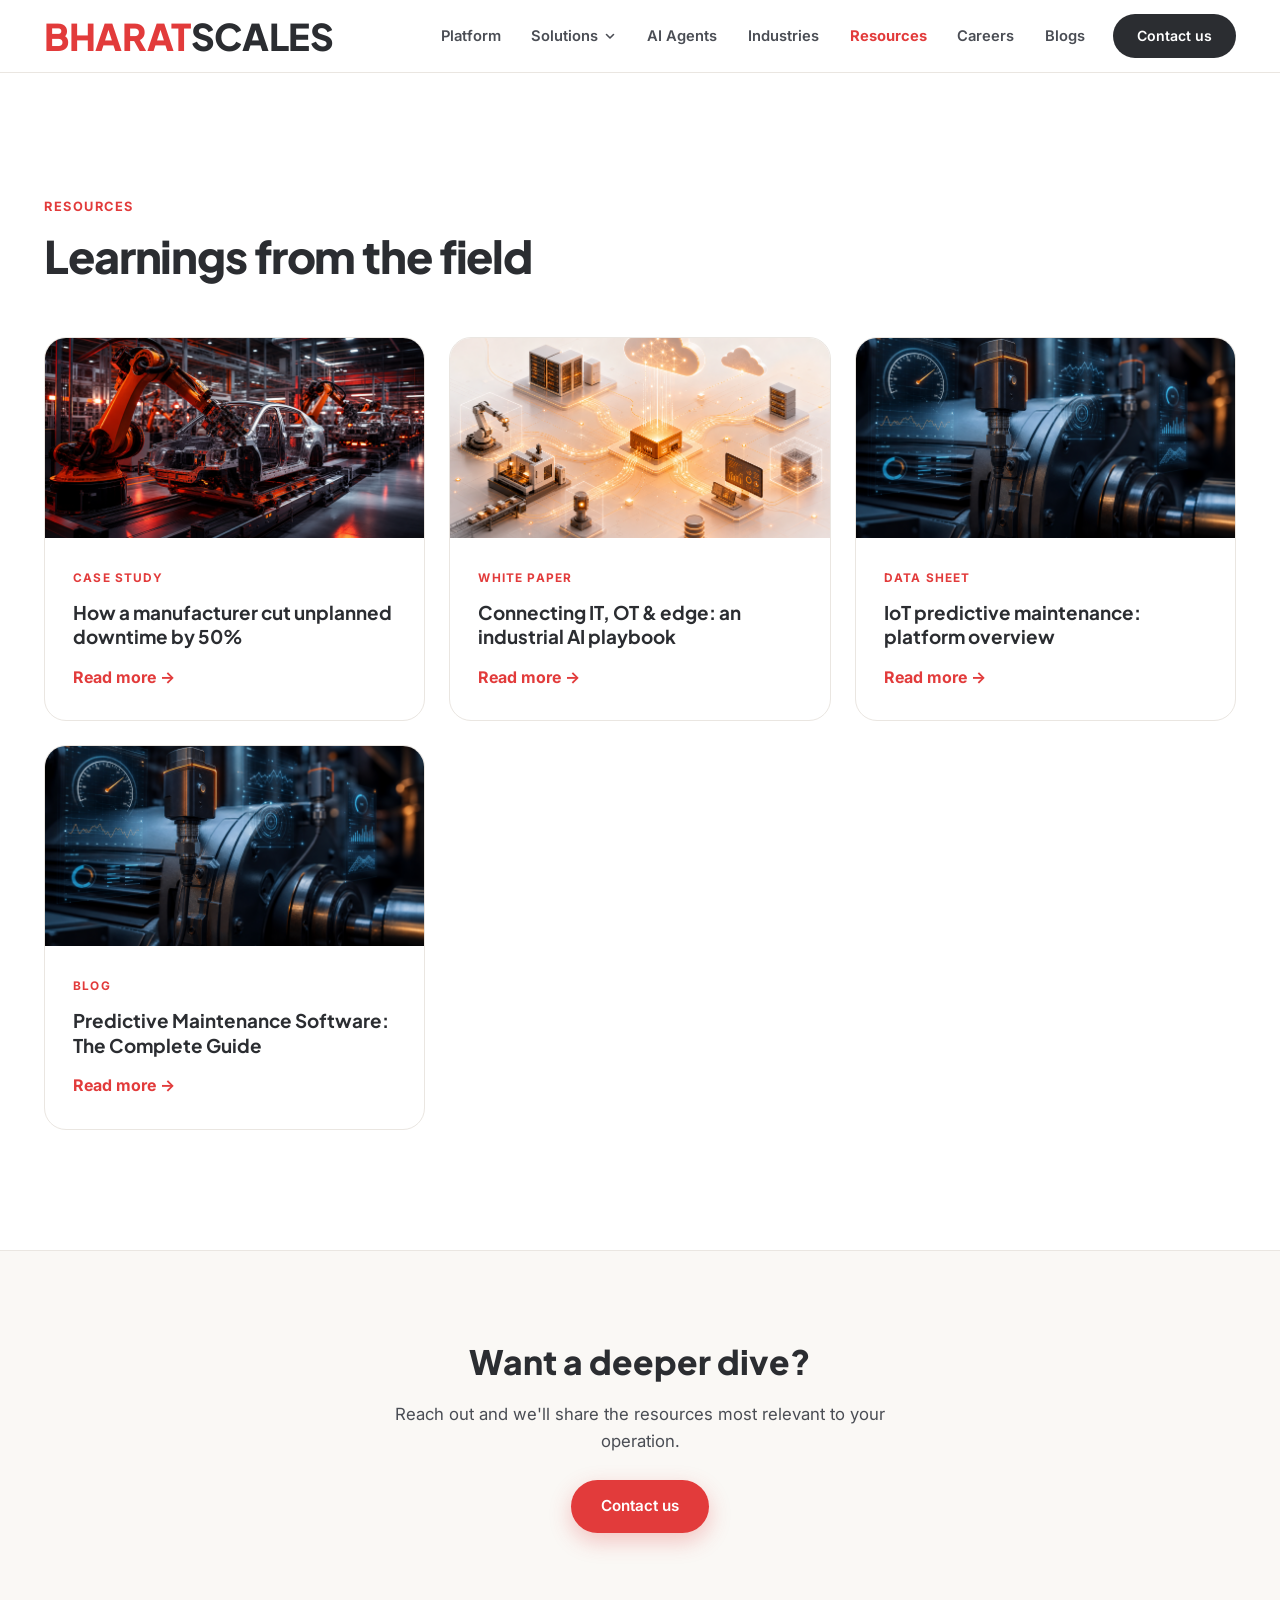
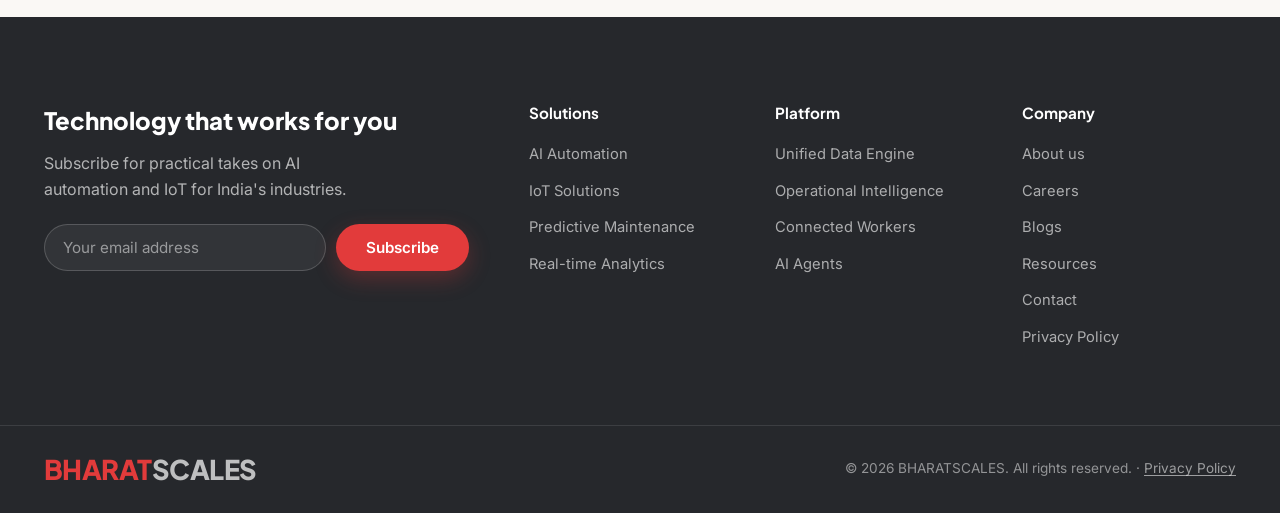
<file: resources.html>
<!DOCTYPE html>
<html lang="en">
<head>
  <meta charset="UTF-8">
  <meta name="viewport" content="width=device-width, initial-scale=1.0">
  <meta name="description" content="BHARATSCALES resources — case studies, white papers, and data sheets on industrial AI and IoT.">
  <title>Resources | BHARATSCALES</title>
  <link rel="preconnect" href="https://fonts.googleapis.com">
  <link rel="preconnect" href="https://fonts.gstatic.com" crossorigin>
  <link href="https://fonts.googleapis.com/css2?family=Inter:wght@400;500;600;700&family=Plus+Jakarta+Sans:wght@500;600;700;800&display=swap" rel="stylesheet">
  <link rel="icon" type="image/png" href="favicon.png">
  <link rel="apple-touch-icon" href="favicon.png">
  <link rel="stylesheet" href="styles.css">
</head>
<body>
  <nav class="navbar scrolled" id="navbar">
    <div class="container nav-container">
      <a href="index.html#home" class="header-brand">
        <span class="header-brand-primary">
          <span class="brand-word brand-word--blue">BHARAT</span><span class="brand-word brand-word--grey">SCALES</span>
        </span>
      </a>
      <button class="nav-toggle" id="navToggle" aria-label="Toggle navigation">
        <span></span>
        <span></span>
        <span></span>
      </button>
      <div class="nav-menu" id="navMenu">
        <ul class="nav-links" id="navLinks">
          <li><a href="platform.html">Platform</a></li>
          <li class="nav-dropdown">
            <button type="button" class="nav-dropdown-toggle" aria-expanded="false" aria-haspopup="true">
              Solutions
              <svg class="nav-chevron" viewBox="0 0 12 12" aria-hidden="true"><path d="M2.5 4.5 6 8l3.5-3.5" fill="none" stroke="currentColor" stroke-width="1.6" stroke-linecap="round" stroke-linejoin="round"/></svg>
            </button>
            <ul class="nav-dropdown-menu">
              <li><a href="solutions.html">Product or Services</a></li>
              <li><a href="free-tools.html">Free Tool and Software</a></li>
            </ul>
          </li>
          <li><a href="agents.html">AI Agents</a></li>
          <li><a href="industries.html">Industries</a></li>
          <li><a href="resources.html" class="active">Resources</a></li>
          <li><a href="index.html#careers">Careers</a></li>
          <li><a href="blogs.html">Blogs</a></li>
        </ul>
        <a href="index.html#contact" class="nav-enquiry-btn">Contact us</a>
      </div>
    </div>
  </nav>

  <main>
    <!-- Resources -->
    <section class="resources" id="resources">
      <div class="container">
        <div class="section-header section-header--left">
          <span class="section-tag">Resources</span>
          <h2 class="section-title">Learnings from the field</h2>
        </div>
        <div class="resources-grid">
          <article class="resource-card">
            <div class="resource-media resource-media--a"></div>
            <div class="resource-body">
              <span class="resource-type">Case study</span>
              <h3>How a manufacturer cut unplanned downtime by 50%</h3>
              <a href="blog.html?slug=downtime-case-study" class="link-arrow">Read more →</a>
            </div>
          </article>
          <article class="resource-card">
            <div class="resource-media resource-media--b"></div>
            <div class="resource-body">
              <span class="resource-type">White paper</span>
              <h3>Connecting IT, OT &amp; edge: an industrial AI playbook</h3>
              <a href="blog.html?slug=it-ot-edge-playbook" class="link-arrow">Read more →</a>
            </div>
          </article>
          <article class="resource-card">
            <div class="resource-media resource-media--c"></div>
            <div class="resource-body">
              <span class="resource-type">Data sheet</span>
              <h3>IoT predictive maintenance: platform overview</h3>
              <a href="blog.html?slug=predictive-maintenance-overview" class="link-arrow">Read more →</a>
            </div>
          </article>
          <article class="resource-card">
            <div class="resource-media resource-media--d"></div>
            <div class="resource-body">
              <span class="resource-type">Blog</span>
              <h3>Predictive Maintenance Software: The Complete Guide</h3>
              <a href="blog.html?slug=predictive-maintenance-software-guide" class="link-arrow">Read more →</a>
            </div>
          </article>
        </div>
      </div>
    </section>

    <section class="page-cta">
      <div class="container">
        <h2>Want a deeper dive?</h2>
        <p>Reach out and we'll share the resources most relevant to your operation.</p>
        <a href="index.html#contact" class="btn btn-primary">Contact us</a>
      </div>
    </section>
  </main>

  <footer class="footer">
    <div class="container footer-top">
      <div class="footer-subscribe">
        <h3>Technology that works for you</h3>
        <p>Subscribe for practical takes on AI automation and IoT for India's industries.</p>
        <form class="subscribe-form" id="subscribeForm">
          <input type="email" placeholder="Your email address" aria-label="Email address" required>
          <button type="submit" class="btn btn-primary">Subscribe</button>
        </form>
        <p class="subscribe-note" id="subscribeNote"></p>
      </div>
      <div class="footer-cols">
        <div class="footer-links">
          <h4>Solutions</h4>
          <ul>
            <li><a href="solutions.html">AI Automation</a></li>
            <li><a href="solutions.html">IoT Solutions</a></li>
            <li><a href="solutions.html">Predictive Maintenance</a></li>
            <li><a href="solutions.html">Real-time Analytics</a></li>
          </ul>
        </div>
        <div class="footer-links">
          <h4>Platform</h4>
          <ul>
            <li><a href="platform.html">Unified Data Engine</a></li>
            <li><a href="platform.html">Operational Intelligence</a></li>
            <li><a href="platform.html">Connected Workers</a></li>
            <li><a href="agents.html">AI Agents</a></li>
          </ul>
        </div>
        <div class="footer-links">
          <h4>Company</h4>
          <ul>
            <li><a href="index.html#home">About us</a></li>
            <li><a href="index.html#careers">Careers</a></li>
          <li><a href="blogs.html">Blogs</a></li>
            <li><a href="resources.html">Resources</a></li>
            <li><a href="index.html#contact">Contact</a></li>
            <li><a href="privacy-policy.html">Privacy Policy</a></li>
          </ul>
        </div>
      </div>
    </div>
    <div class="footer-bottom">
      <div class="container footer-bottom-inner">
        <a href="index.html#home" class="footer-brand">
          <span class="brand-word brand-word--blue">BHARAT</span><span class="brand-word brand-word--grey">SCALES</span>
        </a>
        <p>&copy; 2026 BHARATSCALES. All rights reserved. · <a href="privacy-policy.html" class="footer-legal-link">Privacy Policy</a></p>
      </div>
    </div>
  </footer>

  <script src="script.js"></script>
</body>
</html>
</file>
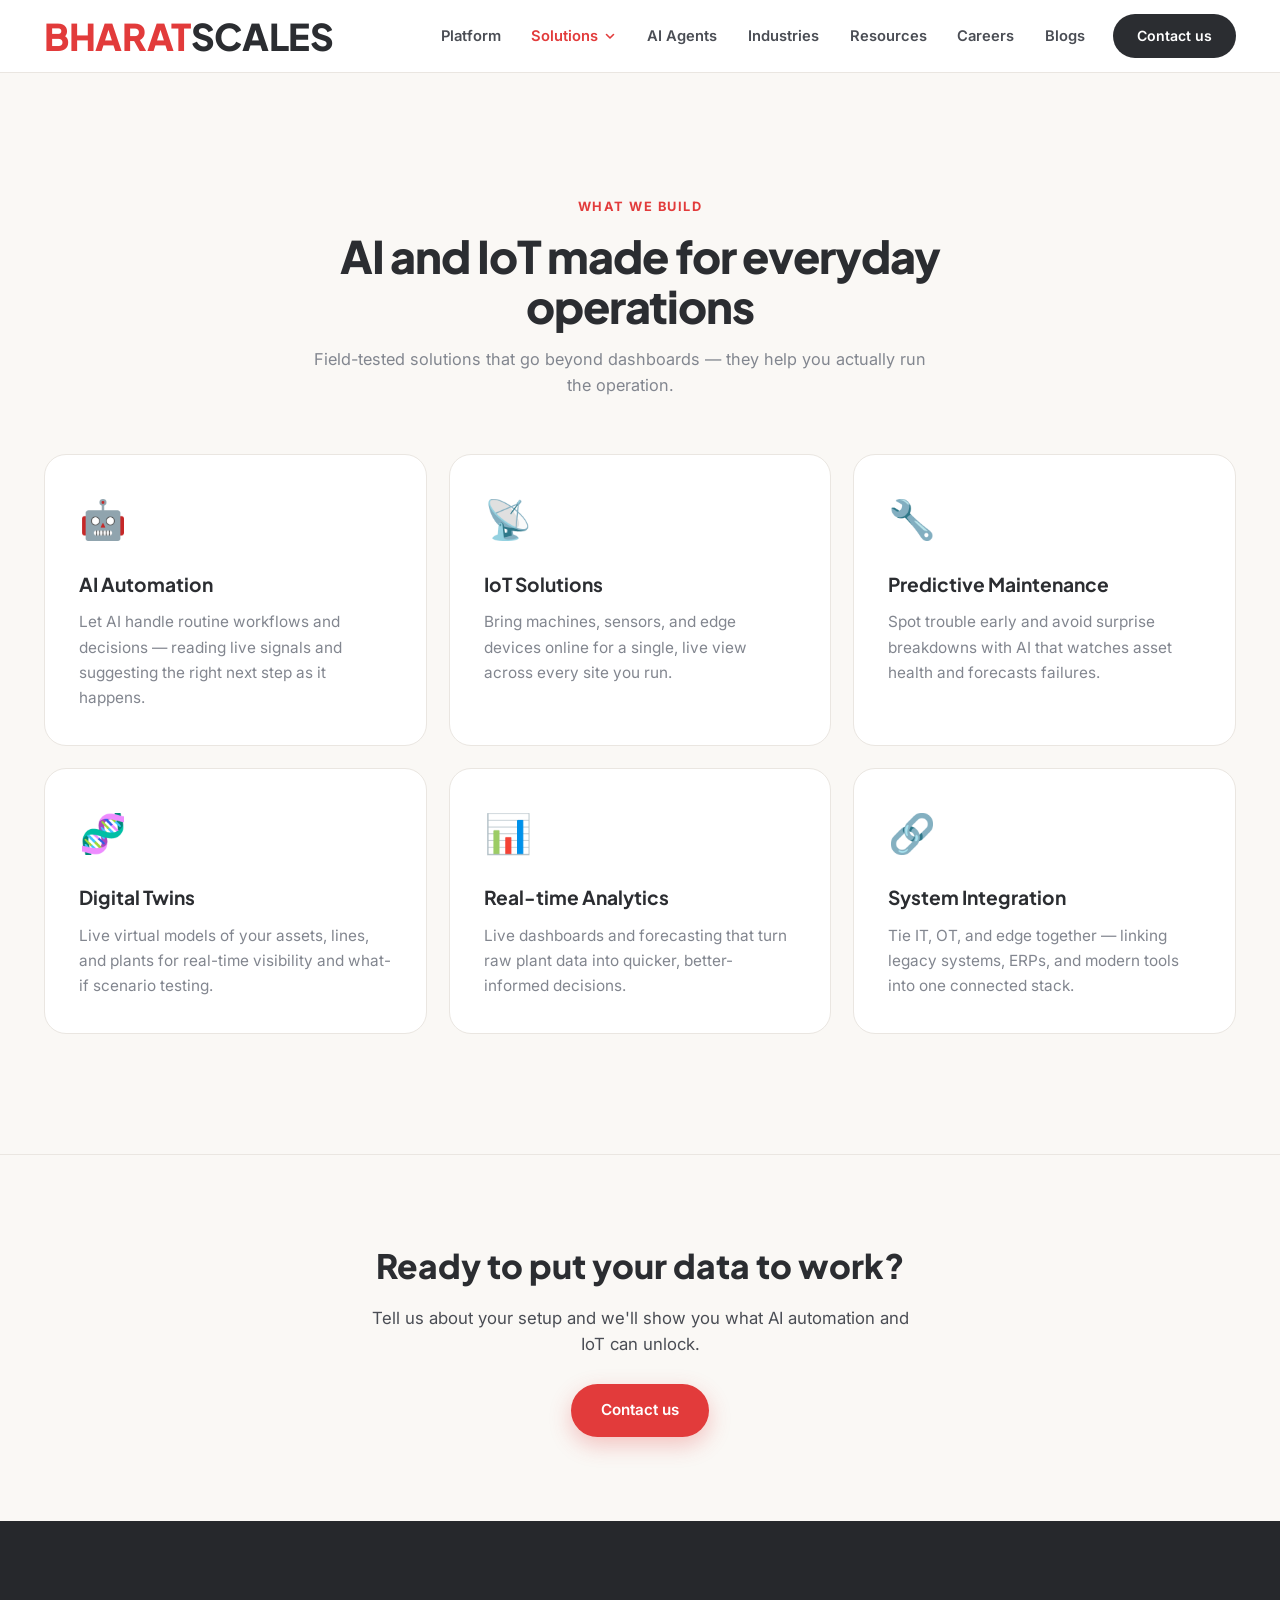
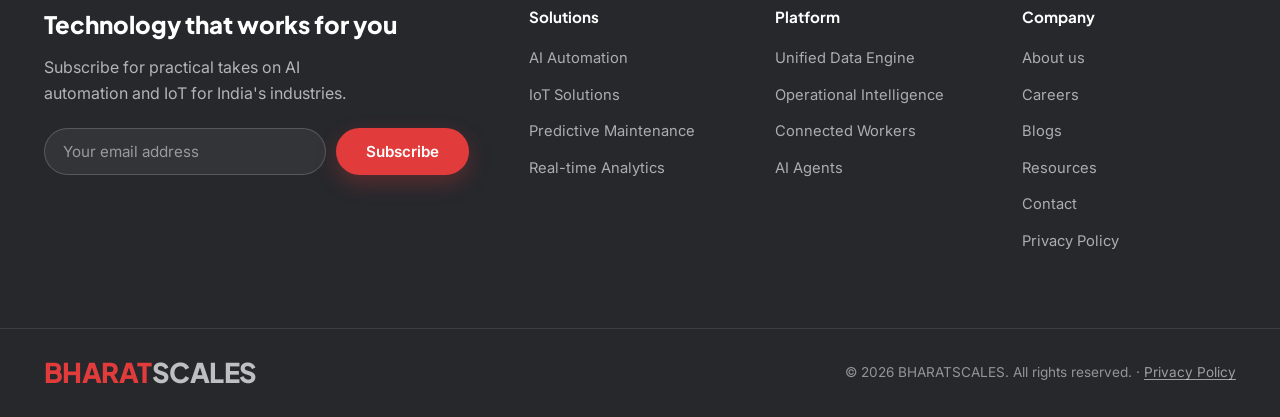
<file: solutions.html>
<!DOCTYPE html>
<html lang="en">
<head>
  <meta charset="UTF-8">
  <meta name="viewport" content="width=device-width, initial-scale=1.0">
  <meta name="description" content="BHARATSCALES solutions — AI automation, IoT, predictive maintenance, digital twins, and more for everyday operations.">
  <title>Solutions | BHARATSCALES</title>
  <link rel="preconnect" href="https://fonts.googleapis.com">
  <link rel="preconnect" href="https://fonts.gstatic.com" crossorigin>
  <link href="https://fonts.googleapis.com/css2?family=Inter:wght@400;500;600;700&family=Plus+Jakarta+Sans:wght@500;600;700;800&display=swap" rel="stylesheet">
  <link rel="icon" type="image/png" href="favicon.png">
  <link rel="apple-touch-icon" href="favicon.png">
  <link rel="stylesheet" href="styles.css">
</head>
<body>
  <nav class="navbar scrolled" id="navbar">
    <div class="container nav-container">
      <a href="index.html#home" class="header-brand">
        <span class="header-brand-primary">
          <span class="brand-word brand-word--blue">BHARAT</span><span class="brand-word brand-word--grey">SCALES</span>
        </span>
      </a>
      <button class="nav-toggle" id="navToggle" aria-label="Toggle navigation">
        <span></span>
        <span></span>
        <span></span>
      </button>
      <div class="nav-menu" id="navMenu">
        <ul class="nav-links" id="navLinks">
          <li><a href="platform.html">Platform</a></li>
          <li class="nav-dropdown is-current">
            <button type="button" class="nav-dropdown-toggle" aria-expanded="false" aria-haspopup="true">
              Solutions
              <svg class="nav-chevron" viewBox="0 0 12 12" aria-hidden="true"><path d="M2.5 4.5 6 8l3.5-3.5" fill="none" stroke="currentColor" stroke-width="1.6" stroke-linecap="round" stroke-linejoin="round"/></svg>
            </button>
            <ul class="nav-dropdown-menu">
              <li><a href="solutions.html" class="active">Product or Services</a></li>
              <li><a href="free-tools.html">Free Tool and Software</a></li>
            </ul>
          </li>
          <li><a href="agents.html">AI Agents</a></li>
          <li><a href="industries.html">Industries</a></li>
          <li><a href="resources.html">Resources</a></li>
          <li><a href="index.html#careers">Careers</a></li>
          <li><a href="blogs.html">Blogs</a></li>
        </ul>
        <a href="index.html#contact" class="nav-enquiry-btn">Contact us</a>
      </div>
    </div>
  </nav>

  <main>
    <!-- Solutions grid -->
    <section class="solutions" id="capabilities">
      <div class="container">
        <div class="section-header">
          <span class="section-tag">What we build</span>
          <h2 class="section-title">AI and IoT made for everyday operations</h2>
          <p class="section-desc">Field-tested solutions that go beyond dashboards — they help you actually run the operation.</p>
        </div>
        <div class="solutions-grid">
          <article class="solution-card">
            <div class="solution-icon">🤖</div>
            <h3>AI Automation</h3>
            <p>Let AI handle routine workflows and decisions — reading live signals and suggesting the right next step as it happens.</p>
          </article>
          <article class="solution-card">
            <div class="solution-icon">📡</div>
            <h3>IoT Solutions</h3>
            <p>Bring machines, sensors, and edge devices online for a single, live view across every site you run.</p>
          </article>
          <article class="solution-card">
            <div class="solution-icon">🔧</div>
            <h3>Predictive Maintenance</h3>
            <p>Spot trouble early and avoid surprise breakdowns with AI that watches asset health and forecasts failures.</p>
          </article>
          <article class="solution-card">
            <div class="solution-icon">🧬</div>
            <h3>Digital Twins</h3>
            <p>Live virtual models of your assets, lines, and plants for real-time visibility and what-if scenario testing.</p>
          </article>
          <article class="solution-card">
            <div class="solution-icon">📊</div>
            <h3>Real-time Analytics</h3>
            <p>Live dashboards and forecasting that turn raw plant data into quicker, better-informed decisions.</p>
          </article>
          <article class="solution-card">
            <div class="solution-icon">🔗</div>
            <h3>System Integration</h3>
            <p>Tie IT, OT, and edge together — linking legacy systems, ERPs, and modern tools into one connected stack.</p>
          </article>
        </div>
      </div>
    </section>

    <section class="page-cta">
      <div class="container">
        <h2>Ready to put your data to work?</h2>
        <p>Tell us about your setup and we'll show you what AI automation and IoT can unlock.</p>
        <a href="index.html#contact" class="btn btn-primary">Contact us</a>
      </div>
    </section>
  </main>

  <footer class="footer">
    <div class="container footer-top">
      <div class="footer-subscribe">
        <h3>Technology that works for you</h3>
        <p>Subscribe for practical takes on AI automation and IoT for India's industries.</p>
        <form class="subscribe-form" id="subscribeForm">
          <input type="email" placeholder="Your email address" aria-label="Email address" required>
          <button type="submit" class="btn btn-primary">Subscribe</button>
        </form>
        <p class="subscribe-note" id="subscribeNote"></p>
      </div>
      <div class="footer-cols">
        <div class="footer-links">
          <h4>Solutions</h4>
          <ul>
            <li><a href="solutions.html">AI Automation</a></li>
            <li><a href="solutions.html">IoT Solutions</a></li>
            <li><a href="solutions.html">Predictive Maintenance</a></li>
            <li><a href="solutions.html">Real-time Analytics</a></li>
          </ul>
        </div>
        <div class="footer-links">
          <h4>Platform</h4>
          <ul>
            <li><a href="platform.html">Unified Data Engine</a></li>
            <li><a href="platform.html">Operational Intelligence</a></li>
            <li><a href="platform.html">Connected Workers</a></li>
            <li><a href="agents.html">AI Agents</a></li>
          </ul>
        </div>
        <div class="footer-links">
          <h4>Company</h4>
          <ul>
            <li><a href="index.html#home">About us</a></li>
            <li><a href="index.html#careers">Careers</a></li>
          <li><a href="blogs.html">Blogs</a></li>
            <li><a href="resources.html">Resources</a></li>
            <li><a href="index.html#contact">Contact</a></li>
            <li><a href="privacy-policy.html">Privacy Policy</a></li>
          </ul>
        </div>
      </div>
    </div>
    <div class="footer-bottom">
      <div class="container footer-bottom-inner">
        <a href="index.html#home" class="footer-brand">
          <span class="brand-word brand-word--blue">BHARAT</span><span class="brand-word brand-word--grey">SCALES</span>
        </a>
        <p>&copy; 2026 BHARATSCALES. All rights reserved. · <a href="privacy-policy.html" class="footer-legal-link">Privacy Policy</a></p>
      </div>
    </div>
  </footer>

  <script src="script.js"></script>
</body>
</html>
</file>
<file: styles.css>
/* ============================================
   BHARATSCALES — SymphonyAI-inspired UI
   ============================================ */

:root {
  --color-primary: #e23b3b;
  --color-primary-dark: #c42d2d;
  --color-accent: #e23b3b;
  --color-saffron: #f08a3c;
  --color-green: #138808;

  --color-ink: #2b2d31;
  --color-ink-soft: #4a4d54;
  --color-muted: #82868f;
  --color-line: #eae6e1;

  --color-bg: #ffffff;
  --color-bg-soft: #faf8f5;
  --color-bg-tint: #fbeeed;
  --color-dark: #26282c;

  --font-body: 'Inter', -apple-system, BlinkMacSystemFont, sans-serif;
  --font-heading: 'Plus Jakarta Sans', 'Inter', sans-serif;

  --radius: 14px;
  --radius-lg: 22px;
  --radius-pill: 999px;
  --shadow-sm: 0 2px 10px rgba(13, 23, 50, 0.06);
  --shadow: 0 14px 40px rgba(13, 23, 50, 0.10);
  --transition: 0.3s cubic-bezier(0.4, 0, 0.2, 1);
}

*, *::before, *::after {
  box-sizing: border-box;
  margin: 0;
  padding: 0;
}

html {
  scroll-behavior: smooth;
}

body {
  font-family: var(--font-body);
  background: var(--color-bg);
  color: var(--color-ink);
  line-height: 1.6;
  overflow-x: hidden;
  -webkit-font-smoothing: antialiased;
}

.container {
  max-width: 1240px;
  margin: 0 auto;
  padding: 0 24px;
}

a { color: inherit; }

/* ---- Top announcement bar ---- */
.topbar {
  background: var(--color-dark);
  color: #fff;
  font-size: 0.85rem;
}

.topbar-inner {
  display: flex;
  align-items: center;
  gap: 14px;
  min-height: 44px;
  flex-wrap: wrap;
}

.topbar-tag {
  background: rgba(240, 138, 60, 0.18);
  color: var(--color-saffron);
  padding: 3px 10px;
  border-radius: var(--radius-pill);
  font-weight: 600;
  font-size: 0.72rem;
  letter-spacing: 0.04em;
  text-transform: uppercase;
}

.topbar-text { color: rgba(255, 255, 255, 0.8); }

.topbar-link {
  margin-left: auto;
  text-decoration: none;
  font-weight: 600;
  color: #fff;
  white-space: nowrap;
}

.topbar-link:hover { color: var(--color-saffron); }

/* ---- Navigation ---- */
.navbar {
  position: sticky;
  top: 0;
  z-index: 1000;
  background: rgba(255, 255, 255, 0.85);
  backdrop-filter: blur(14px);
  border-bottom: 1px solid var(--color-line);
  transition: var(--transition);
}

.navbar.scrolled {
  box-shadow: var(--shadow-sm);
}

.nav-container {
  display: flex;
  align-items: center;
  justify-content: space-between;
  gap: 24px;
  min-height: 72px;
}

.header-brand {
  display: flex;
  align-items: center;
  text-decoration: none;
  flex-shrink: 0;
}

.brand-logo {
  height: 46px;
  width: auto;
  display: block;
}

.brand-logo--footer {
  height: 52px;
  border-radius: 10px;
}

.header-brand-primary {
  display: flex;
  align-items: baseline;
  font-family: var(--font-heading);
  font-size: 2.3rem;
  font-weight: 800;
  letter-spacing: -0.01em;
  line-height: 1;
  white-space: nowrap;
}

.brand-word--blue { color: var(--color-primary); font-weight: 800; }
.brand-word--grey { color: var(--color-ink); font-weight: 800; }

.nav-menu {
  display: flex;
  align-items: center;
  gap: 28px;
  margin-left: auto;
}

.nav-links {
  display: flex;
  align-items: center;
  gap: clamp(18px, 2.4vw, 36px);
  list-style: none;
}

.nav-links a {
  color: var(--color-ink-soft);
  text-decoration: none;
  font-size: 0.92rem;
  font-weight: 600;
  white-space: nowrap;
  transition: color var(--transition);
}

.nav-links a:hover { color: var(--color-primary); }

.nav-dropdown {
  position: relative;
}

.nav-dropdown-toggle {
  display: inline-flex;
  align-items: center;
  gap: 6px;
  padding: 0;
  background: none;
  border: none;
  cursor: pointer;
  font-family: inherit;
  font-size: 0.92rem;
  font-weight: 600;
  color: var(--color-ink-soft);
  white-space: nowrap;
  transition: color var(--transition);
}

.nav-dropdown-toggle:hover,
.nav-dropdown.open .nav-dropdown-toggle,
.nav-dropdown.is-current .nav-dropdown-toggle {
  color: var(--color-primary);
}

.nav-chevron {
  width: 12px;
  height: 12px;
  flex-shrink: 0;
  transition: transform 0.2s ease;
}

.nav-dropdown.open .nav-chevron {
  transform: rotate(180deg);
}

.nav-dropdown-menu {
  position: absolute;
  top: calc(100% + 16px);
  left: 50%;
  z-index: 30;
  min-width: 250px;
  margin: 0;
  padding: 8px;
  list-style: none;
  background: #fff;
  border: 1px solid var(--color-line);
  border-radius: 12px;
  box-shadow: var(--shadow);
  opacity: 0;
  visibility: hidden;
  pointer-events: none;
  transform: translateX(-50%) translateY(6px);
  transition: opacity 0.2s ease, transform 0.2s ease, visibility 0.2s ease;
}

.nav-dropdown.open .nav-dropdown-menu {
  opacity: 1;
  visibility: visible;
  pointer-events: auto;
  transform: translateX(-50%) translateY(0);
}

.nav-dropdown-menu a {
  display: block;
  padding: 10px 14px;
  border-radius: 8px;
  font-size: 0.9rem;
}

.nav-dropdown-menu a:hover,
.nav-dropdown-menu a.active {
  background: var(--color-bg-tint);
  color: var(--color-primary);
}

.nav-enquiry-btn {
  display: inline-flex;
  align-items: center;
  justify-content: center;
  padding: 11px 24px;
  background: var(--color-ink);
  color: #fff;
  font-size: 0.88rem;
  font-weight: 600;
  text-decoration: none;
  border-radius: var(--radius-pill);
  flex-shrink: 0;
  transition: var(--transition);
}

.nav-enquiry-btn:hover {
  background: var(--color-primary);
  transform: translateY(-1px);
}

.nav-toggle {
  display: none;
  flex-direction: column;
  gap: 5px;
  background: none;
  border: none;
  cursor: pointer;
  padding: 4px;
  z-index: 1001;
}

.nav-toggle span {
  display: block;
  width: 24px;
  height: 2px;
  background: var(--color-ink);
  transition: var(--transition);
}

/* ---- Buttons ---- */
.btn {
  display: inline-flex;
  align-items: center;
  justify-content: center;
  padding: 14px 30px;
  border-radius: var(--radius-pill);
  font-size: 0.95rem;
  font-weight: 600;
  text-decoration: none;
  border: none;
  cursor: pointer;
  transition: var(--transition);
  font-family: var(--font-body);
}

.btn-primary {
  background: var(--color-primary);
  color: #fff;
  box-shadow: 0 8px 22px rgba(226, 59, 59, 0.28);
}

.btn-primary:hover {
  background: var(--color-primary-dark);
  transform: translateY(-2px);
}

.btn-ghost {
  background: transparent;
  color: var(--color-ink);
  border: 1px solid var(--color-line);
}

.btn-ghost:hover { border-color: var(--color-ink); }

.btn-light {
  background: #fff;
  color: var(--color-ink);
}

.btn-light:hover { transform: translateY(-2px); }

.btn-full { width: 100%; }

/* ---- Hero ---- */
.hero {
  position: relative;
  padding: clamp(80px, 12vw, 150px) 0 0;
  overflow: hidden;
  background: linear-gradient(180deg, var(--color-bg-tint) 0%, #fff 75%);
}

.hero-bg {
  position: absolute;
  inset: 0;
  z-index: 0;
  overflow: hidden;
}

.hero-grid {
  position: absolute;
  inset: 0;
  background-image:
    linear-gradient(rgba(13, 23, 50, 0.035) 1px, transparent 1px),
    linear-gradient(90deg, rgba(13, 23, 50, 0.035) 1px, transparent 1px);
  background-size: 64px 64px;
  mask-image: radial-gradient(ellipse at 50% 0%, black 10%, transparent 70%);
}

.hero-orb {
  position: absolute;
  border-radius: 50%;
  filter: blur(60px);
  opacity: 0.55;
}

.hero-orb--1 {
  top: -120px;
  right: -80px;
  width: 480px;
  height: 480px;
  background: radial-gradient(circle, rgba(226, 59, 59, 0.38), transparent 70%);
}

.hero-orb--2 {
  top: 40px;
  left: -120px;
  width: 420px;
  height: 420px;
  background: radial-gradient(circle, rgba(240, 138, 60, 0.40), transparent 70%);
}

.hero-content {
  position: relative;
  z-index: 1;
  text-align: center;
  max-width: 920px;
  padding-bottom: clamp(60px, 9vw, 110px);
}

.hero-eyebrow {
  display: inline-block;
  background: #fff;
  border: 1px solid var(--color-line);
  color: var(--color-primary);
  padding: 7px 18px;
  border-radius: var(--radius-pill);
  font-size: 0.82rem;
  font-weight: 600;
  margin-bottom: 28px;
  box-shadow: var(--shadow-sm);
  animation: fadeInUp 0.6s ease;
}

.hero-title {
  font-family: var(--font-heading);
  font-size: clamp(2.6rem, 7vw, 5rem);
  font-weight: 800;
  line-height: 1.04;
  letter-spacing: -0.035em;
  margin-bottom: 26px;
  animation: fadeInUp 0.6s ease 0.1s both;
}

.gradient-text {
  background: linear-gradient(110deg, var(--color-primary) 0%, var(--color-accent) 55%, var(--color-saffron) 100%);
  -webkit-background-clip: text;
  -webkit-text-fill-color: transparent;
  background-clip: text;
}

.hero-subtitle {
  font-size: clamp(1.05rem, 1.6vw, 1.25rem);
  color: var(--color-ink-soft);
  max-width: 640px;
  margin: 0 auto 36px;
  animation: fadeInUp 0.6s ease 0.2s both;
}

.hero-actions {
  display: flex;
  gap: 16px;
  justify-content: center;
  flex-wrap: wrap;
  animation: fadeInUp 0.6s ease 0.3s both;
}

/* ---- Hero marquee ---- */
.hero-marquee {
  position: relative;
  z-index: 1;
  border-top: 1px solid var(--color-line);
  border-bottom: 1px solid var(--color-line);
  background: rgba(255, 255, 255, 0.6);
  padding: 18px 0;
  overflow: hidden;
  -webkit-mask-image: linear-gradient(90deg, transparent, #000 12%, #000 88%, transparent);
  mask-image: linear-gradient(90deg, transparent, #000 12%, #000 88%, transparent);
}

.marquee-track {
  display: flex;
  align-items: center;
  gap: 32px;
  white-space: nowrap;
  width: max-content;
  animation: marquee 28s linear infinite;
  font-family: var(--font-heading);
  font-weight: 700;
  font-size: 1.1rem;
  color: var(--color-ink-soft);
}

.marquee-track span:nth-child(even) { color: var(--color-saffron); }

/* ---- Statement ---- */
.statement {
  padding: clamp(70px, 9vw, 120px) 0;
}

.statement-title {
  font-family: var(--font-heading);
  font-size: clamp(1.6rem, 3.6vw, 2.8rem);
  font-weight: 700;
  line-height: 1.25;
  letter-spacing: -0.02em;
  max-width: 980px;
}

.statement-title .muted { color: var(--color-muted); }

/* ---- Section common ---- */
.section-header {
  text-align: center;
  max-width: 680px;
  margin: 0 auto 56px;
}

.section-header--left {
  text-align: left;
  margin-left: 0;
}

.section-tag {
  display: inline-block;
  color: var(--color-accent);
  font-size: 0.8rem;
  font-weight: 700;
  text-transform: uppercase;
  letter-spacing: 0.12em;
  margin-bottom: 14px;
}

.section-title {
  font-family: var(--font-heading);
  font-size: clamp(1.9rem, 4vw, 2.8rem);
  font-weight: 800;
  letter-spacing: -0.025em;
  margin-bottom: 16px;
  line-height: 1.1;
}

.section-desc {
  color: var(--color-muted);
  font-size: 1.08rem;
}

/* ---- BS One platform CTA ---- */
.bsone-cta {
  display: inline-flex;
  align-items: center;
  justify-content: space-between;
  gap: 28px;
  margin-top: 32px;
  padding: 16px 18px 16px 22px;
  max-width: 520px;
  width: 100%;
  text-decoration: none;
  color: inherit;
  border: 1px solid rgba(226, 59, 59, 0.18);
  border-radius: var(--radius);
  background:
    linear-gradient(135deg, rgba(251, 238, 237, 0.95) 0%, #fff 55%),
    #fff;
  box-shadow: 0 10px 28px rgba(226, 59, 59, 0.08);
  transition: var(--transition);
}

.bsone-cta:hover {
  border-color: rgba(226, 59, 59, 0.35);
  transform: translateY(-2px);
  box-shadow: 0 14px 34px rgba(226, 59, 59, 0.14);
}

.bsone-cta-copy {
  display: flex;
  flex-direction: column;
  align-items: flex-start;
  gap: 2px;
  text-align: left;
}

.bsone-cta-eyebrow {
  font-size: 0.85rem;
  font-weight: 700;
  letter-spacing: 0.1em;
  text-transform: uppercase;
  color: var(--color-accent);
}

.bsone-cta-action {
  flex-shrink: 0;
  display: inline-flex;
  align-items: center;
  justify-content: center;
  padding: 12px 18px;
  border-radius: var(--radius-pill);
  background: var(--color-primary);
  color: #fff;
  font-size: 0.9rem;
  font-weight: 600;
  white-space: nowrap;
  box-shadow: 0 8px 20px rgba(226, 59, 59, 0.28);
  transition: var(--transition);
}

.bsone-cta:hover .bsone-cta-action {
  background: var(--color-primary-dark);
}

@media (max-width: 560px) {
  .bsone-cta {
    flex-direction: column;
    align-items: stretch;
    gap: 14px;
    padding: 18px;
  }

  .bsone-cta-action {
    width: 100%;
  }
}

/* ---- Industries (tabs) ---- */
.industries {
  padding: clamp(40px, 6vw, 70px) 0 clamp(80px, 10vw, 120px);
}

.tab-list {
  display: flex;
  justify-content: center;
  flex-wrap: wrap;
  gap: 10px;
  margin-bottom: 40px;
}

.tab-btn {
  padding: 12px 28px;
  border-radius: var(--radius-pill);
  border: 1px solid var(--color-line);
  background: #fff;
  color: var(--color-ink-soft);
  font-family: var(--font-body);
  font-size: 0.95rem;
  font-weight: 600;
  cursor: pointer;
  transition: var(--transition);
}

.tab-btn:hover { border-color: var(--color-ink); }

.tab-btn.active {
  background: var(--color-ink);
  color: #fff;
  border-color: var(--color-ink);
}

.tab-panel {
  display: none;
  animation: fadeIn 0.4s ease;
}

.tab-panel.active { display: block; }

.tab-grid {
  display: grid;
  grid-template-columns: 1.1fr 1fr;
  gap: clamp(32px, 5vw, 64px);
  align-items: center;
  background: var(--color-bg-soft);
  border: 1px solid var(--color-line);
  border-radius: var(--radius-lg);
  padding: clamp(32px, 5vw, 56px);
}

.tab-copy h3 {
  font-family: var(--font-heading);
  font-size: clamp(1.4rem, 2.6vw, 2rem);
  font-weight: 800;
  letter-spacing: -0.02em;
  margin-bottom: 18px;
  line-height: 1.2;
}

.tab-copy p {
  color: var(--color-ink-soft);
  font-size: 1.05rem;
  margin-bottom: 24px;
}

.link-arrow {
  font-weight: 700;
  color: var(--color-primary);
  text-decoration: none;
  transition: var(--transition);
}

.link-arrow:hover { color: var(--color-primary-dark); }

.tab-stats {
  display: flex;
  flex-direction: column;
  gap: 8px;
}

.metric {
  padding: 22px 26px;
  background: #fff;
  border: 1px solid var(--color-line);
  border-radius: var(--radius);
  box-shadow: var(--shadow-sm);
}

.metric-num {
  display: block;
  font-family: var(--font-heading);
  font-size: clamp(2.2rem, 4vw, 3rem);
  font-weight: 800;
  line-height: 1;
  letter-spacing: -0.03em;
  background: linear-gradient(110deg, var(--color-primary), var(--color-saffron));
  -webkit-background-clip: text;
  -webkit-text-fill-color: transparent;
  background-clip: text;
}

.metric-label {
  display: block;
  margin-top: 8px;
  color: var(--color-muted);
  font-size: 0.95rem;
  font-weight: 500;
}

/* ---- Capabilities list (tabs) ---- */
.tab-caps {
  background: #fff;
  border: 1px solid var(--color-line);
  border-radius: var(--radius);
  padding: 28px 30px;
  box-shadow: var(--shadow-sm);
}

.tab-caps h4 {
  font-family: var(--font-heading);
  font-size: 0.8rem;
  font-weight: 700;
  text-transform: uppercase;
  letter-spacing: 0.1em;
  color: var(--color-accent);
  margin-bottom: 16px;
}

.cap-list {
  list-style: none;
  display: flex;
  flex-direction: column;
  gap: 12px;
}

.cap-list li {
  position: relative;
  padding-left: 28px;
  color: var(--color-ink-soft);
  font-size: 0.98rem;
  line-height: 1.5;
}

.cap-list li::before {
  content: "";
  position: absolute;
  left: 0;
  top: 7px;
  width: 16px;
  height: 16px;
  border-radius: 50%;
  background: var(--color-primary);
  -webkit-mask: url("data:image/svg+xml,%3Csvg xmlns='http://www.w3.org/2000/svg' viewBox='0 0 24 24'%3E%3Cpath fill='white' d='M9 16.17 4.83 12l-1.42 1.41L9 19 21 7l-1.41-1.41z'/%3E%3C/svg%3E") center / 12px no-repeat;
  mask: url("data:image/svg+xml,%3Csvg xmlns='http://www.w3.org/2000/svg' viewBox='0 0 24 24'%3E%3Cpath fill='white' d='M9 16.17 4.83 12l-1.42 1.41L9 19 21 7l-1.41-1.41z'/%3E%3C/svg%3E") center / 12px no-repeat;
}

/* ---- Results band ---- */
.results {
  padding: clamp(70px, 9vw, 110px) 0;
  background: var(--color-bg-soft);
}

.results-grid {
  display: grid;
  grid-template-columns: repeat(4, 1fr);
  gap: 20px;
}

.result {
  background: #fff;
  border: 1px solid var(--color-line);
  border-radius: var(--radius-lg);
  padding: 36px 28px;
  text-align: center;
  box-shadow: var(--shadow-sm);
}

.result-num {
  display: block;
  font-family: var(--font-heading);
  font-size: clamp(2.4rem, 4.5vw, 3.4rem);
  font-weight: 800;
  line-height: 1;
  letter-spacing: -0.03em;
  background: linear-gradient(110deg, var(--color-primary), var(--color-saffron));
  -webkit-background-clip: text;
  -webkit-text-fill-color: transparent;
  background-clip: text;
}

.result-label {
  display: block;
  margin-top: 12px;
  color: var(--color-muted);
  font-size: 0.95rem;
  font-weight: 500;
}

.results-footnote {
  text-align: center;
  margin-top: 36px;
}

/* ---- SEO content sections (homepage) ---- */
.seo-content {
  padding: clamp(80px, 10vw, 120px) 0;
}

.seo-content-grid {
  display: grid;
  grid-template-columns: repeat(auto-fit, minmax(320px, 1fr));
  gap: 24px;
}

.seo-block {
  background: #fff;
  border: 1px solid var(--color-line);
  border-radius: var(--radius-lg);
  padding: clamp(28px, 4vw, 36px);
  box-shadow: var(--shadow-sm);
}

.seo-block-title {
  font-family: var(--font-heading);
  font-size: clamp(1.15rem, 2.4vw, 1.45rem);
  font-weight: 800;
  letter-spacing: -0.02em;
  line-height: 1.25;
  margin-bottom: 14px;
}

.seo-block p {
  color: var(--color-ink-soft);
  font-size: 1rem;
  line-height: 1.65;
  margin-bottom: 16px;
}

.seo-block-list {
  list-style: none;
  margin: 0 0 20px;
  padding: 0;
}

.seo-block-list li {
  position: relative;
  padding-left: 24px;
  margin-bottom: 10px;
  color: var(--color-ink-soft);
  font-size: 0.98rem;
  line-height: 1.5;
}

.seo-block-list li::before {
  content: "";
  position: absolute;
  left: 0;
  top: 8px;
  width: 8px;
  height: 8px;
  border-radius: 50%;
  background: var(--color-primary);
}

.page-cta--compact {
  padding: clamp(48px, 7vw, 72px) 0;
}

.page-cta-actions {
  display: flex;
  flex-wrap: wrap;
  gap: 14px;
  justify-content: center;
}

/* ---- FAQ (homepage + blog) ---- */
.faq {
  padding: clamp(80px, 10vw, 120px) 0;
  background: var(--color-bg-soft);
}

.faq-list {
  max-width: 820px;
  margin: 0 auto;
}

.faq-item {
  background: #fff;
  border: 1px solid var(--color-line);
  border-radius: var(--radius);
  padding: 24px 28px;
  margin-bottom: 14px;
}

.faq-item dt {
  font-family: var(--font-heading);
  font-size: 1.05rem;
  font-weight: 700;
  line-height: 1.35;
  margin-bottom: 10px;
  color: var(--color-ink);
}

.faq-item dd {
  margin: 0;
  color: var(--color-ink-soft);
  font-size: 1rem;
  line-height: 1.65;
}

.faq-item dd a {
  color: var(--color-primary);
  font-weight: 600;
  text-decoration: none;
}

.faq-item dd a:hover {
  text-decoration: underline;
}

/* ---- AI Agents (dark) ---- */
.agents {
  padding: clamp(80px, 10vw, 120px) 0;
  background: var(--color-dark);
  color: #fff;
}

.agents-head {
  max-width: 720px;
  margin-bottom: 48px;
}

.agents-title {
  font-family: var(--font-heading);
  font-size: clamp(1.9rem, 4vw, 2.8rem);
  font-weight: 800;
  letter-spacing: -0.025em;
  line-height: 1.1;
  margin: 6px 0 16px;
}

.agents-sub {
  color: rgba(255, 255, 255, 0.7);
  font-size: 1.08rem;
}

.agents-grid {
  display: grid;
  grid-template-columns: repeat(auto-fit, minmax(300px, 1fr));
  gap: 20px;
}

.agent-card {
  position: relative;
  background: rgba(255, 255, 255, 0.04);
  border: 1px solid rgba(255, 255, 255, 0.1);
  border-radius: var(--radius-lg);
  padding: 30px 30px 54px;
  transition: var(--transition);
}

.agent-card:hover {
  transform: translateY(-4px);
  background: rgba(255, 255, 255, 0.07);
  border-color: rgba(226, 59, 59, 0.5);
}

.agent-icon {
  display: flex;
  align-items: center;
  justify-content: center;
  width: 52px;
  height: 52px;
  border-radius: 50%;
  border: 1px solid rgba(255, 255, 255, 0.18);
  font-size: 1.5rem;
  margin-bottom: 20px;
}

.agent-card h3 {
  font-family: var(--font-heading);
  font-size: 1.2rem;
  font-weight: 700;
  margin-bottom: 10px;
}

.agent-card p {
  color: rgba(255, 255, 255, 0.66);
  font-size: 0.95rem;
  line-height: 1.6;
}

.agent-arrow {
  position: absolute;
  right: 28px;
  bottom: 24px;
  font-size: 1.2rem;
  color: rgba(255, 255, 255, 0.5);
  transition: var(--transition);
}

.agent-card:hover .agent-arrow {
  color: var(--color-primary);
  transform: translateX(4px);
}

.agents-cta {
  margin-top: 44px;
  text-align: center;
}

/* ---- Industries served strip ---- */
.industries-served {
  padding: clamp(80px, 10vw, 120px) 0;
}

.strip-grid {
  display: grid;
  grid-template-columns: repeat(auto-fit, minmax(160px, 1fr));
  gap: 16px;
}

.strip-item {
  display: flex;
  flex-direction: column;
  align-items: center;
  gap: 12px;
  text-align: center;
  padding: 28px 16px;
  background: var(--color-bg-soft);
  border: 1px solid var(--color-line);
  border-radius: var(--radius);
  font-weight: 600;
  font-size: 0.92rem;
  color: var(--color-ink);
  transition: var(--transition);
}

.strip-item:hover {
  transform: translateY(-3px);
  border-color: rgba(226, 59, 59, 0.35);
  box-shadow: var(--shadow-sm);
}

.strip-icon { font-size: 1.9rem; }

/* ---- Platform: Industrial Intelligence Framework diagram ---- */
.iif {
  margin: 40px 0 24px;
  background: #fff;
  border: 1px solid var(--color-line);
  border-radius: var(--radius-lg);
  box-shadow: var(--shadow-sm);
  padding: clamp(22px, 3vw, 38px);
}

.iif-head {
  text-align: center;
  margin-bottom: 30px;
}

.iif-title {
  font-family: var(--font-heading);
  font-size: clamp(1.2rem, 2.4vw, 1.7rem);
  font-weight: 800;
  letter-spacing: -0.02em;
  line-height: 1.2;
}

.iif-sub {
  color: var(--color-muted);
  font-size: 0.95rem;
  margin-top: 2px;
}

.iif-board {
  display: grid;
  grid-template-columns: minmax(150px, 0.9fr) auto minmax(240px, 1.5fr) auto minmax(140px, 0.8fr);
  align-items: center;
  gap: 10px;
}

.iif-board > *,
.iif-center,
.iif-node { min-width: 0; }

/* Input groups */
.iif-inputs {
  display: flex;
  flex-direction: column;
  gap: 16px;
}

.iif-group {
  background: var(--color-bg-soft);
  border: 1px solid var(--color-line);
  border-radius: var(--radius);
  padding: 14px;
  display: flex;
  flex-direction: column;
  gap: 8px;
}

.iif-group-head {
  display: flex;
  align-items: center;
  gap: 8px;
  font-family: var(--font-heading);
  font-weight: 700;
  font-size: 0.82rem;
  color: var(--color-ink);
  margin-bottom: 2px;
}

.iif-group-head svg {
  width: 18px;
  height: 18px;
  color: var(--color-primary);
  flex-shrink: 0;
}

.iif-chip {
  font-size: 0.8rem;
  color: var(--color-ink-soft);
  background: #fff;
  border: 1px solid var(--color-line);
  border-radius: 8px;
  padding: 6px 10px;
}

/* Connector rails */
.iif-rail {
  display: flex;
  align-items: center;
  justify-content: center;
  color: var(--color-primary);
  opacity: 0.55;
}

.iif-arrow {
  width: 26px;
  height: 26px;
}

.iif-rail--down {
  margin: 6px 0;
}

/* Center pipeline */
.iif-center {
  display: flex;
  flex-direction: column;
}

.iif-nodes {
  display: grid;
  grid-template-columns: 1fr 1fr;
  gap: 14px;
}

.iif-node {
  background: #fff;
  border: 1px solid var(--color-line);
  border-radius: var(--radius);
  padding: 18px 14px;
  text-align: center;
  display: flex;
  flex-direction: column;
  align-items: center;
  gap: 8px;
  box-shadow: var(--shadow-sm);
  transition: var(--transition);
}

.iif-node:hover {
  transform: translateY(-3px);
  border-color: rgba(226, 59, 59, 0.35);
}

.iif-node svg {
  width: 26px;
  height: 26px;
  color: var(--color-primary);
}

.iif-node span {
  font-family: var(--font-heading);
  font-weight: 700;
  font-size: 0.86rem;
  color: var(--color-ink);
  line-height: 1.25;
}

.iif-node--ai {
  background: linear-gradient(150deg, var(--color-primary), var(--color-primary-dark));
  border-color: transparent;
  box-shadow: 0 12px 30px rgba(226, 59, 59, 0.28);
}

.iif-node--ai svg,
.iif-node--ai span { color: #fff; }

.iif-node--ai small {
  color: rgba(255, 255, 255, 0.82);
  font-size: 0.72rem;
}

.iif-node--sm {
  padding: 14px 10px;
}

.iif-node--sm svg { width: 22px; height: 22px; }
.iif-node--sm span { font-size: 0.8rem; }

.iif-outputs {
  display: grid;
  grid-template-columns: repeat(3, 1fr);
  gap: 12px;
}

/* Output channels */
.iif-channels {
  display: flex;
  flex-direction: column;
  gap: 14px;
}

/* Footer pills */
.iif-foot {
  display: flex;
  flex-wrap: wrap;
  justify-content: center;
  gap: 10px 28px;
  margin-top: 30px;
  padding-top: 22px;
  border-top: 1px solid var(--color-line);
}

.iif-foot span {
  position: relative;
  font-family: var(--font-heading);
  font-weight: 700;
  font-size: 0.85rem;
  color: var(--color-ink-soft);
}

.iif-foot span:not(:last-child)::after {
  content: "•";
  position: absolute;
  right: -16px;
  color: var(--color-primary);
}

@media (max-width: 860px) {
  .iif-board {
    grid-template-columns: 1fr;
    gap: 4px;
  }
  .iif-rail { transform: rotate(90deg); margin: 2px 0; }
  .iif-rail--down { transform: none; }
  .iif-nodes { grid-template-columns: 1fr 1fr; }
  .iif-channels {
    flex-direction: row;
    flex-wrap: wrap;
  }
  .iif-channels .iif-node--sm { flex: 1 1 140px; }
}

@media (max-width: 560px) {
  .iif-nodes { grid-template-columns: 1fr; }
  .iif-outputs { grid-template-columns: 1fr; }
  .iif-channels { flex-direction: column; }
}

/* ---- Platform: how it works ---- */
.platform-steps {
  padding: clamp(64px, 8vw, 100px) 0;
  background: var(--color-bg-soft);
}

.steps-grid {
  display: grid;
  grid-template-columns: repeat(auto-fit, minmax(220px, 1fr));
  gap: 22px;
}

.step-card {
  background: #fff;
  border: 1px solid var(--color-line);
  border-radius: var(--radius-lg);
  padding: 30px;
  transition: var(--transition);
}

.step-card:hover {
  transform: translateY(-4px);
  box-shadow: var(--shadow);
  border-color: rgba(226, 59, 59, 0.3);
}

.step-num {
  display: inline-block;
  font-family: var(--font-heading);
  font-size: 1.6rem;
  font-weight: 800;
  color: var(--color-primary);
  margin-bottom: 14px;
}

.step-card h3 {
  font-family: var(--font-heading);
  font-size: 1.2rem;
  font-weight: 700;
  margin-bottom: 10px;
}

.step-card p {
  color: var(--color-muted);
  font-size: 0.96rem;
  line-height: 1.65;
}

/* ---- Platform: architecture layers ---- */
.platform-layers {
  padding: clamp(64px, 8vw, 100px) 0;
}

.layers-stack {
  display: flex;
  flex-direction: column;
  gap: 14px;
  max-width: 980px;
  margin: 0 auto;
}

.layer-row {
  display: grid;
  grid-template-columns: 200px 1fr;
  align-items: center;
  gap: 24px;
  background: var(--color-bg-soft);
  border: 1px solid var(--color-line);
  border-left: 4px solid var(--color-primary);
  border-radius: var(--radius);
  padding: 22px 26px;
  transition: var(--transition);
}

.layer-row:hover {
  transform: translateX(4px);
  box-shadow: var(--shadow-sm);
}

.layer-label {
  font-family: var(--font-heading);
  font-size: 1.05rem;
  font-weight: 700;
  color: var(--color-ink);
}

.layer-body {
  color: var(--color-muted);
  font-size: 0.98rem;
  line-height: 1.6;
}

/* ---- Platform: benefits ---- */
.platform-benefits {
  padding: clamp(64px, 8vw, 100px) 0;
  background: var(--color-bg-soft);
}

@media (max-width: 640px) {
  .layer-row {
    grid-template-columns: 1fr;
    gap: 8px;
  }
}

/* ---- Solutions ---- */
.solutions {
  padding: clamp(80px, 10vw, 120px) 0;
  background: var(--color-bg-soft);
}

.solutions-grid {
  display: grid;
  grid-template-columns: repeat(auto-fit, minmax(320px, 1fr));
  gap: 22px;
}

.solution-card {
  background: #fff;
  border: 1px solid var(--color-line);
  border-radius: var(--radius-lg);
  padding: 34px;
  transition: var(--transition);
}

.solution-card:hover {
  transform: translateY(-4px);
  box-shadow: var(--shadow);
  border-color: rgba(226, 59, 59, 0.3);
}

.solution-icon {
  font-size: 2.4rem;
  margin-bottom: 18px;
}

.solution-card h3 {
  font-family: var(--font-heading);
  font-size: 1.2rem;
  font-weight: 700;
  margin-bottom: 10px;
}

.solution-card p {
  color: var(--color-muted);
  font-size: 0.96rem;
  line-height: 1.65;
}

.tools-grid {
  display: grid;
  grid-template-columns: repeat(auto-fit, minmax(320px, 380px));
  gap: 22px;
  justify-content: center;
}

.tool-card .link-arrow {
  display: inline-block;
  margin-top: 18px;
}

/* ---- Trust band ---- */
.trust {
  padding: clamp(80px, 10vw, 130px) 0;
  background: var(--color-dark);
  color: #fff;
}

.trust-inner {
  max-width: 880px;
  text-align: center;
}

.trust-eyebrow {
  display: inline-block;
  color: var(--color-saffron);
  font-size: 0.82rem;
  font-weight: 700;
  text-transform: uppercase;
  letter-spacing: 0.12em;
  margin-bottom: 18px;
}

.trust-title {
  font-family: var(--font-heading);
  font-size: clamp(1.8rem, 3.8vw, 2.8rem);
  font-weight: 800;
  letter-spacing: -0.025em;
  line-height: 1.15;
  margin-bottom: 20px;
}

.trust-text {
  color: rgba(255, 255, 255, 0.72);
  font-size: 1.1rem;
  max-width: 680px;
  margin: 0 auto 44px;
}

.trust-stats {
  display: flex;
  justify-content: center;
  flex-wrap: wrap;
  gap: clamp(28px, 6vw, 72px);
  margin-bottom: 44px;
}

.trust-stat {
  display: flex;
  flex-direction: column;
  gap: 6px;
}

.trust-num {
  font-family: var(--font-heading);
  font-size: clamp(2.4rem, 5vw, 3.4rem);
  font-weight: 800;
  letter-spacing: -0.03em;
  line-height: 1;
}

.trust-label {
  color: rgba(255, 255, 255, 0.6);
  font-size: 0.92rem;
}

/* ---- Resources ---- */
.resources {
  padding: clamp(80px, 10vw, 120px) 0;
}

.resources-grid {
  display: grid;
  grid-template-columns: repeat(auto-fit, minmax(300px, 1fr));
  gap: 24px;
}

.resource-card {
  border: 1px solid var(--color-line);
  border-radius: var(--radius-lg);
  overflow: hidden;
  background: #fff;
  transition: var(--transition);
}

.resource-card:hover {
  transform: translateY(-4px);
  box-shadow: var(--shadow);
}

.resource-media {
  height: 200px;
  background-size: cover;
  background-position: center;
  background-repeat: no-repeat;
}

.resource-media--a { background-image: url("assets/resource-case-study.png"); }
.resource-media--b { background-image: url("assets/resource-white-paper.png"); }
.resource-media--c { background-image: url("assets/resource-data-sheet.png"); }
.resource-media--d { background-image: url("assets/resource-data-sheet.png"); }

.resource-body {
  padding: 26px 28px 30px;
}

.blog-card-excerpt {
  margin: 10px 0 12px;
  color: var(--color-muted);
  font-size: 0.92rem;
  line-height: 1.55;
}

.blog-card-meta {
  margin: 0 0 16px;
  color: var(--color-muted);
  font-size: 0.82rem;
}

.section-desc {
  max-width: 640px;
  margin-top: 12px;
  color: var(--color-muted);
  font-size: 1.02rem;
  line-height: 1.6;
}

.resource-type {
  display: inline-block;
  font-size: 0.74rem;
  font-weight: 700;
  text-transform: uppercase;
  letter-spacing: 0.1em;
  color: var(--color-accent);
  margin-bottom: 12px;
}

.resource-body h3 {
  font-family: var(--font-heading);
  font-size: 1.18rem;
  font-weight: 700;
  line-height: 1.3;
  margin-bottom: 16px;
}

/* ---- Careers ---- */
.careers {
  padding: clamp(80px, 10vw, 120px) 0;
}

.careers-grid {
  display: grid;
  grid-template-columns: 1fr 1fr;
  gap: clamp(40px, 6vw, 72px);
  align-items: start;
}

.careers-intro p {
  color: var(--color-muted);
  margin-bottom: 24px;
  font-size: 1.05rem;
}

.careers-perks {
  list-style: none;
  display: flex;
  flex-direction: column;
  gap: 12px;
  margin-bottom: 32px;
}

.careers-perks li {
  display: flex;
  align-items: center;
  gap: 12px;
  color: var(--color-ink-soft);
  font-weight: 500;
}

.check {
  display: inline-flex;
  align-items: center;
  justify-content: center;
  width: 22px;
  height: 22px;
  flex-shrink: 0;
  border-radius: 50%;
  background: rgba(19, 136, 8, 0.12);
  color: var(--color-green);
  font-size: 0.7rem;
  font-weight: 700;
}

.careers-list {
  display: flex;
  flex-direction: column;
  gap: 12px;
}

.job-card {
  display: flex;
  align-items: center;
  justify-content: space-between;
  gap: 16px;
  padding: 22px 26px;
  background: var(--color-bg-soft);
  border: 1px solid var(--color-line);
  border-radius: var(--radius);
  text-decoration: none;
  color: inherit;
  transition: var(--transition);
}

.job-card:hover {
  transform: translateX(4px);
  border-color: rgba(226, 59, 59, 0.4);
  box-shadow: var(--shadow-sm);
}

.job-info h3 {
  font-family: var(--font-heading);
  font-size: 1.12rem;
  font-weight: 700;
  margin-bottom: 4px;
}

.job-meta {
  color: var(--color-muted);
  font-size: 0.9rem;
}

.job-arrow {
  font-size: 1.25rem;
  color: var(--color-primary);
  flex-shrink: 0;
  transition: var(--transition);
}

.job-card:hover .job-arrow {
  transform: translateX(4px);
}

.careers-note {
  margin-top: 8px;
  color: var(--color-muted);
  font-size: 0.95rem;
}

.careers-note a {
  color: var(--color-primary);
  font-weight: 600;
  text-decoration: none;
}

/* ---- Contact ---- */
.contact {
  padding: clamp(80px, 10vw, 120px) 0;
  background: var(--color-bg-soft);
}

.contact-container {
  display: grid;
  grid-template-columns: 1fr 1fr;
  gap: 60px;
  align-items: start;
}

.contact-info p {
  color: var(--color-muted);
  margin-bottom: 32px;
}

.contact-details {
  display: flex;
  flex-direction: column;
  gap: 22px;
}

.contact-item {
  display: flex;
  align-items: flex-start;
  gap: 16px;
}

.contact-icon { font-size: 1.4rem; }

.contact-item strong { display: block; margin-bottom: 2px; }

.contact-item p { color: var(--color-muted); margin: 0; }

.contact-form {
  background: #fff;
  border: 1px solid var(--color-line);
  border-radius: var(--radius-lg);
  padding: 38px;
  box-shadow: var(--shadow-sm);
}

.form-group { margin-bottom: 18px; }

.form-group label {
  display: block;
  font-size: 0.84rem;
  font-weight: 600;
  margin-bottom: 7px;
  color: var(--color-ink-soft);
}

.form-group input,
.form-group select,
.form-group textarea {
  width: 100%;
  padding: 12px 16px;
  background: #fff;
  border: 1px solid var(--color-line);
  border-radius: 10px;
  color: var(--color-ink);
  font-family: var(--font-body);
  font-size: 0.95rem;
  transition: var(--transition);
}

.form-group input:focus,
.form-group select:focus,
.form-group textarea:focus {
  outline: none;
  border-color: var(--color-primary);
  box-shadow: 0 0 0 3px rgba(226, 59, 59, 0.14);
}

.form-group textarea { resize: vertical; min-height: 100px; }

.phone-input {
  display: flex;
  gap: 8px;
}

.phone-input select {
  width: auto;
  flex: 0 0 auto;
}

.phone-input input {
  flex: 1 1 auto;
}

.form-note {
  text-align: center;
  margin-top: 12px;
  font-size: 0.9rem;
  min-height: 22px;
}

.form-note.success { color: var(--color-green); }
.form-note.error { color: var(--color-primary); }

/* job-card is a button: reset native styles */
button.job-card {
  width: 100%;
  font: inherit;
  text-align: left;
  cursor: pointer;
}

/* ---- Active nav link ---- */
.nav-links a.active {
  color: var(--color-primary);
  font-weight: 700;
}

/* ---- Sub-page CTA band ---- */
.page-cta {
  background: var(--color-bg-soft);
  border-top: 1px solid var(--color-line);
  padding: clamp(56px, 8vw, 84px) 0;
  text-align: center;
}

.page-cta h2 {
  font-family: var(--font-heading);
  font-size: clamp(1.5rem, 3.5vw, 2.1rem);
  font-weight: 800;
  margin-bottom: 12px;
}

.page-cta p {
  color: var(--color-ink-soft);
  max-width: 560px;
  margin: 0 auto 26px;
  font-size: 1.05rem;
}

/* ---- Blog / resource detail page ---- */
.blog-page {
  padding-top: clamp(90px, 11vw, 120px);
}

.blog-container {
  max-width: 820px;
}

.blog-back {
  display: inline-block;
  margin-bottom: 22px;
  color: var(--color-ink-soft);
  text-decoration: none;
  font-weight: 600;
  font-size: 0.95rem;
  transition: var(--transition);
}

.blog-back:hover { color: var(--color-primary); }

.blog-type {
  display: inline-block;
  font-size: 0.74rem;
  font-weight: 700;
  text-transform: uppercase;
  letter-spacing: 0.1em;
  color: var(--color-accent);
  margin-bottom: 14px;
}

.blog-title {
  font-family: var(--font-heading);
  font-size: clamp(1.9rem, 4.5vw, 3rem);
  font-weight: 800;
  line-height: 1.15;
  letter-spacing: -0.01em;
  margin-bottom: 18px;
}

.blog-excerpt {
  font-size: clamp(1.05rem, 2vw, 1.25rem);
  color: var(--color-ink-soft);
  line-height: 1.55;
  margin-bottom: 20px;
}

.blog-meta {
  font-size: 0.9rem;
  color: var(--color-muted);
  font-weight: 500;
  padding-bottom: 28px;
  border-bottom: 1px solid var(--color-line);
}

.blog-hero {
  margin: 30px 0 8px;
  border-radius: var(--radius-lg);
  overflow: hidden;
  box-shadow: var(--shadow);
}

.blog-hero img {
  display: block;
  width: 100%;
  height: clamp(240px, 42vw, 460px);
  object-fit: cover;
}

.blog-body {
  padding: 14px 0 clamp(50px, 7vw, 80px);
}

.blog-body h2 {
  font-family: var(--font-heading);
  font-size: clamp(1.35rem, 3vw, 1.7rem);
  font-weight: 700;
  line-height: 1.25;
  margin: 38px 0 14px;
}

.blog-body p {
  color: var(--color-ink-soft);
  font-size: 1.08rem;
  line-height: 1.75;
  margin-bottom: 18px;
}

.blog-list {
  list-style: none;
  margin: 4px 0 22px;
  padding: 0;
}

.blog-list li {
  position: relative;
  padding-left: 30px;
  margin-bottom: 12px;
  color: var(--color-ink-soft);
  font-size: 1.05rem;
  line-height: 1.6;
}

.blog-list li::before {
  content: "";
  position: absolute;
  left: 4px;
  top: 9px;
  width: 9px;
  height: 9px;
  border-radius: 50%;
  background: var(--color-primary);
}

.blog-quote {
  margin: 30px 0;
  padding: 24px 28px;
  background: var(--color-bg-tint);
  border-left: 4px solid var(--color-primary);
  border-radius: 0 var(--radius) var(--radius) 0;
}

.blog-quote blockquote {
  font-family: var(--font-heading);
  font-size: clamp(1.15rem, 2.4vw, 1.4rem);
  font-weight: 600;
  line-height: 1.45;
  color: var(--color-ink);
}

.blog-quote figcaption {
  margin-top: 12px;
  font-size: 0.9rem;
  font-weight: 600;
  color: var(--color-muted);
}

.blog-stats {
  display: grid;
  grid-template-columns: repeat(auto-fit, minmax(150px, 1fr));
  gap: 18px;
  margin: 30px 0;
}

.blog-stat {
  background: var(--color-bg-soft);
  border: 1px solid var(--color-line);
  border-radius: var(--radius);
  padding: 26px 22px;
  text-align: center;
}

.blog-stat-num {
  display: block;
  font-family: var(--font-heading);
  font-size: clamp(2rem, 5vw, 2.6rem);
  font-weight: 800;
  line-height: 1;
  color: var(--color-primary);
  margin-bottom: 8px;
}

.blog-stat-label {
  display: block;
  font-size: 0.92rem;
  color: var(--color-ink-soft);
  line-height: 1.4;
}

.blog-body h3 {
  font-family: var(--font-heading);
  font-size: clamp(1.1rem, 2.5vw, 1.35rem);
  font-weight: 700;
  line-height: 1.3;
  margin: 28px 0 12px;
  color: var(--color-ink);
}

.blog-callout {
  margin: 26px 0;
  padding: 20px 24px;
  background: var(--color-bg-tint);
  border: 1px solid var(--color-line);
  border-radius: var(--radius);
}

.blog-callout strong {
  display: block;
  font-family: var(--font-heading);
  font-size: 0.85rem;
  font-weight: 700;
  text-transform: uppercase;
  letter-spacing: 0.08em;
  color: var(--color-accent);
  margin-bottom: 8px;
}

.blog-callout p {
  margin-bottom: 0;
}

.blog-link-wrap {
  margin: 8px 0 22px;
}

.blog-inline-cta {
  margin: 36px 0;
  padding: clamp(28px, 4vw, 36px);
  background: var(--color-bg-soft);
  border: 1px solid var(--color-line);
  border-radius: var(--radius-lg);
  text-align: center;
}

.blog-inline-cta h3 {
  margin-top: 0;
  font-size: clamp(1.25rem, 3vw, 1.55rem);
}

.blog-inline-cta p {
  max-width: 560px;
  margin: 0 auto 20px;
}

.blog-inline-cta-actions {
  display: flex;
  flex-wrap: wrap;
  gap: 12px;
  justify-content: center;
}

.blog-ol {
  list-style: none;
  counter-reset: blog-step;
  margin: 4px 0 22px;
  padding: 0;
}

.blog-ol li {
  position: relative;
  padding-left: 42px;
  margin-bottom: 14px;
  color: var(--color-ink-soft);
  font-size: 1.05rem;
  line-height: 1.6;
  counter-increment: blog-step;
}

.blog-ol li::before {
  content: counter(blog-step);
  position: absolute;
  left: 0;
  top: 0;
  width: 28px;
  height: 28px;
  border-radius: 50%;
  background: var(--color-primary);
  color: #fff;
  font-size: 0.85rem;
  font-weight: 700;
  display: flex;
  align-items: center;
  justify-content: center;
}

.blog-body .faq-list {
  max-width: none;
  margin: 24px 0 0;
}

/* ---- Job detail page ---- */
.job-page-hero {
  background: var(--color-bg-soft);
  border-bottom: 3px solid var(--color-saffron);
  padding: clamp(78px, 9vw, 96px) 0 clamp(18px, 2.5vw, 26px);
}

.job-back {
  display: inline-block;
  margin-bottom: 14px;
  color: var(--color-ink-soft);
  text-decoration: none;
  font-size: 0.9rem;
  font-weight: 600;
  transition: var(--transition);
}

.job-back:hover { color: var(--color-primary); }

.job-page-hero-row {
  display: flex;
  align-items: center;
  justify-content: space-between;
  gap: 24px;
  flex-wrap: wrap;
}

.job-page-title {
  font-family: var(--font-heading);
  font-size: clamp(1.7rem, 4vw, 2.5rem);
  font-weight: 800;
  line-height: 1.15;
  margin-bottom: 8px;
}

.job-page-location {
  color: var(--color-ink-soft);
  font-weight: 600;
  font-size: 1.05rem;
}

.job-page-actions .btn { padding: 12px 30px; }

/* Sticky tabs */
.job-page-tabs {
  position: sticky;
  top: 0;
  z-index: 50;
  background: #fff;
  border-bottom: 1px solid var(--color-line);
  box-shadow: var(--shadow-sm);
}

.job-page-tabs-inner {
  display: flex;
  gap: 8px;
  overflow-x: auto;
}

.job-tab {
  position: relative;
  padding: 18px 18px;
  white-space: nowrap;
  color: var(--color-ink-soft);
  text-decoration: none;
  font-weight: 600;
  font-size: 0.95rem;
  border-bottom: 3px solid transparent;
  transition: var(--transition);
}

.job-tab:hover { color: var(--color-primary); }

.job-tab.active {
  color: var(--color-primary);
  border-bottom-color: var(--color-primary);
}

/* Body */
.job-page-body { padding: clamp(36px, 6vw, 60px) 0 clamp(56px, 8vw, 90px); }

.job-page-grid {
  display: grid;
  grid-template-columns: 1fr 340px;
  gap: 48px;
  align-items: start;
}

.job-meta-list {
  list-style: none;
  margin: 0 0 30px;
  padding: 22px 24px;
  background: var(--color-bg-soft);
  border: 1px solid var(--color-line);
  border-radius: var(--radius);
  display: grid;
  gap: 8px;
  font-size: 0.95rem;
  color: var(--color-ink-soft);
}

.job-meta-list strong { color: var(--color-ink); }

.job-section { margin-bottom: 36px; scroll-margin-top: 90px; }

.job-section h2 {
  font-family: var(--font-heading);
  font-size: 1.35rem;
  font-weight: 700;
  margin-bottom: 14px;
}

.job-intro {
  font-size: 1.05rem;
  line-height: 1.7;
  color: var(--color-ink-soft);
}

.job-bullets {
  list-style: none;
  display: grid;
  gap: 12px;
}

.job-bullets li {
  position: relative;
  padding-left: 30px;
  color: var(--color-ink-soft);
  line-height: 1.6;
}

.job-bullets li::before {
  content: "\2713";
  position: absolute;
  left: 0;
  top: 1px;
  width: 20px;
  height: 20px;
  display: flex;
  align-items: center;
  justify-content: center;
  font-size: 0.7rem;
  font-weight: 700;
  color: var(--color-primary);
  background: var(--color-bg-tint);
  border-radius: 50%;
}

.job-apply-cta { margin-top: 32px; max-width: 360px; }

/* Aside apply card */
.job-page-aside {
  position: sticky;
  top: 96px;
}

.job-apply-card {
  background: #fff;
  border: 1px solid var(--color-line);
  border-radius: var(--radius-lg);
  padding: 28px;
  box-shadow: var(--shadow-sm);
}

.job-apply-card h3 {
  font-family: var(--font-heading);
  font-size: 1.2rem;
  font-weight: 700;
  margin-bottom: 18px;
}

.job-apply-summary {
  list-style: none;
  display: grid;
  gap: 12px;
  margin-bottom: 22px;
}

.job-apply-summary li {
  display: flex;
  align-items: center;
  gap: 10px;
  color: var(--color-ink-soft);
  font-size: 0.95rem;
}

.job-apply-note {
  margin-top: 12px;
  text-align: center;
  font-size: 0.85rem;
  color: var(--color-muted);
}

@media (max-width: 900px) {
  .job-page-grid { grid-template-columns: 1fr; }
  .job-page-aside { position: static; order: -1; }
}

/* ---- Application modal ---- */
.modal {
  position: fixed;
  inset: 0;
  z-index: 1000;
  display: none;
  align-items: center;
  justify-content: center;
  padding: 24px;
}

.modal.open { display: flex; }

.modal-overlay {
  position: absolute;
  inset: 0;
  background: rgba(20, 22, 28, 0.55);
  backdrop-filter: blur(3px);
  animation: modalFade 0.25s ease;
}

.modal-dialog {
  position: relative;
  width: 100%;
  max-width: 540px;
  max-height: 90vh;
  overflow-y: auto;
  background: #fff;
  border-radius: var(--radius-lg);
  padding: clamp(26px, 4vw, 40px);
  box-shadow: var(--shadow);
  animation: modalRise 0.3s cubic-bezier(0.4, 0, 0.2, 1);
}

.modal-close {
  position: absolute;
  top: 16px;
  right: 18px;
  width: 38px;
  height: 38px;
  border: none;
  background: var(--color-bg-soft);
  border-radius: 50%;
  font-size: 1.5rem;
  line-height: 1;
  color: var(--color-ink-soft);
  cursor: pointer;
  transition: var(--transition);
}

.modal-close:hover {
  background: var(--color-bg-tint);
  color: var(--color-primary);
}

.modal-head { margin-bottom: 22px; }

.modal-title {
  font-family: var(--font-heading);
  font-size: 1.5rem;
  font-weight: 700;
  margin: 10px 0 6px;
}

.modal-sub {
  color: var(--color-muted);
  font-size: 0.95rem;
}

.form-row {
  display: grid;
  grid-template-columns: 1fr 1fr;
  gap: 16px;
}

.optional {
  color: var(--color-muted);
  font-weight: 400;
  font-size: 0.78rem;
}

.file-drop {
  display: flex;
  align-items: center;
  gap: 12px;
  padding: 16px;
  background: var(--color-bg-soft);
  border: 1.5px dashed var(--color-line);
  border-radius: 10px;
  cursor: pointer;
  transition: var(--transition);
}

.file-drop:hover {
  border-color: var(--color-primary);
  background: var(--color-bg-tint);
}

.file-drop.has-file {
  border-style: solid;
  border-color: var(--color-green);
}

.file-icon { font-size: 1.4rem; }

.file-text {
  font-size: 0.9rem;
  color: var(--color-ink-soft);
  word-break: break-word;
}

@keyframes modalFade {
  from { opacity: 0; }
  to { opacity: 1; }
}

@keyframes modalRise {
  from { opacity: 0; transform: translateY(18px); }
  to { opacity: 1; transform: translateY(0); }
}

@media (max-width: 520px) {
  .form-row { grid-template-columns: 1fr; }
}

/* ---- Footer ---- */
.footer {
  background: var(--color-dark);
  color: #fff;
}

.footer-top {
  display: grid;
  grid-template-columns: 1.2fr 2fr;
  gap: 60px;
  padding: clamp(56px, 8vw, 84px) 24px clamp(40px, 6vw, 64px);
}

.footer-subscribe h3 {
  font-family: var(--font-heading);
  font-size: 1.5rem;
  font-weight: 800;
  margin-bottom: 12px;
}

.footer-subscribe p {
  color: rgba(255, 255, 255, 0.65);
  margin-bottom: 22px;
  max-width: 340px;
}

.subscribe-form {
  display: flex;
  gap: 10px;
  flex-wrap: wrap;
}

.subscribe-form input {
  flex: 1;
  min-width: 200px;
  padding: 13px 18px;
  border-radius: var(--radius-pill);
  border: 1px solid rgba(255, 255, 255, 0.18);
  background: rgba(255, 255, 255, 0.06);
  color: #fff;
  font-family: var(--font-body);
  font-size: 0.95rem;
}

.subscribe-form input::placeholder { color: rgba(255, 255, 255, 0.5); }

.subscribe-form input:focus {
  outline: none;
  border-color: var(--color-primary);
}

.subscribe-note {
  margin-top: 12px;
  font-size: 0.88rem;
  min-height: 18px;
  color: var(--color-saffron);
}

.footer-cols {
  display: grid;
  grid-template-columns: repeat(3, 1fr);
  gap: 32px;
}

.footer-links h4 {
  font-family: var(--font-heading);
  font-size: 0.95rem;
  margin-bottom: 16px;
}

.footer-links ul { list-style: none; }

.footer-links li { margin-bottom: 11px; }

.footer-links a {
  color: rgba(255, 255, 255, 0.62);
  text-decoration: none;
  font-size: 0.92rem;
  transition: var(--transition);
}

.footer-links a:hover { color: #fff; }

.footer-bottom {
  border-top: 1px solid rgba(255, 255, 255, 0.1);
  padding: 22px 0;
}

.footer-bottom-inner {
  display: flex;
  align-items: center;
  justify-content: space-between;
  gap: 16px;
  flex-wrap: wrap;
}

.footer-brand {
  display: flex;
  align-items: baseline;
  font-family: var(--font-heading);
  font-size: 1.7rem;
  font-weight: 800;
  text-decoration: none;
  white-space: nowrap;
  letter-spacing: -0.02em;
}

.footer-bottom .brand-word--grey { color: rgba(255, 255, 255, 0.7); }

.footer-bottom p {
  color: rgba(255, 255, 255, 0.5);
  font-size: 0.85rem;
}

.footer-legal-link {
  color: rgba(255, 255, 255, 0.55);
  text-decoration: underline;
  text-underline-offset: 2px;
}

.footer-legal-link:hover {
  color: #fff;
}

.legal-page .blog-body a {
  color: var(--color-primary);
  text-decoration: underline;
  text-underline-offset: 2px;
}

.legal-page .blog-body h3 {
  margin-top: 1.25rem;
}

/* ---- Animations ---- */
@keyframes fadeInUp {
  from { opacity: 0; transform: translateY(24px); }
  to { opacity: 1; transform: translateY(0); }
}

@keyframes fadeIn {
  from { opacity: 0; }
  to { opacity: 1; }
}

@keyframes marquee {
  from { transform: translateX(0); }
  to { transform: translateX(-50%); }
}

.fade-in {
  opacity: 0;
  transform: translateY(30px);
  transition: opacity 0.6s ease, transform 0.6s ease;
}

.fade-in.visible {
  opacity: 1;
  transform: translateY(0);
}

/* ---- Responsive ---- */
@media (max-width: 992px) {
  .nav-toggle { display: flex; }

  .nav-menu {
    position: fixed;
    top: 0;
    right: -100%;
    width: min(320px, 88vw);
    height: 100vh;
    background: #fff;
    flex-direction: column;
    align-items: stretch;
    padding: 96px 28px 32px;
    gap: 24px;
    margin-left: 0;
    transition: right var(--transition);
    box-shadow: -8px 0 32px rgba(13, 23, 50, 0.12);
  }

  .nav-menu.active { right: 0; }

  .nav-links {
    flex-direction: column;
    align-items: flex-start;
    gap: 20px;
  }

  .nav-links a { font-size: 1.05rem; }

  .nav-dropdown { width: 100%; }

  .nav-dropdown-toggle {
    width: 100%;
    justify-content: space-between;
    font-size: 1.05rem;
  }

  .nav-dropdown-menu,
  .nav-dropdown.open .nav-dropdown-menu {
    position: static;
    left: auto;
    min-width: 0;
    width: 100%;
    margin-top: 8px;
    padding: 0 0 0 8px;
    border: none;
    border-radius: 0;
    box-shadow: none;
    background: transparent;
    transform: none;
  }

  .nav-dropdown-menu {
    display: none;
    opacity: 1;
    visibility: visible;
  }

  .nav-dropdown.open .nav-dropdown-menu {
    display: block;
    pointer-events: auto;
  }

  .nav-dropdown-menu a {
    font-size: 0.98rem;
    padding: 8px 10px;
  }

  .nav-enquiry-btn { width: 100%; }

  .tab-grid { grid-template-columns: 1fr; }

  .results-grid { grid-template-columns: repeat(2, 1fr); }

  .footer-top { grid-template-columns: 1fr; gap: 44px; }
}

@media (max-width: 768px) {
  .topbar-text { display: none; }

  .header-brand-primary { font-size: 1.9rem; }

  .contact-container { grid-template-columns: 1fr; gap: 40px; }

  .careers-grid { grid-template-columns: 1fr; gap: 36px; }

  .footer-cols { grid-template-columns: 1fr 1fr; }

  .hero-actions { flex-direction: column; width: 100%; }

  .hero-actions .btn { width: 100%; }
}

@media (max-width: 480px) {
  .footer-cols { grid-template-columns: 1fr; }

  .results-grid { grid-template-columns: 1fr; }
}
</file>
